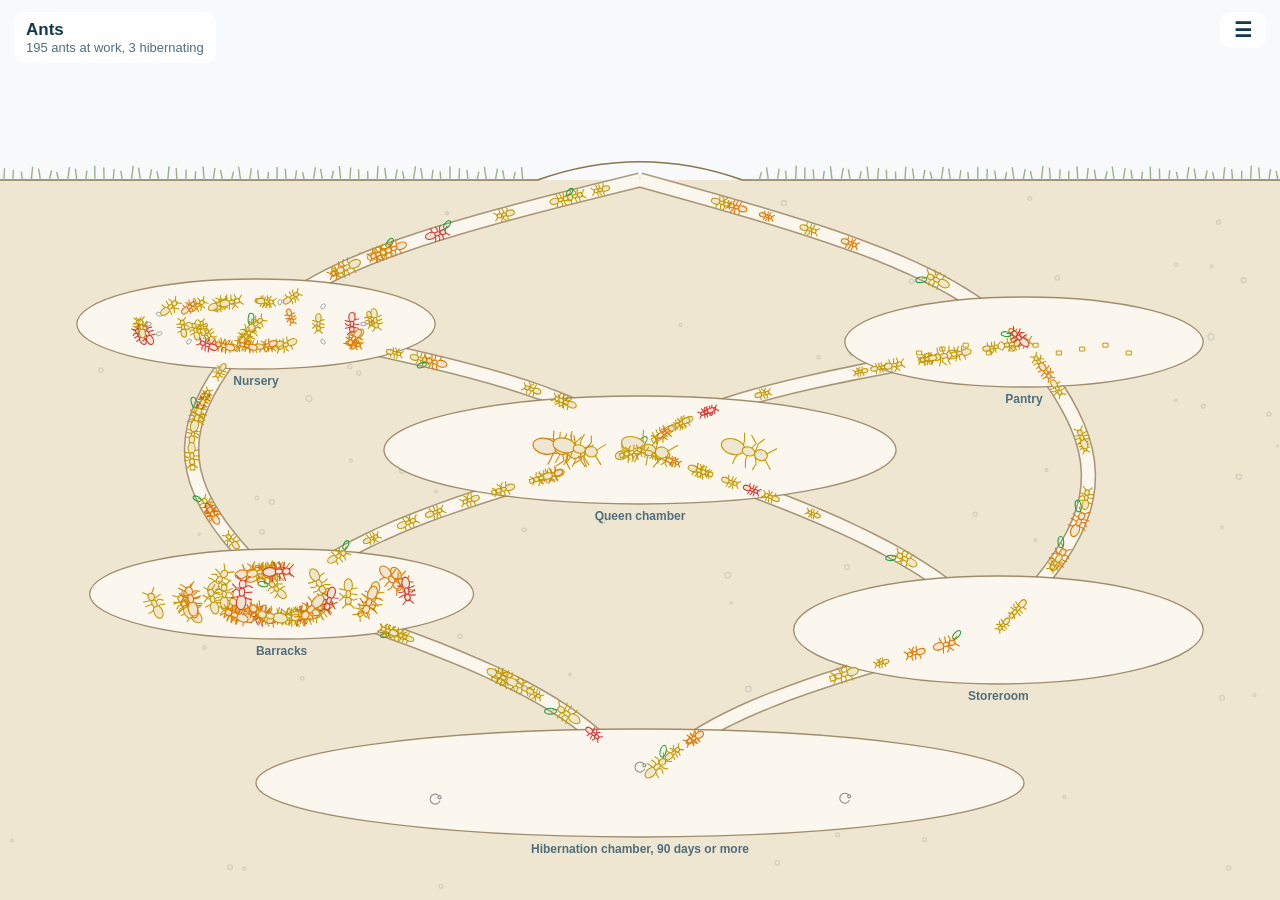
<file: ants.html>
<!doctype html>
<html lang="en">
<head>
<meta charset="utf-8">
<meta name="viewport" content="width=device-width, initial-scale=1, viewport-fit=cover">
<meta name="color-scheme" content="light">
<title>Ants</title>
<style>
:root{--land:#f6f0e2;--ink:#123a4a;--card:#ffffff;--muted:#4f6f7c;--line:#d5e7ec;color-scheme:light}
*{box-sizing:border-box}
html,body{margin:0;height:100%;background:var(--land);overflow:hidden;font-family:"Avenir Next","Segoe UI",Roboto,Helvetica,Arial,sans-serif;color:var(--ink);-webkit-tap-highlight-color:transparent}
canvas{position:fixed;inset:0;width:100%;height:100%;display:block;touch-action:none}
.title{position:fixed;left:14px;top:calc(env(safe-area-inset-top,0px) + 12px);background:rgba(255,255,255,.85);padding:8px 12px;border-radius:10px;font-weight:700;font-size:17px;pointer-events:none}
.title span{display:block;font-weight:500;font-size:13px;color:var(--muted)}
.back{position:fixed;right:14px;top:calc(env(safe-area-inset-top,0px) + 12px);background:rgba(255,255,255,.85);color:var(--ink);padding:10px 14px;border-radius:10px;font-weight:600;font-size:15px;text-decoration:none}
.sheet{position:fixed;left:12px;right:12px;bottom:calc(env(safe-area-inset-bottom,0px) + 12px);max-width:460px;margin:0 auto;background:var(--card);border-radius:16px;padding:16px 16px 14px;box-shadow:0 6px 24px rgba(18,58,74,.18);transform:translateY(160%);transition:transform .25s ease}
.sheet.open{transform:none}
.sheet h2{margin:0 0 4px;font-size:19px;word-break:break-word}
.sheet p{margin:0 0 4px;color:var(--muted);font-size:14px;word-break:break-all}
.row{display:flex;gap:10px;margin-top:12px}
button{font:inherit;font-weight:600;border:0;border-radius:10px;padding:10px 16px;cursor:pointer}
.go{background:var(--ink);color:#fff;flex:1}
.go[hidden]{display:none}
.close{background:var(--line);color:var(--ink)}
button:focus-visible,.back:focus-visible{outline:3px solid #2f6fd6;outline-offset:2px}
@media (prefers-reduced-motion:reduce){.sheet{transition:none}}
</style>
</head>
<body>
<canvas id="cv"></canvas>
<div class="title">Ants<span id="count"></span></div>
<a class="back" href="/">Back</a>
<div class="sheet" id="sheet" role="dialog" aria-live="polite">
  <h2 id="bname"></h2>
  <p id="bkind"></p>
  <p id="bage"></p>
  <p id="bhost"></p>
  <div class="row"><button class="go" id="go">Open</button><button class="close" id="shut">Close</button></div>
</div>
<script src="itch.js"></script>
<script src="viz-common.js"></script>
<script src="ants.js"></script>
  <!-- =====================================================================
       MOHAVE TECHNOLOGY GROUP // CREATOR SEAL
       Drop this ONE block into any HTML page, anywhere before </body>.
       The only thing you edit is the CONFIG object on the next few lines.
       ===================================================================== -->
  <script>
  (function () {

    /* RED PHONE: Pajamastan flag as a data URI. Self-contained so the seal
       stays a single drop-in block with no external image to host. */
    var FLAG_SRC = "[data-uri]";

    /* ---------- CONFIG: the only part you change ---------- */
    var CONFIG = {
      org:      "Mohave Technology Group",
      monogram: "MTG",
      mission:  "Practical software and hardware, built in the field.",

      // RED PHONE: Pajamastan export homage.
      nation:   "Pajamastan",
      site:     "https://pajamastan.vercel.app",
      flag:     FLAG_SRC,

      // BLUE PHONE: one money donate link (Stripe live payment link).
      donate:   "https://buy.stripe.com/28EeV64rb6ga7fneyp6AM00",

      github:   "https://github.com/sudosilo",
      linkedin: "https://www.linkedin.com/in/dicktemple"
    };
    /* ----------------------------------------------------- */


    /* ---------- LAYER 1: the signature pressed into the source ---------- */
    var head = document.head || document.getElementsByTagName("head")[0];

    head.appendChild(document.createComment(
      " Made by " + CONFIG.org + " // " + CONFIG.github + " // " + CONFIG.linkedin + " "
    ));
    // RED PHONE: export origin banner in the source.
    head.appendChild(document.createComment(
      " Certified export of " + CONFIG.nation + " // " + CONFIG.site + " "
    ));

    var metaAuthor = document.createElement("meta");
    metaAuthor.setAttribute("name", "author");
    metaAuthor.setAttribute("content", CONFIG.org);
    head.appendChild(metaAuthor);

    // RED PHONE: export-origin meta tag.
    var metaOrigin = document.createElement("meta");
    metaOrigin.setAttribute("name", "x-export-origin");
    metaOrigin.setAttribute("content", CONFIG.nation);
    head.appendChild(metaOrigin);

    [CONFIG.github, CONFIG.linkedin].forEach(function (url) {
      var l = document.createElement("link");
      l.setAttribute("rel", "me");
      l.setAttribute("href", url);
      head.appendChild(l);
    });

    var ld = document.createElement("script");
    ld.type = "application/ld+json";
    ld.textContent = JSON.stringify({
      "@context": "https://schema.org",
      "@type": "Organization",
      "name": CONFIG.org,
      "url": CONFIG.site,
      "sameAs": [CONFIG.github, CONFIG.linkedin]
    });
    head.appendChild(ld);


    /* ---------- LAYER 2: the visible seal ---------- */

    // Round Mohave Technology Group seal, kept beside the Pajamastan flag.
    function buildSeal() {
      var org = CONFIG.org.toUpperCase();
      return ''
        + '<svg class="mtg-seal-svg" viewBox="0 0 120 120" width="58" height="58" '
        +   'role="img" aria-label="' + CONFIG.org + ' seal">'
        +   '<defs>'
        +     '<path id="mtgTop" d="M 23,60 A 37,37 0 0 1 97,60" fill="none"/>'
        +   '</defs>'
        +   '<circle cx="60" cy="60" r="55" fill="none" stroke="#7a2e28" stroke-width="2.5"/>'
        +   '<circle cx="60" cy="60" r="48" fill="none" stroke="#7a2e28" stroke-width="1"/>'
        +   '<text font-family="Georgia,serif" font-size="8" fill="#7a2e28">'
        +     '<textPath href="#mtgTop" startOffset="50%" text-anchor="middle" '
        +     'textLength="106" lengthAdjust="spacingAndGlyphs">'
        +     org + '</textPath>'
        +   '</text>'
        +   '<text x="60" y="60" text-anchor="middle" dominant-baseline="central" '
        +     'font-family="Georgia,serif" font-weight="700" font-size="27" '
        +     'fill="#7a2e28">' + CONFIG.monogram + '</text>'
        +   '<g fill="#7a2e28">'
        +     '<rect x="58" y="83.5" width="4" height="4"/>'
        +     '<rect x="63" y="88.5" width="4" height="4"/>'
        +     '<rect x="53" y="93.5" width="4" height="4"/>'
        +     '<rect x="58" y="93.5" width="4" height="4"/>'
        +     '<rect x="63" y="93.5" width="4" height="4"/>'
        +   '</g>'
        + '</svg>';
    }


    var css = ''
      + '.mtg-seal{box-sizing:border-box;width:100%;background:#efe9da;'
      + 'border-top:1px solid #cabfa3;color:#2b2620;'
      + 'font-family:-apple-system,BlinkMacSystemFont,"Segoe UI",Roboto,sans-serif;'
      + 'padding:18px 20px;display:flex;flex-direction:column;align-items:center;gap:12px;}'
      + '.mtg-seal-row{display:flex;align-items:center;gap:14px;}'
      // RED PHONE: round flag badge, brand-red ring to echo the old seal.
      + '.mtg-flag-btn{background:none;border:0;padding:0;margin:0;cursor:pointer;'
      + 'display:flex;align-items:center;line-height:0;'
      + 'transition:transform .18s ease;}'
      + '.mtg-seal.open .mtg-flag-btn{transform:scale(.94);}'
      + '.mtg-flag{width:48px;height:72px;border-radius:8px;object-fit:cover;'
      + 'display:block;border:2px solid #7a2e28;box-shadow:0 1px 3px rgba(43,38,32,.25);}'
      + '.mtg-seal-btn{background:none;border:0;padding:0;margin:0;cursor:pointer;'
      + 'display:flex;align-items:center;line-height:0;transition:transform .18s ease;}'
      + '.mtg-seal.open .mtg-seal-btn{transform:rotate(-8deg) scale(.94);}'
      + '.mtg-seal-svg{display:block;}'
      + '.mtg-seal-label{text-align:left;line-height:1.35;}'
      + '.mtg-seal-org{display:block;font-family:Georgia,"Times New Roman",serif;'
      + 'font-size:14px;letter-spacing:.3px;color:#2b2620;}'
      // RED PHONE: export subtitle with an inline linkable nation word.
      + '.mtg-seal-export{display:block;font-family:Georgia,"Times New Roman",serif;'
      + 'font-size:11px;letter-spacing:.5px;text-transform:uppercase;color:#4a443b;margin:2px 0;}'
      + '.mtg-seal-link{color:#7a2e28;text-decoration:underline;}'
      + '.mtg-seal-link:hover{color:#5f231e;}'
      + '.mtg-seal-ask{display:inline-block;background:none;border:0;padding:0;margin:0;'
      + 'font:inherit;font-size:12px;color:#7a2e28;text-decoration:underline;cursor:pointer;}'
      + '.mtg-seal-panel{overflow:hidden;max-height:0;opacity:0;'
      + 'transition:max-height .25s ease,opacity .25s ease;width:100%;max-width:360px;}'
      + '.mtg-seal.open .mtg-seal-panel{max-height:300px;opacity:1;}'
      + '.mtg-seal-mission{font-style:italic;color:#4a443b;font-size:13px;'
      + 'text-align:center;margin:0 0 12px;line-height:1.5;}'
      + '.mtg-seal-links{display:flex;justify-content:center;gap:10px;}'
      + '.mtg-seal-links a{flex:1;text-align:center;text-decoration:none;'
      + 'font-size:13px;color:#2b2620;background:#faf7ef;border:1px solid #cabfa3;'
      + 'border-radius:6px;padding:8px 10px;transition:background .15s ease;}'
      + '.mtg-seal-links a:hover{background:#fff;}'
      + '.mtg-flag-btn:focus-visible,.mtg-seal-btn:focus-visible,.mtg-seal-ask:focus-visible,'
      + '.mtg-seal-link:focus-visible{outline:2px solid #7a2e28;outline-offset:3px;border-radius:4px;}'
      + '.mtg-seal-links a:focus-visible{outline:2px solid #7a2e28;outline-offset:2px;}'
      // BLUE PHONE: support the micronation donate pill with a coin icon.
      + '.mtg-donate{display:inline-flex;align-items:center;gap:10px;text-decoration:none;'
      + 'background:linear-gradient(180deg,#fffaf0,#f3e7cc);color:#2b2620;'
      + 'border:1px solid #b89a5a;border-radius:999px;padding:6px 16px 6px 6px;'
      + 'box-shadow:0 1px 0 #fff inset,0 2px 6px rgba(122,46,40,.18);'
      + 'transition:transform .15s ease,box-shadow .15s ease;}'
      + '.mtg-donate:hover{transform:translateY(-1px);box-shadow:0 1px 0 #fff inset,0 4px 10px rgba(122,46,40,.25);}'
      + '.mtg-donate:active{transform:translateY(0);}'
      + '.mtg-donate-coin{display:block;flex:none;}'
      + '.mtg-donate-text{display:flex;flex-direction:column;line-height:1.2;text-align:left;}'
      + '.mtg-donate-main{font-family:Georgia,"Times New Roman",serif;font-size:13px;color:#7a2e28;letter-spacing:.2px;}'
      + '.mtg-donate-sub{font-size:10px;letter-spacing:.8px;text-transform:uppercase;color:#6b6255;}'
      + '.mtg-donate:focus-visible{outline:2px solid #7a2e28;outline-offset:3px;}'
      + '@media (prefers-reduced-motion: reduce){.mtg-donate{transition:none;}}'
      + '@media (prefers-reduced-motion: reduce){'
      + '.mtg-flag-btn,.mtg-seal-btn,.mtg-seal-panel{transition:none;}}';

    var style = document.createElement("style");
    style.textContent = css;
    head.appendChild(style);

    var seal = document.createElement("footer");
    seal.className = "mtg-seal";
    seal.innerHTML = ''
      + '<div class="mtg-seal-row">'
      +   '<button class="mtg-flag-btn" type="button" aria-label="Toggle maker details">'
      +     '<img class="mtg-flag" src="' + CONFIG.flag + '" alt="' + CONFIG.nation + ' flag">'
      +   '</button>'
      +   '<button class="mtg-seal-btn" type="button" aria-label="Toggle maker details">'
      +     buildSeal()
      +   '</button>'
      +   '<span class="mtg-seal-label">'
      +     '<span class="mtg-seal-org">' + CONFIG.org + '</span>'
      +     '<span class="mtg-seal-export">Certified export of '
      +       '<a class="mtg-seal-link" href="' + CONFIG.site + '" target="_blank" rel="noopener">'
      +       CONFIG.nation + '</a></span>'
      +     '<button class="mtg-seal-ask" type="button" aria-expanded="false">Who made this?</button>'
      +   '</span>'
      + '</div>'
      // BLUE PHONE: donate pill, always visible under the seal row.
      + '<a class="mtg-donate" href="' + CONFIG.donate + '" target="_blank" rel="noopener">'
      +   '<svg class="mtg-donate-coin" viewBox="0 0 40 40" width="34" height="34" aria-hidden="true">'
      +       '<circle cx="20" cy="20" r="19" fill="#d9b25a" stroke="#8a6a24" stroke-width="1.5"/>'
      +       '<circle cx="20" cy="20" r="14.5" fill="#f2d68a" stroke="#b08a3a" stroke-width="1"/>'
      +       '<path d="M11 24c2-1 3-4 3-7M29 24c-2-1-3-4-3-7" fill="none" stroke="#8a6a24" stroke-width="1.2" stroke-linecap="round"/>'
      +       '<text x="20" y="25.5" text-anchor="middle" font-family="Georgia,serif" font-size="15" font-weight="bold" fill="#7a2e28">1</text>'
      +     '</svg>'
      +   '<span class="mtg-donate-text">'
      +     '<span class="mtg-donate-main">Support the Micronation of ' + CONFIG.nation + '</span>'
      +     '<span class="mtg-donate-sub">Give one money</span>'
      +   '</span>'
      + '</a>'
      + '<div class="mtg-seal-panel">'
      +   '<p class="mtg-seal-mission">' + CONFIG.mission + '</p>'
      +   '<div class="mtg-seal-links">'
      +     '<a href="' + CONFIG.site + '" target="_blank" rel="noopener">' + CONFIG.nation + '</a>'
      +     '<a href="' + CONFIG.github + '" target="_blank" rel="noopener me">GitHub</a>'
      +     '<a href="' + CONFIG.linkedin + '" target="_blank" rel="noopener me">LinkedIn</a>'
      +   '</div>'
      + '</div>';

    // RED PHONE: flag badge and "Who made this?" both toggle the panel.
    var ask = seal.querySelector(".mtg-seal-ask");
    var flagBtn = seal.querySelector(".mtg-flag-btn");
    function toggle() {
      var nowOpen = seal.classList.toggle("open");
      ask.setAttribute("aria-expanded", nowOpen ? "true" : "false");
    }
    ask.addEventListener("click", toggle);
    flagBtn.addEventListener("click", toggle);
    seal.querySelector(".mtg-seal-btn").addEventListener("click", toggle);

    // RED PHONE: drop this block into a page with no seal container and it
    // still lands at the bottom of body exactly like before. Give a page a
    // <div id="mtgSealContainer"> anywhere and the seal lands there instead,
    // which is how the landing screen pins it to its own bottom edge rather
    // than the bottom of the whole document.
    var sealContainer = document.getElementById("mtgSealContainer") || document.body;
    sealContainer.appendChild(seal);

  })();
  </script>
  <!-- ===================== END CREATOR SEAL ===================== -->
</body>
</html>
</file>
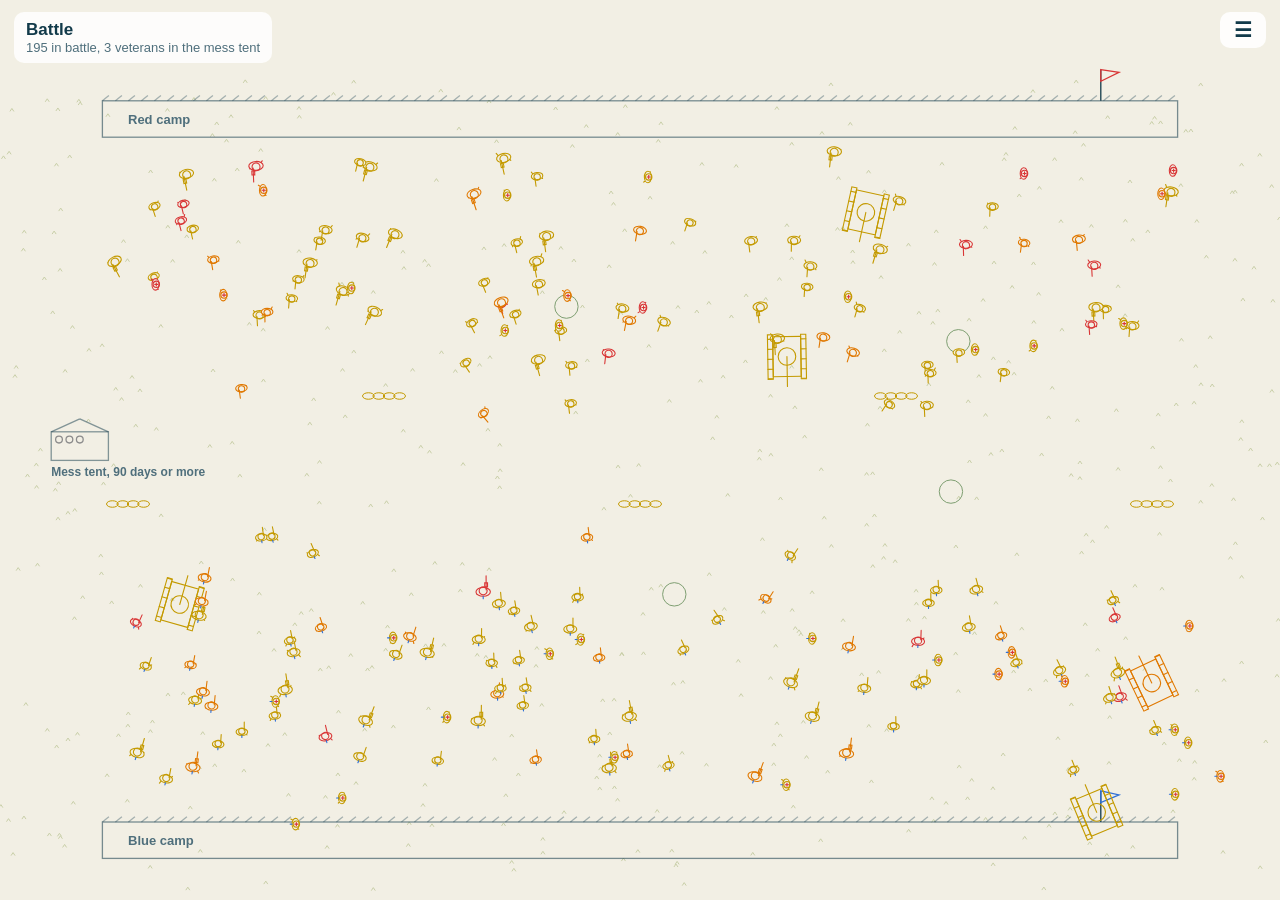
<file: battle.html>
<!doctype html>
<html lang="en">
<head>
<meta charset="utf-8">
<meta name="viewport" content="width=device-width, initial-scale=1, viewport-fit=cover">
<meta name="color-scheme" content="light">
<title>Battle</title>
<style>
:root{--land:#f2efe4;--ink:#123a4a;--card:#ffffff;--muted:#4f6f7c;--line:#d5e7ec;color-scheme:light}
*{box-sizing:border-box}
html,body{margin:0;height:100%;background:var(--land);overflow:hidden;font-family:"Avenir Next","Segoe UI",Roboto,Helvetica,Arial,sans-serif;color:var(--ink);-webkit-tap-highlight-color:transparent}
canvas{position:fixed;inset:0;width:100%;height:100%;display:block;touch-action:none}
.title{position:fixed;left:14px;top:calc(env(safe-area-inset-top,0px) + 12px);background:rgba(255,255,255,.85);padding:8px 12px;border-radius:10px;font-weight:700;font-size:17px;pointer-events:none}
.title span{display:block;font-weight:500;font-size:13px;color:var(--muted)}
.back{position:fixed;right:14px;top:calc(env(safe-area-inset-top,0px) + 12px);background:rgba(255,255,255,.85);color:var(--ink);padding:10px 14px;border-radius:10px;font-weight:600;font-size:15px;text-decoration:none}
.sheet{position:fixed;left:12px;right:12px;bottom:calc(env(safe-area-inset-bottom,0px) + 12px);max-width:460px;margin:0 auto;background:var(--card);border-radius:16px;padding:16px 16px 14px;box-shadow:0 6px 24px rgba(18,58,74,.18);transform:translateY(160%);transition:transform .25s ease}
.sheet.open{transform:none}
.sheet h2{margin:0 0 4px;font-size:19px;word-break:break-word}
.sheet p{margin:0 0 4px;color:var(--muted);font-size:14px;word-break:break-all}
.row{display:flex;gap:10px;margin-top:12px}
button{font:inherit;font-weight:600;border:0;border-radius:10px;padding:10px 16px;cursor:pointer}
.go{background:var(--ink);color:#fff;flex:1}
.go[hidden]{display:none}
.close{background:var(--line);color:var(--ink)}
button:focus-visible,.back:focus-visible{outline:3px solid #2f6fd6;outline-offset:2px}
@media (prefers-reduced-motion:reduce){.sheet{transition:none}}
</style>
</head>
<body>
<canvas id="cv"></canvas>
<div class="title">Battle<span id="count"></span></div>
<a class="back" href="/">Back</a>
<div class="sheet" id="sheet" role="dialog" aria-live="polite">
  <h2 id="bname"></h2>
  <p id="bkind"></p>
  <p id="bage"></p>
  <p id="bhost"></p>
  <div class="row"><button class="go" id="go">Open</button><button class="close" id="shut">Close</button></div>
</div>
<script src="itch.js"></script>
<script src="viz-common.js"></script>
<script src="battle.js"></script>
  <!-- =====================================================================
       MOHAVE TECHNOLOGY GROUP // CREATOR SEAL
       Drop this ONE block into any HTML page, anywhere before </body>.
       The only thing you edit is the CONFIG object on the next few lines.
       ===================================================================== -->
  <script>
  (function () {

    /* RED PHONE: Pajamastan flag as a data URI. Self-contained so the seal
       stays a single drop-in block with no external image to host. */
    var FLAG_SRC = "[data-uri]";

    /* ---------- CONFIG: the only part you change ---------- */
    var CONFIG = {
      org:      "Mohave Technology Group",
      monogram: "MTG",
      mission:  "Practical software and hardware, built in the field.",

      // RED PHONE: Pajamastan export homage.
      nation:   "Pajamastan",
      site:     "https://pajamastan.vercel.app",
      flag:     FLAG_SRC,

      // BLUE PHONE: one money donate link (Stripe live payment link).
      donate:   "https://buy.stripe.com/28EeV64rb6ga7fneyp6AM00",

      github:   "https://github.com/sudosilo",
      linkedin: "https://www.linkedin.com/in/dicktemple"
    };
    /* ----------------------------------------------------- */


    /* ---------- LAYER 1: the signature pressed into the source ---------- */
    var head = document.head || document.getElementsByTagName("head")[0];

    head.appendChild(document.createComment(
      " Made by " + CONFIG.org + " // " + CONFIG.github + " // " + CONFIG.linkedin + " "
    ));
    // RED PHONE: export origin banner in the source.
    head.appendChild(document.createComment(
      " Certified export of " + CONFIG.nation + " // " + CONFIG.site + " "
    ));

    var metaAuthor = document.createElement("meta");
    metaAuthor.setAttribute("name", "author");
    metaAuthor.setAttribute("content", CONFIG.org);
    head.appendChild(metaAuthor);

    // RED PHONE: export-origin meta tag.
    var metaOrigin = document.createElement("meta");
    metaOrigin.setAttribute("name", "x-export-origin");
    metaOrigin.setAttribute("content", CONFIG.nation);
    head.appendChild(metaOrigin);

    [CONFIG.github, CONFIG.linkedin].forEach(function (url) {
      var l = document.createElement("link");
      l.setAttribute("rel", "me");
      l.setAttribute("href", url);
      head.appendChild(l);
    });

    var ld = document.createElement("script");
    ld.type = "application/ld+json";
    ld.textContent = JSON.stringify({
      "@context": "https://schema.org",
      "@type": "Organization",
      "name": CONFIG.org,
      "url": CONFIG.site,
      "sameAs": [CONFIG.github, CONFIG.linkedin]
    });
    head.appendChild(ld);


    /* ---------- LAYER 2: the visible seal ---------- */

    // Round Mohave Technology Group seal, kept beside the Pajamastan flag.
    function buildSeal() {
      var org = CONFIG.org.toUpperCase();
      return ''
        + '<svg class="mtg-seal-svg" viewBox="0 0 120 120" width="58" height="58" '
        +   'role="img" aria-label="' + CONFIG.org + ' seal">'
        +   '<defs>'
        +     '<path id="mtgTop" d="M 23,60 A 37,37 0 0 1 97,60" fill="none"/>'
        +   '</defs>'
        +   '<circle cx="60" cy="60" r="55" fill="none" stroke="#7a2e28" stroke-width="2.5"/>'
        +   '<circle cx="60" cy="60" r="48" fill="none" stroke="#7a2e28" stroke-width="1"/>'
        +   '<text font-family="Georgia,serif" font-size="8" fill="#7a2e28">'
        +     '<textPath href="#mtgTop" startOffset="50%" text-anchor="middle" '
        +     'textLength="106" lengthAdjust="spacingAndGlyphs">'
        +     org + '</textPath>'
        +   '</text>'
        +   '<text x="60" y="60" text-anchor="middle" dominant-baseline="central" '
        +     'font-family="Georgia,serif" font-weight="700" font-size="27" '
        +     'fill="#7a2e28">' + CONFIG.monogram + '</text>'
        +   '<g fill="#7a2e28">'
        +     '<rect x="58" y="83.5" width="4" height="4"/>'
        +     '<rect x="63" y="88.5" width="4" height="4"/>'
        +     '<rect x="53" y="93.5" width="4" height="4"/>'
        +     '<rect x="58" y="93.5" width="4" height="4"/>'
        +     '<rect x="63" y="93.5" width="4" height="4"/>'
        +   '</g>'
        + '</svg>';
    }


    var css = ''
      + '.mtg-seal{box-sizing:border-box;width:100%;background:#efe9da;'
      + 'border-top:1px solid #cabfa3;color:#2b2620;'
      + 'font-family:-apple-system,BlinkMacSystemFont,"Segoe UI",Roboto,sans-serif;'
      + 'padding:18px 20px;display:flex;flex-direction:column;align-items:center;gap:12px;}'
      + '.mtg-seal-row{display:flex;align-items:center;gap:14px;}'
      // RED PHONE: round flag badge, brand-red ring to echo the old seal.
      + '.mtg-flag-btn{background:none;border:0;padding:0;margin:0;cursor:pointer;'
      + 'display:flex;align-items:center;line-height:0;'
      + 'transition:transform .18s ease;}'
      + '.mtg-seal.open .mtg-flag-btn{transform:scale(.94);}'
      + '.mtg-flag{width:48px;height:72px;border-radius:8px;object-fit:cover;'
      + 'display:block;border:2px solid #7a2e28;box-shadow:0 1px 3px rgba(43,38,32,.25);}'
      + '.mtg-seal-btn{background:none;border:0;padding:0;margin:0;cursor:pointer;'
      + 'display:flex;align-items:center;line-height:0;transition:transform .18s ease;}'
      + '.mtg-seal.open .mtg-seal-btn{transform:rotate(-8deg) scale(.94);}'
      + '.mtg-seal-svg{display:block;}'
      + '.mtg-seal-label{text-align:left;line-height:1.35;}'
      + '.mtg-seal-org{display:block;font-family:Georgia,"Times New Roman",serif;'
      + 'font-size:14px;letter-spacing:.3px;color:#2b2620;}'
      // RED PHONE: export subtitle with an inline linkable nation word.
      + '.mtg-seal-export{display:block;font-family:Georgia,"Times New Roman",serif;'
      + 'font-size:11px;letter-spacing:.5px;text-transform:uppercase;color:#4a443b;margin:2px 0;}'
      + '.mtg-seal-link{color:#7a2e28;text-decoration:underline;}'
      + '.mtg-seal-link:hover{color:#5f231e;}'
      + '.mtg-seal-ask{display:inline-block;background:none;border:0;padding:0;margin:0;'
      + 'font:inherit;font-size:12px;color:#7a2e28;text-decoration:underline;cursor:pointer;}'
      + '.mtg-seal-panel{overflow:hidden;max-height:0;opacity:0;'
      + 'transition:max-height .25s ease,opacity .25s ease;width:100%;max-width:360px;}'
      + '.mtg-seal.open .mtg-seal-panel{max-height:300px;opacity:1;}'
      + '.mtg-seal-mission{font-style:italic;color:#4a443b;font-size:13px;'
      + 'text-align:center;margin:0 0 12px;line-height:1.5;}'
      + '.mtg-seal-links{display:flex;justify-content:center;gap:10px;}'
      + '.mtg-seal-links a{flex:1;text-align:center;text-decoration:none;'
      + 'font-size:13px;color:#2b2620;background:#faf7ef;border:1px solid #cabfa3;'
      + 'border-radius:6px;padding:8px 10px;transition:background .15s ease;}'
      + '.mtg-seal-links a:hover{background:#fff;}'
      + '.mtg-flag-btn:focus-visible,.mtg-seal-btn:focus-visible,.mtg-seal-ask:focus-visible,'
      + '.mtg-seal-link:focus-visible{outline:2px solid #7a2e28;outline-offset:3px;border-radius:4px;}'
      + '.mtg-seal-links a:focus-visible{outline:2px solid #7a2e28;outline-offset:2px;}'
      // BLUE PHONE: support the micronation donate pill with a coin icon.
      + '.mtg-donate{display:inline-flex;align-items:center;gap:10px;text-decoration:none;'
      + 'background:linear-gradient(180deg,#fffaf0,#f3e7cc);color:#2b2620;'
      + 'border:1px solid #b89a5a;border-radius:999px;padding:6px 16px 6px 6px;'
      + 'box-shadow:0 1px 0 #fff inset,0 2px 6px rgba(122,46,40,.18);'
      + 'transition:transform .15s ease,box-shadow .15s ease;}'
      + '.mtg-donate:hover{transform:translateY(-1px);box-shadow:0 1px 0 #fff inset,0 4px 10px rgba(122,46,40,.25);}'
      + '.mtg-donate:active{transform:translateY(0);}'
      + '.mtg-donate-coin{display:block;flex:none;}'
      + '.mtg-donate-text{display:flex;flex-direction:column;line-height:1.2;text-align:left;}'
      + '.mtg-donate-main{font-family:Georgia,"Times New Roman",serif;font-size:13px;color:#7a2e28;letter-spacing:.2px;}'
      + '.mtg-donate-sub{font-size:10px;letter-spacing:.8px;text-transform:uppercase;color:#6b6255;}'
      + '.mtg-donate:focus-visible{outline:2px solid #7a2e28;outline-offset:3px;}'
      + '@media (prefers-reduced-motion: reduce){.mtg-donate{transition:none;}}'
      + '@media (prefers-reduced-motion: reduce){'
      + '.mtg-flag-btn,.mtg-seal-btn,.mtg-seal-panel{transition:none;}}';

    var style = document.createElement("style");
    style.textContent = css;
    head.appendChild(style);

    var seal = document.createElement("footer");
    seal.className = "mtg-seal";
    seal.innerHTML = ''
      + '<div class="mtg-seal-row">'
      +   '<button class="mtg-flag-btn" type="button" aria-label="Toggle maker details">'
      +     '<img class="mtg-flag" src="' + CONFIG.flag + '" alt="' + CONFIG.nation + ' flag">'
      +   '</button>'
      +   '<button class="mtg-seal-btn" type="button" aria-label="Toggle maker details">'
      +     buildSeal()
      +   '</button>'
      +   '<span class="mtg-seal-label">'
      +     '<span class="mtg-seal-org">' + CONFIG.org + '</span>'
      +     '<span class="mtg-seal-export">Certified export of '
      +       '<a class="mtg-seal-link" href="' + CONFIG.site + '" target="_blank" rel="noopener">'
      +       CONFIG.nation + '</a></span>'
      +     '<button class="mtg-seal-ask" type="button" aria-expanded="false">Who made this?</button>'
      +   '</span>'
      + '</div>'
      // BLUE PHONE: donate pill, always visible under the seal row.
      + '<a class="mtg-donate" href="' + CONFIG.donate + '" target="_blank" rel="noopener">'
      +   '<svg class="mtg-donate-coin" viewBox="0 0 40 40" width="34" height="34" aria-hidden="true">'
      +       '<circle cx="20" cy="20" r="19" fill="#d9b25a" stroke="#8a6a24" stroke-width="1.5"/>'
      +       '<circle cx="20" cy="20" r="14.5" fill="#f2d68a" stroke="#b08a3a" stroke-width="1"/>'
      +       '<path d="M11 24c2-1 3-4 3-7M29 24c-2-1-3-4-3-7" fill="none" stroke="#8a6a24" stroke-width="1.2" stroke-linecap="round"/>'
      +       '<text x="20" y="25.5" text-anchor="middle" font-family="Georgia,serif" font-size="15" font-weight="bold" fill="#7a2e28">1</text>'
      +     '</svg>'
      +   '<span class="mtg-donate-text">'
      +     '<span class="mtg-donate-main">Support the Micronation of ' + CONFIG.nation + '</span>'
      +     '<span class="mtg-donate-sub">Give one money</span>'
      +   '</span>'
      + '</a>'
      + '<div class="mtg-seal-panel">'
      +   '<p class="mtg-seal-mission">' + CONFIG.mission + '</p>'
      +   '<div class="mtg-seal-links">'
      +     '<a href="' + CONFIG.site + '" target="_blank" rel="noopener">' + CONFIG.nation + '</a>'
      +     '<a href="' + CONFIG.github + '" target="_blank" rel="noopener me">GitHub</a>'
      +     '<a href="' + CONFIG.linkedin + '" target="_blank" rel="noopener me">LinkedIn</a>'
      +   '</div>'
      + '</div>';

    // RED PHONE: flag badge and "Who made this?" both toggle the panel.
    var ask = seal.querySelector(".mtg-seal-ask");
    var flagBtn = seal.querySelector(".mtg-flag-btn");
    function toggle() {
      var nowOpen = seal.classList.toggle("open");
      ask.setAttribute("aria-expanded", nowOpen ? "true" : "false");
    }
    ask.addEventListener("click", toggle);
    flagBtn.addEventListener("click", toggle);
    seal.querySelector(".mtg-seal-btn").addEventListener("click", toggle);

    // RED PHONE: drop this block into a page with no seal container and it
    // still lands at the bottom of body exactly like before. Give a page a
    // <div id="mtgSealContainer"> anywhere and the seal lands there instead,
    // which is how the landing screen pins it to its own bottom edge rather
    // than the bottom of the whole document.
    var sealContainer = document.getElementById("mtgSealContainer") || document.body;
    sealContainer.appendChild(seal);

  })();
  </script>
  <!-- ===================== END CREATOR SEAL ===================== -->
</body>
</html>
</file>
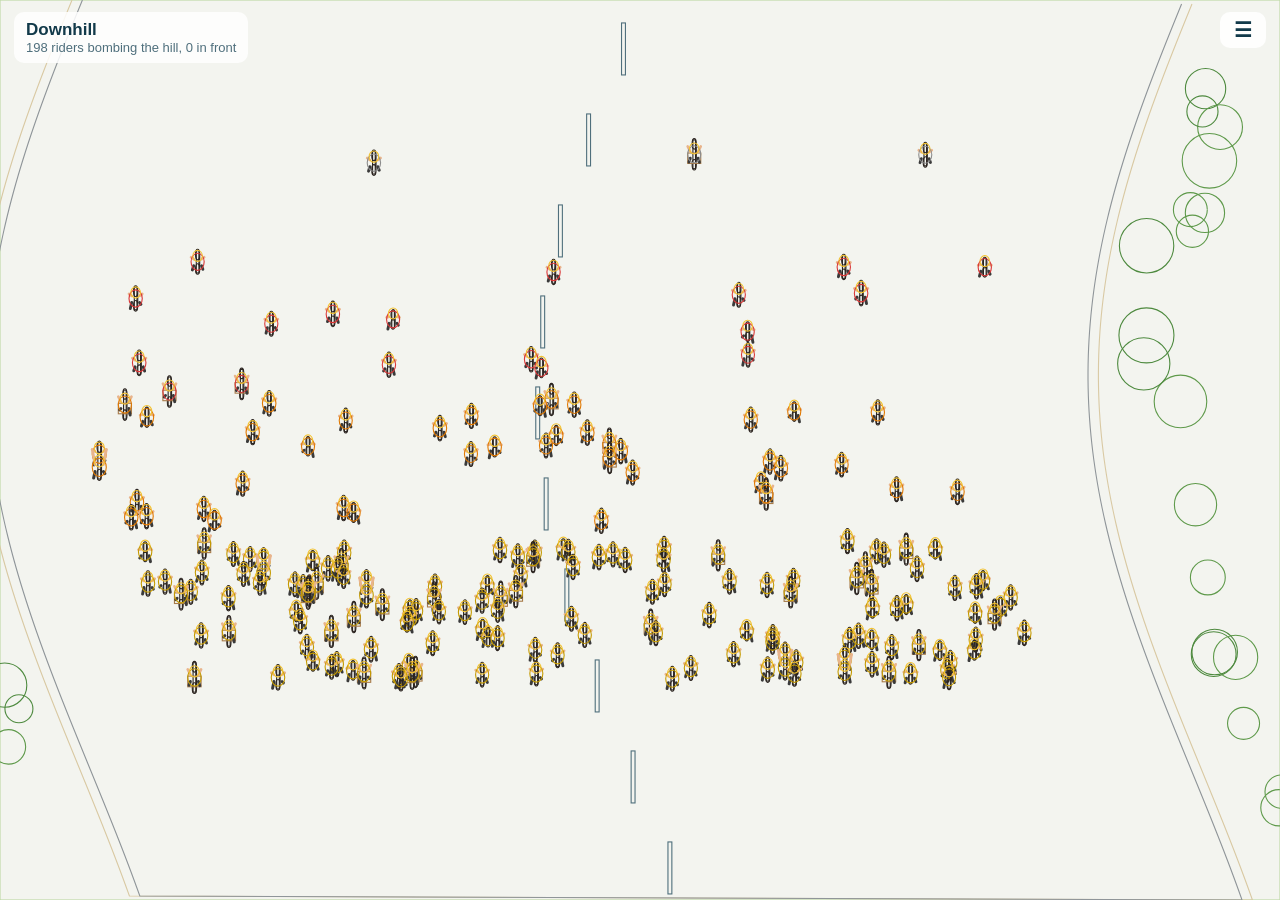
<file: bikes.html>
<!doctype html>
<html lang="en">
<head>
<meta charset="utf-8">
<meta name="viewport" content="width=device-width, initial-scale=1, viewport-fit=cover">
<meta name="color-scheme" content="light">
<title>Downhill</title>
<style>
:root{--land:#eef3f5;--ink:#123a4a;--card:#ffffff;--muted:#4f6f7c;--line:#d5e7ec;color-scheme:light}
*{box-sizing:border-box}
html,body{margin:0;height:100%;background:var(--land);overflow:hidden;font-family:"Avenir Next","Segoe UI",Roboto,Helvetica,Arial,sans-serif;color:var(--ink);-webkit-tap-highlight-color:transparent}
canvas{position:fixed;inset:0;width:100%;height:100%;display:block;touch-action:none}
.title{position:fixed;left:14px;top:calc(env(safe-area-inset-top,0px) + 12px);background:rgba(255,255,255,.85);padding:8px 12px;border-radius:10px;font-weight:700;font-size:17px;pointer-events:none}
.title span{display:block;font-weight:500;font-size:13px;color:var(--muted)}
.back{position:fixed;right:14px;top:calc(env(safe-area-inset-top,0px) + 12px);background:rgba(255,255,255,.85);color:var(--ink);padding:10px 14px;border-radius:10px;font-weight:600;font-size:15px;text-decoration:none}
.sheet{position:fixed;left:12px;right:12px;bottom:calc(env(safe-area-inset-bottom,0px) + 12px);max-width:460px;margin:0 auto;background:var(--card);border-radius:16px;padding:16px 16px 14px;box-shadow:0 6px 24px rgba(18,58,74,.18);transform:translateY(160%);transition:transform .25s ease}
.sheet.open{transform:none}
.sheet h2{margin:0 0 4px;font-size:19px;word-break:break-word}
.sheet p{margin:0 0 4px;color:var(--muted);font-size:14px;word-break:break-all}
.row{display:flex;gap:10px;margin-top:12px}
button{font:inherit;font-weight:600;border:0;border-radius:10px;padding:10px 16px;cursor:pointer}
.go{background:var(--ink);color:#fff;flex:1}
.go[hidden]{display:none}
.close{background:var(--line);color:var(--ink)}
button:focus-visible,.back:focus-visible{outline:3px solid #2f6fd6;outline-offset:2px}
@media (prefers-reduced-motion:reduce){.sheet{transition:none}}
</style>
</head>
<body data-scene="bike">
<canvas id="cv"></canvas>
<div class="title">Downhill<span id="count"></span></div>
<a class="back" href="/">Back</a>
<div class="sheet" id="sheet" role="dialog" aria-live="polite">
  <h2 id="bname"></h2>
  <p id="bkind"></p>
  <p id="bage"></p>
  <p id="bhost"></p>
  <div class="row"><button class="go" id="go">Open</button><button class="close" id="shut">Close</button></div>
</div>
<script src="itch.js"></script>
<script src="viz-common.js"></script>
<script src="downhill.js"></script>
  <!-- =====================================================================
       MOHAVE TECHNOLOGY GROUP // CREATOR SEAL
       Drop this ONE block into any HTML page, anywhere before </body>.
       The only thing you edit is the CONFIG object on the next few lines.
       ===================================================================== -->
  <script>
  (function () {

    /* RED PHONE: Pajamastan flag as a data URI. Self-contained so the seal
       stays a single drop-in block with no external image to host. */
    var FLAG_SRC = "[data-uri]";

    /* ---------- CONFIG: the only part you change ---------- */
    var CONFIG = {
      org:      "Mohave Technology Group",
      monogram: "MTG",
      mission:  "Practical software and hardware, built in the field.",

      // RED PHONE: Pajamastan export homage.
      nation:   "Pajamastan",
      site:     "https://pajamastan.vercel.app",
      flag:     FLAG_SRC,

      // BLUE PHONE: one money donate link (Stripe live payment link).
      donate:   "https://buy.stripe.com/28EeV64rb6ga7fneyp6AM00",

      github:   "https://github.com/sudosilo",
      linkedin: "https://www.linkedin.com/in/dicktemple"
    };
    /* ----------------------------------------------------- */


    /* ---------- LAYER 1: the signature pressed into the source ---------- */
    var head = document.head || document.getElementsByTagName("head")[0];

    head.appendChild(document.createComment(
      " Made by " + CONFIG.org + " // " + CONFIG.github + " // " + CONFIG.linkedin + " "
    ));
    // RED PHONE: export origin banner in the source.
    head.appendChild(document.createComment(
      " Certified export of " + CONFIG.nation + " // " + CONFIG.site + " "
    ));

    var metaAuthor = document.createElement("meta");
    metaAuthor.setAttribute("name", "author");
    metaAuthor.setAttribute("content", CONFIG.org);
    head.appendChild(metaAuthor);

    // RED PHONE: export-origin meta tag.
    var metaOrigin = document.createElement("meta");
    metaOrigin.setAttribute("name", "x-export-origin");
    metaOrigin.setAttribute("content", CONFIG.nation);
    head.appendChild(metaOrigin);

    [CONFIG.github, CONFIG.linkedin].forEach(function (url) {
      var l = document.createElement("link");
      l.setAttribute("rel", "me");
      l.setAttribute("href", url);
      head.appendChild(l);
    });

    var ld = document.createElement("script");
    ld.type = "application/ld+json";
    ld.textContent = JSON.stringify({
      "@context": "https://schema.org",
      "@type": "Organization",
      "name": CONFIG.org,
      "url": CONFIG.site,
      "sameAs": [CONFIG.github, CONFIG.linkedin]
    });
    head.appendChild(ld);


    /* ---------- LAYER 2: the visible seal ---------- */

    // Round Mohave Technology Group seal, kept beside the Pajamastan flag.
    function buildSeal() {
      var org = CONFIG.org.toUpperCase();
      return ''
        + '<svg class="mtg-seal-svg" viewBox="0 0 120 120" width="58" height="58" '
        +   'role="img" aria-label="' + CONFIG.org + ' seal">'
        +   '<defs>'
        +     '<path id="mtgTop" d="M 23,60 A 37,37 0 0 1 97,60" fill="none"/>'
        +   '</defs>'
        +   '<circle cx="60" cy="60" r="55" fill="none" stroke="#7a2e28" stroke-width="2.5"/>'
        +   '<circle cx="60" cy="60" r="48" fill="none" stroke="#7a2e28" stroke-width="1"/>'
        +   '<text font-family="Georgia,serif" font-size="8" fill="#7a2e28">'
        +     '<textPath href="#mtgTop" startOffset="50%" text-anchor="middle" '
        +     'textLength="106" lengthAdjust="spacingAndGlyphs">'
        +     org + '</textPath>'
        +   '</text>'
        +   '<text x="60" y="60" text-anchor="middle" dominant-baseline="central" '
        +     'font-family="Georgia,serif" font-weight="700" font-size="27" '
        +     'fill="#7a2e28">' + CONFIG.monogram + '</text>'
        +   '<g fill="#7a2e28">'
        +     '<rect x="58" y="83.5" width="4" height="4"/>'
        +     '<rect x="63" y="88.5" width="4" height="4"/>'
        +     '<rect x="53" y="93.5" width="4" height="4"/>'
        +     '<rect x="58" y="93.5" width="4" height="4"/>'
        +     '<rect x="63" y="93.5" width="4" height="4"/>'
        +   '</g>'
        + '</svg>';
    }


    var css = ''
      + '.mtg-seal{box-sizing:border-box;width:100%;background:#efe9da;'
      + 'border-top:1px solid #cabfa3;color:#2b2620;'
      + 'font-family:-apple-system,BlinkMacSystemFont,"Segoe UI",Roboto,sans-serif;'
      + 'padding:18px 20px;display:flex;flex-direction:column;align-items:center;gap:12px;}'
      + '.mtg-seal-row{display:flex;align-items:center;gap:14px;}'
      // RED PHONE: round flag badge, brand-red ring to echo the old seal.
      + '.mtg-flag-btn{background:none;border:0;padding:0;margin:0;cursor:pointer;'
      + 'display:flex;align-items:center;line-height:0;'
      + 'transition:transform .18s ease;}'
      + '.mtg-seal.open .mtg-flag-btn{transform:scale(.94);}'
      + '.mtg-flag{width:48px;height:72px;border-radius:8px;object-fit:cover;'
      + 'display:block;border:2px solid #7a2e28;box-shadow:0 1px 3px rgba(43,38,32,.25);}'
      + '.mtg-seal-btn{background:none;border:0;padding:0;margin:0;cursor:pointer;'
      + 'display:flex;align-items:center;line-height:0;transition:transform .18s ease;}'
      + '.mtg-seal.open .mtg-seal-btn{transform:rotate(-8deg) scale(.94);}'
      + '.mtg-seal-svg{display:block;}'
      + '.mtg-seal-label{text-align:left;line-height:1.35;}'
      + '.mtg-seal-org{display:block;font-family:Georgia,"Times New Roman",serif;'
      + 'font-size:14px;letter-spacing:.3px;color:#2b2620;}'
      // RED PHONE: export subtitle with an inline linkable nation word.
      + '.mtg-seal-export{display:block;font-family:Georgia,"Times New Roman",serif;'
      + 'font-size:11px;letter-spacing:.5px;text-transform:uppercase;color:#4a443b;margin:2px 0;}'
      + '.mtg-seal-link{color:#7a2e28;text-decoration:underline;}'
      + '.mtg-seal-link:hover{color:#5f231e;}'
      + '.mtg-seal-ask{display:inline-block;background:none;border:0;padding:0;margin:0;'
      + 'font:inherit;font-size:12px;color:#7a2e28;text-decoration:underline;cursor:pointer;}'
      + '.mtg-seal-panel{overflow:hidden;max-height:0;opacity:0;'
      + 'transition:max-height .25s ease,opacity .25s ease;width:100%;max-width:360px;}'
      + '.mtg-seal.open .mtg-seal-panel{max-height:300px;opacity:1;}'
      + '.mtg-seal-mission{font-style:italic;color:#4a443b;font-size:13px;'
      + 'text-align:center;margin:0 0 12px;line-height:1.5;}'
      + '.mtg-seal-links{display:flex;justify-content:center;gap:10px;}'
      + '.mtg-seal-links a{flex:1;text-align:center;text-decoration:none;'
      + 'font-size:13px;color:#2b2620;background:#faf7ef;border:1px solid #cabfa3;'
      + 'border-radius:6px;padding:8px 10px;transition:background .15s ease;}'
      + '.mtg-seal-links a:hover{background:#fff;}'
      + '.mtg-flag-btn:focus-visible,.mtg-seal-btn:focus-visible,.mtg-seal-ask:focus-visible,'
      + '.mtg-seal-link:focus-visible{outline:2px solid #7a2e28;outline-offset:3px;border-radius:4px;}'
      + '.mtg-seal-links a:focus-visible{outline:2px solid #7a2e28;outline-offset:2px;}'
      // BLUE PHONE: support the micronation donate pill with a coin icon.
      + '.mtg-donate{display:inline-flex;align-items:center;gap:10px;text-decoration:none;'
      + 'background:linear-gradient(180deg,#fffaf0,#f3e7cc);color:#2b2620;'
      + 'border:1px solid #b89a5a;border-radius:999px;padding:6px 16px 6px 6px;'
      + 'box-shadow:0 1px 0 #fff inset,0 2px 6px rgba(122,46,40,.18);'
      + 'transition:transform .15s ease,box-shadow .15s ease;}'
      + '.mtg-donate:hover{transform:translateY(-1px);box-shadow:0 1px 0 #fff inset,0 4px 10px rgba(122,46,40,.25);}'
      + '.mtg-donate:active{transform:translateY(0);}'
      + '.mtg-donate-coin{display:block;flex:none;}'
      + '.mtg-donate-text{display:flex;flex-direction:column;line-height:1.2;text-align:left;}'
      + '.mtg-donate-main{font-family:Georgia,"Times New Roman",serif;font-size:13px;color:#7a2e28;letter-spacing:.2px;}'
      + '.mtg-donate-sub{font-size:10px;letter-spacing:.8px;text-transform:uppercase;color:#6b6255;}'
      + '.mtg-donate:focus-visible{outline:2px solid #7a2e28;outline-offset:3px;}'
      + '@media (prefers-reduced-motion: reduce){.mtg-donate{transition:none;}}'
      + '@media (prefers-reduced-motion: reduce){'
      + '.mtg-flag-btn,.mtg-seal-btn,.mtg-seal-panel{transition:none;}}';

    var style = document.createElement("style");
    style.textContent = css;
    head.appendChild(style);

    var seal = document.createElement("footer");
    seal.className = "mtg-seal";
    seal.innerHTML = ''
      + '<div class="mtg-seal-row">'
      +   '<button class="mtg-flag-btn" type="button" aria-label="Toggle maker details">'
      +     '<img class="mtg-flag" src="' + CONFIG.flag + '" alt="' + CONFIG.nation + ' flag">'
      +   '</button>'
      +   '<button class="mtg-seal-btn" type="button" aria-label="Toggle maker details">'
      +     buildSeal()
      +   '</button>'
      +   '<span class="mtg-seal-label">'
      +     '<span class="mtg-seal-org">' + CONFIG.org + '</span>'
      +     '<span class="mtg-seal-export">Certified export of '
      +       '<a class="mtg-seal-link" href="' + CONFIG.site + '" target="_blank" rel="noopener">'
      +       CONFIG.nation + '</a></span>'
      +     '<button class="mtg-seal-ask" type="button" aria-expanded="false">Who made this?</button>'
      +   '</span>'
      + '</div>'
      // BLUE PHONE: donate pill, always visible under the seal row.
      + '<a class="mtg-donate" href="' + CONFIG.donate + '" target="_blank" rel="noopener">'
      +   '<svg class="mtg-donate-coin" viewBox="0 0 40 40" width="34" height="34" aria-hidden="true">'
      +       '<circle cx="20" cy="20" r="19" fill="#d9b25a" stroke="#8a6a24" stroke-width="1.5"/>'
      +       '<circle cx="20" cy="20" r="14.5" fill="#f2d68a" stroke="#b08a3a" stroke-width="1"/>'
      +       '<path d="M11 24c2-1 3-4 3-7M29 24c-2-1-3-4-3-7" fill="none" stroke="#8a6a24" stroke-width="1.2" stroke-linecap="round"/>'
      +       '<text x="20" y="25.5" text-anchor="middle" font-family="Georgia,serif" font-size="15" font-weight="bold" fill="#7a2e28">1</text>'
      +     '</svg>'
      +   '<span class="mtg-donate-text">'
      +     '<span class="mtg-donate-main">Support the Micronation of ' + CONFIG.nation + '</span>'
      +     '<span class="mtg-donate-sub">Give one money</span>'
      +   '</span>'
      + '</a>'
      + '<div class="mtg-seal-panel">'
      +   '<p class="mtg-seal-mission">' + CONFIG.mission + '</p>'
      +   '<div class="mtg-seal-links">'
      +     '<a href="' + CONFIG.site + '" target="_blank" rel="noopener">' + CONFIG.nation + '</a>'
      +     '<a href="' + CONFIG.github + '" target="_blank" rel="noopener me">GitHub</a>'
      +     '<a href="' + CONFIG.linkedin + '" target="_blank" rel="noopener me">LinkedIn</a>'
      +   '</div>'
      + '</div>';

    // RED PHONE: flag badge and "Who made this?" both toggle the panel.
    var ask = seal.querySelector(".mtg-seal-ask");
    var flagBtn = seal.querySelector(".mtg-flag-btn");
    function toggle() {
      var nowOpen = seal.classList.toggle("open");
      ask.setAttribute("aria-expanded", nowOpen ? "true" : "false");
    }
    ask.addEventListener("click", toggle);
    flagBtn.addEventListener("click", toggle);
    seal.querySelector(".mtg-seal-btn").addEventListener("click", toggle);

    // RED PHONE: drop this block into a page with no seal container and it
    // still lands at the bottom of body exactly like before. Give a page a
    // <div id="mtgSealContainer"> anywhere and the seal lands there instead,
    // which is how the landing screen pins it to its own bottom edge rather
    // than the bottom of the whole document.
    var sealContainer = document.getElementById("mtgSealContainer") || document.body;
    sealContainer.appendChild(seal);

  })();
  </script>
  <!-- ===================== END CREATOR SEAL ===================== -->
</body>
</html>
</file>
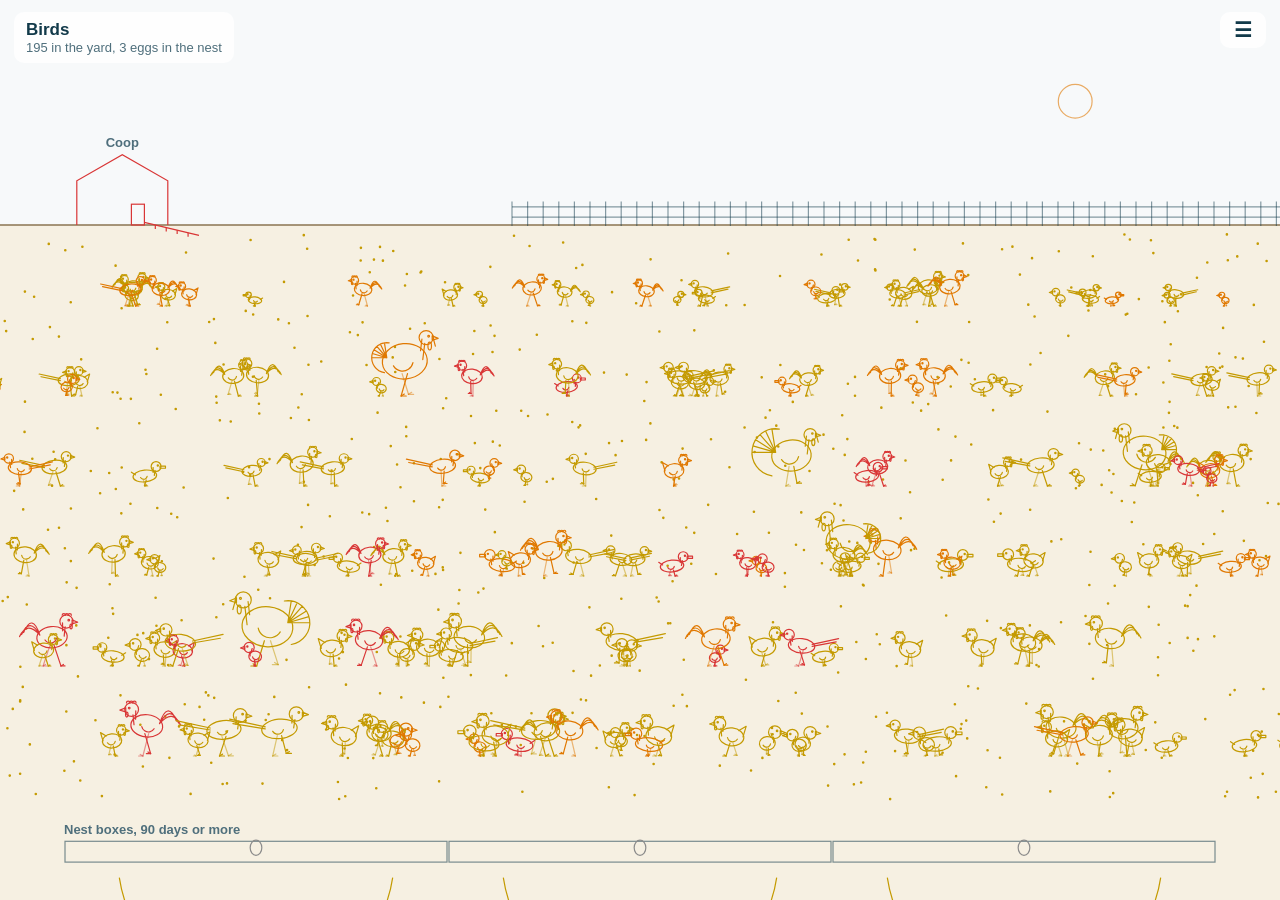
<file: birds.html>
<!doctype html>
<html lang="en">
<head>
<meta charset="utf-8">
<meta name="viewport" content="width=device-width, initial-scale=1, viewport-fit=cover">
<meta name="color-scheme" content="light">
<title>Birds</title>
<style>
:root{--land:#f6f0e2;--ink:#123a4a;--card:#ffffff;--muted:#4f6f7c;--line:#d5e7ec;color-scheme:light}
*{box-sizing:border-box}
html,body{margin:0;height:100%;background:var(--land);overflow:hidden;font-family:"Avenir Next","Segoe UI",Roboto,Helvetica,Arial,sans-serif;color:var(--ink);-webkit-tap-highlight-color:transparent}
canvas{position:fixed;inset:0;width:100%;height:100%;display:block;touch-action:none}
.title{position:fixed;left:14px;top:calc(env(safe-area-inset-top,0px) + 12px);background:rgba(255,255,255,.85);padding:8px 12px;border-radius:10px;font-weight:700;font-size:17px;pointer-events:none}
.title span{display:block;font-weight:500;font-size:13px;color:var(--muted)}
.back{position:fixed;right:14px;top:calc(env(safe-area-inset-top,0px) + 12px);background:rgba(255,255,255,.85);color:var(--ink);padding:10px 14px;border-radius:10px;font-weight:600;font-size:15px;text-decoration:none}
.sheet{position:fixed;left:12px;right:12px;bottom:calc(env(safe-area-inset-bottom,0px) + 12px);max-width:460px;margin:0 auto;background:var(--card);border-radius:16px;padding:16px 16px 14px;box-shadow:0 6px 24px rgba(18,58,74,.18);transform:translateY(160%);transition:transform .25s ease}
.sheet.open{transform:none}
.sheet h2{margin:0 0 4px;font-size:19px;word-break:break-word}
.sheet p{margin:0 0 4px;color:var(--muted);font-size:14px;word-break:break-all}
.row{display:flex;gap:10px;margin-top:12px}
button{font:inherit;font-weight:600;border:0;border-radius:10px;padding:10px 16px;cursor:pointer}
.go{background:var(--ink);color:#fff;flex:1}
.go[hidden]{display:none}
.close{background:var(--line);color:var(--ink)}
button:focus-visible,.back:focus-visible{outline:3px solid #2f6fd6;outline-offset:2px}
@media (prefers-reduced-motion:reduce){.sheet{transition:none}}
</style>
</head>
<body>
<canvas id="cv"></canvas>
<div class="title">Birds<span id="count"></span></div>
<a class="back" href="/">Back</a>
<div class="sheet" id="sheet" role="dialog" aria-live="polite">
  <h2 id="bname"></h2>
  <p id="bkind"></p>
  <p id="bage"></p>
  <p id="bhost"></p>
  <div class="row"><button class="go" id="go">Open</button><button class="close" id="shut">Close</button></div>
</div>
<script src="itch.js"></script>
<script src="viz-common.js"></script>
<script src="birds.js"></script>
  <!-- =====================================================================
       MOHAVE TECHNOLOGY GROUP // CREATOR SEAL
       Drop this ONE block into any HTML page, anywhere before </body>.
       The only thing you edit is the CONFIG object on the next few lines.
       ===================================================================== -->
  <script>
  (function () {

    /* RED PHONE: Pajamastan flag as a data URI. Self-contained so the seal
       stays a single drop-in block with no external image to host. */
    var FLAG_SRC = "[data-uri]";

    /* ---------- CONFIG: the only part you change ---------- */
    var CONFIG = {
      org:      "Mohave Technology Group",
      monogram: "MTG",
      mission:  "Practical software and hardware, built in the field.",

      // RED PHONE: Pajamastan export homage.
      nation:   "Pajamastan",
      site:     "https://pajamastan.vercel.app",
      flag:     FLAG_SRC,

      // BLUE PHONE: one money donate link (Stripe live payment link).
      donate:   "https://buy.stripe.com/28EeV64rb6ga7fneyp6AM00",

      github:   "https://github.com/sudosilo",
      linkedin: "https://www.linkedin.com/in/dicktemple"
    };
    /* ----------------------------------------------------- */


    /* ---------- LAYER 1: the signature pressed into the source ---------- */
    var head = document.head || document.getElementsByTagName("head")[0];

    head.appendChild(document.createComment(
      " Made by " + CONFIG.org + " // " + CONFIG.github + " // " + CONFIG.linkedin + " "
    ));
    // RED PHONE: export origin banner in the source.
    head.appendChild(document.createComment(
      " Certified export of " + CONFIG.nation + " // " + CONFIG.site + " "
    ));

    var metaAuthor = document.createElement("meta");
    metaAuthor.setAttribute("name", "author");
    metaAuthor.setAttribute("content", CONFIG.org);
    head.appendChild(metaAuthor);

    // RED PHONE: export-origin meta tag.
    var metaOrigin = document.createElement("meta");
    metaOrigin.setAttribute("name", "x-export-origin");
    metaOrigin.setAttribute("content", CONFIG.nation);
    head.appendChild(metaOrigin);

    [CONFIG.github, CONFIG.linkedin].forEach(function (url) {
      var l = document.createElement("link");
      l.setAttribute("rel", "me");
      l.setAttribute("href", url);
      head.appendChild(l);
    });

    var ld = document.createElement("script");
    ld.type = "application/ld+json";
    ld.textContent = JSON.stringify({
      "@context": "https://schema.org",
      "@type": "Organization",
      "name": CONFIG.org,
      "url": CONFIG.site,
      "sameAs": [CONFIG.github, CONFIG.linkedin]
    });
    head.appendChild(ld);


    /* ---------- LAYER 2: the visible seal ---------- */

    // Round Mohave Technology Group seal, kept beside the Pajamastan flag.
    function buildSeal() {
      var org = CONFIG.org.toUpperCase();
      return ''
        + '<svg class="mtg-seal-svg" viewBox="0 0 120 120" width="58" height="58" '
        +   'role="img" aria-label="' + CONFIG.org + ' seal">'
        +   '<defs>'
        +     '<path id="mtgTop" d="M 23,60 A 37,37 0 0 1 97,60" fill="none"/>'
        +   '</defs>'
        +   '<circle cx="60" cy="60" r="55" fill="none" stroke="#7a2e28" stroke-width="2.5"/>'
        +   '<circle cx="60" cy="60" r="48" fill="none" stroke="#7a2e28" stroke-width="1"/>'
        +   '<text font-family="Georgia,serif" font-size="8" fill="#7a2e28">'
        +     '<textPath href="#mtgTop" startOffset="50%" text-anchor="middle" '
        +     'textLength="106" lengthAdjust="spacingAndGlyphs">'
        +     org + '</textPath>'
        +   '</text>'
        +   '<text x="60" y="60" text-anchor="middle" dominant-baseline="central" '
        +     'font-family="Georgia,serif" font-weight="700" font-size="27" '
        +     'fill="#7a2e28">' + CONFIG.monogram + '</text>'
        +   '<g fill="#7a2e28">'
        +     '<rect x="58" y="83.5" width="4" height="4"/>'
        +     '<rect x="63" y="88.5" width="4" height="4"/>'
        +     '<rect x="53" y="93.5" width="4" height="4"/>'
        +     '<rect x="58" y="93.5" width="4" height="4"/>'
        +     '<rect x="63" y="93.5" width="4" height="4"/>'
        +   '</g>'
        + '</svg>';
    }


    var css = ''
      + '.mtg-seal{box-sizing:border-box;width:100%;background:#efe9da;'
      + 'border-top:1px solid #cabfa3;color:#2b2620;'
      + 'font-family:-apple-system,BlinkMacSystemFont,"Segoe UI",Roboto,sans-serif;'
      + 'padding:18px 20px;display:flex;flex-direction:column;align-items:center;gap:12px;}'
      + '.mtg-seal-row{display:flex;align-items:center;gap:14px;}'
      // RED PHONE: round flag badge, brand-red ring to echo the old seal.
      + '.mtg-flag-btn{background:none;border:0;padding:0;margin:0;cursor:pointer;'
      + 'display:flex;align-items:center;line-height:0;'
      + 'transition:transform .18s ease;}'
      + '.mtg-seal.open .mtg-flag-btn{transform:scale(.94);}'
      + '.mtg-flag{width:48px;height:72px;border-radius:8px;object-fit:cover;'
      + 'display:block;border:2px solid #7a2e28;box-shadow:0 1px 3px rgba(43,38,32,.25);}'
      + '.mtg-seal-btn{background:none;border:0;padding:0;margin:0;cursor:pointer;'
      + 'display:flex;align-items:center;line-height:0;transition:transform .18s ease;}'
      + '.mtg-seal.open .mtg-seal-btn{transform:rotate(-8deg) scale(.94);}'
      + '.mtg-seal-svg{display:block;}'
      + '.mtg-seal-label{text-align:left;line-height:1.35;}'
      + '.mtg-seal-org{display:block;font-family:Georgia,"Times New Roman",serif;'
      + 'font-size:14px;letter-spacing:.3px;color:#2b2620;}'
      // RED PHONE: export subtitle with an inline linkable nation word.
      + '.mtg-seal-export{display:block;font-family:Georgia,"Times New Roman",serif;'
      + 'font-size:11px;letter-spacing:.5px;text-transform:uppercase;color:#4a443b;margin:2px 0;}'
      + '.mtg-seal-link{color:#7a2e28;text-decoration:underline;}'
      + '.mtg-seal-link:hover{color:#5f231e;}'
      + '.mtg-seal-ask{display:inline-block;background:none;border:0;padding:0;margin:0;'
      + 'font:inherit;font-size:12px;color:#7a2e28;text-decoration:underline;cursor:pointer;}'
      + '.mtg-seal-panel{overflow:hidden;max-height:0;opacity:0;'
      + 'transition:max-height .25s ease,opacity .25s ease;width:100%;max-width:360px;}'
      + '.mtg-seal.open .mtg-seal-panel{max-height:300px;opacity:1;}'
      + '.mtg-seal-mission{font-style:italic;color:#4a443b;font-size:13px;'
      + 'text-align:center;margin:0 0 12px;line-height:1.5;}'
      + '.mtg-seal-links{display:flex;justify-content:center;gap:10px;}'
      + '.mtg-seal-links a{flex:1;text-align:center;text-decoration:none;'
      + 'font-size:13px;color:#2b2620;background:#faf7ef;border:1px solid #cabfa3;'
      + 'border-radius:6px;padding:8px 10px;transition:background .15s ease;}'
      + '.mtg-seal-links a:hover{background:#fff;}'
      + '.mtg-flag-btn:focus-visible,.mtg-seal-btn:focus-visible,.mtg-seal-ask:focus-visible,'
      + '.mtg-seal-link:focus-visible{outline:2px solid #7a2e28;outline-offset:3px;border-radius:4px;}'
      + '.mtg-seal-links a:focus-visible{outline:2px solid #7a2e28;outline-offset:2px;}'
      // BLUE PHONE: support the micronation donate pill with a coin icon.
      + '.mtg-donate{display:inline-flex;align-items:center;gap:10px;text-decoration:none;'
      + 'background:linear-gradient(180deg,#fffaf0,#f3e7cc);color:#2b2620;'
      + 'border:1px solid #b89a5a;border-radius:999px;padding:6px 16px 6px 6px;'
      + 'box-shadow:0 1px 0 #fff inset,0 2px 6px rgba(122,46,40,.18);'
      + 'transition:transform .15s ease,box-shadow .15s ease;}'
      + '.mtg-donate:hover{transform:translateY(-1px);box-shadow:0 1px 0 #fff inset,0 4px 10px rgba(122,46,40,.25);}'
      + '.mtg-donate:active{transform:translateY(0);}'
      + '.mtg-donate-coin{display:block;flex:none;}'
      + '.mtg-donate-text{display:flex;flex-direction:column;line-height:1.2;text-align:left;}'
      + '.mtg-donate-main{font-family:Georgia,"Times New Roman",serif;font-size:13px;color:#7a2e28;letter-spacing:.2px;}'
      + '.mtg-donate-sub{font-size:10px;letter-spacing:.8px;text-transform:uppercase;color:#6b6255;}'
      + '.mtg-donate:focus-visible{outline:2px solid #7a2e28;outline-offset:3px;}'
      + '@media (prefers-reduced-motion: reduce){.mtg-donate{transition:none;}}'
      + '@media (prefers-reduced-motion: reduce){'
      + '.mtg-flag-btn,.mtg-seal-btn,.mtg-seal-panel{transition:none;}}';

    var style = document.createElement("style");
    style.textContent = css;
    head.appendChild(style);

    var seal = document.createElement("footer");
    seal.className = "mtg-seal";
    seal.innerHTML = ''
      + '<div class="mtg-seal-row">'
      +   '<button class="mtg-flag-btn" type="button" aria-label="Toggle maker details">'
      +     '<img class="mtg-flag" src="' + CONFIG.flag + '" alt="' + CONFIG.nation + ' flag">'
      +   '</button>'
      +   '<button class="mtg-seal-btn" type="button" aria-label="Toggle maker details">'
      +     buildSeal()
      +   '</button>'
      +   '<span class="mtg-seal-label">'
      +     '<span class="mtg-seal-org">' + CONFIG.org + '</span>'
      +     '<span class="mtg-seal-export">Certified export of '
      +       '<a class="mtg-seal-link" href="' + CONFIG.site + '" target="_blank" rel="noopener">'
      +       CONFIG.nation + '</a></span>'
      +     '<button class="mtg-seal-ask" type="button" aria-expanded="false">Who made this?</button>'
      +   '</span>'
      + '</div>'
      // BLUE PHONE: donate pill, always visible under the seal row.
      + '<a class="mtg-donate" href="' + CONFIG.donate + '" target="_blank" rel="noopener">'
      +   '<svg class="mtg-donate-coin" viewBox="0 0 40 40" width="34" height="34" aria-hidden="true">'
      +       '<circle cx="20" cy="20" r="19" fill="#d9b25a" stroke="#8a6a24" stroke-width="1.5"/>'
      +       '<circle cx="20" cy="20" r="14.5" fill="#f2d68a" stroke="#b08a3a" stroke-width="1"/>'
      +       '<path d="M11 24c2-1 3-4 3-7M29 24c-2-1-3-4-3-7" fill="none" stroke="#8a6a24" stroke-width="1.2" stroke-linecap="round"/>'
      +       '<text x="20" y="25.5" text-anchor="middle" font-family="Georgia,serif" font-size="15" font-weight="bold" fill="#7a2e28">1</text>'
      +     '</svg>'
      +   '<span class="mtg-donate-text">'
      +     '<span class="mtg-donate-main">Support the Micronation of ' + CONFIG.nation + '</span>'
      +     '<span class="mtg-donate-sub">Give one money</span>'
      +   '</span>'
      + '</a>'
      + '<div class="mtg-seal-panel">'
      +   '<p class="mtg-seal-mission">' + CONFIG.mission + '</p>'
      +   '<div class="mtg-seal-links">'
      +     '<a href="' + CONFIG.site + '" target="_blank" rel="noopener">' + CONFIG.nation + '</a>'
      +     '<a href="' + CONFIG.github + '" target="_blank" rel="noopener me">GitHub</a>'
      +     '<a href="' + CONFIG.linkedin + '" target="_blank" rel="noopener me">LinkedIn</a>'
      +   '</div>'
      + '</div>';

    // RED PHONE: flag badge and "Who made this?" both toggle the panel.
    var ask = seal.querySelector(".mtg-seal-ask");
    var flagBtn = seal.querySelector(".mtg-flag-btn");
    function toggle() {
      var nowOpen = seal.classList.toggle("open");
      ask.setAttribute("aria-expanded", nowOpen ? "true" : "false");
    }
    ask.addEventListener("click", toggle);
    flagBtn.addEventListener("click", toggle);
    seal.querySelector(".mtg-seal-btn").addEventListener("click", toggle);

    // RED PHONE: drop this block into a page with no seal container and it
    // still lands at the bottom of body exactly like before. Give a page a
    // <div id="mtgSealContainer"> anywhere and the seal lands there instead,
    // which is how the landing screen pins it to its own bottom edge rather
    // than the bottom of the whole document.
    var sealContainer = document.getElementById("mtgSealContainer") || document.body;
    sealContainer.appendChild(seal);

  })();
  </script>
  <!-- ===================== END CREATOR SEAL ===================== -->
</body>
</html>
</file>
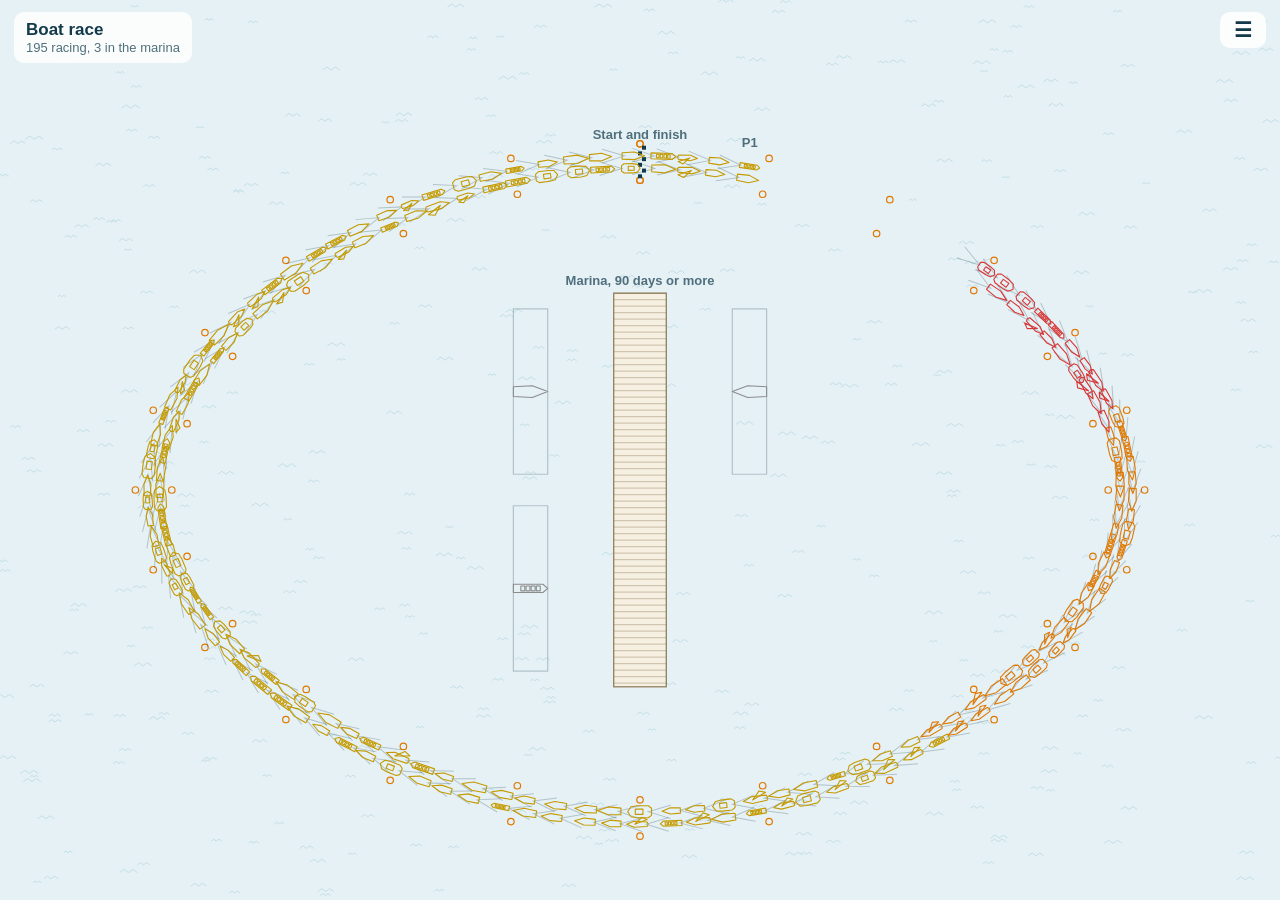
<file: boatrace.html>
<!doctype html>
<html lang="en">
<head>
<meta charset="utf-8">
<meta name="viewport" content="width=device-width, initial-scale=1, viewport-fit=cover">
<meta name="color-scheme" content="light">
<title>Boat race</title>
<style>
:root{--land:#eef5f7;--ink:#123a4a;--card:#ffffff;--muted:#4f6f7c;--line:#d5e7ec;color-scheme:light}
*{box-sizing:border-box}
html,body{margin:0;height:100%;background:var(--land);overflow:hidden;font-family:"Avenir Next","Segoe UI",Roboto,Helvetica,Arial,sans-serif;color:var(--ink);-webkit-tap-highlight-color:transparent}
canvas{position:fixed;inset:0;width:100%;height:100%;display:block;touch-action:none}
.title{position:fixed;left:14px;top:calc(env(safe-area-inset-top,0px) + 12px);background:rgba(255,255,255,.85);padding:8px 12px;border-radius:10px;font-weight:700;font-size:17px;pointer-events:none}
.title span{display:block;font-weight:500;font-size:13px;color:var(--muted)}
.back{position:fixed;right:14px;top:calc(env(safe-area-inset-top,0px) + 12px);background:rgba(255,255,255,.85);color:var(--ink);padding:10px 14px;border-radius:10px;font-weight:600;font-size:15px;text-decoration:none}
.sheet{position:fixed;left:12px;right:12px;bottom:calc(env(safe-area-inset-bottom,0px) + 12px);max-width:460px;margin:0 auto;background:var(--card);border-radius:16px;padding:16px 16px 14px;box-shadow:0 6px 24px rgba(18,58,74,.18);transform:translateY(160%);transition:transform .25s ease}
.sheet.open{transform:none}
.sheet h2{margin:0 0 4px;font-size:19px;word-break:break-word}
.sheet p{margin:0 0 4px;color:var(--muted);font-size:14px;word-break:break-all}
.row{display:flex;gap:10px;margin-top:12px}
button{font:inherit;font-weight:600;border:0;border-radius:10px;padding:10px 16px;cursor:pointer}
.go{background:var(--ink);color:#fff;flex:1}
.go[hidden]{display:none}
.close{background:var(--line);color:var(--ink)}
button:focus-visible,.back:focus-visible{outline:3px solid #2f6fd6;outline-offset:2px}
@media (prefers-reduced-motion:reduce){.sheet{transition:none}}
</style>
</head>
<body data-scene="boats">
<canvas id="cv"></canvas>
<div class="title">Boat race<span id="count"></span></div>
<a class="back" href="/">Back</a>
<div class="sheet" id="sheet" role="dialog" aria-live="polite">
  <h2 id="bname"></h2>
  <p id="bkind"></p>
  <p id="bage"></p>
  <p id="bhost"></p>
  <div class="row"><button class="go" id="go">Open</button><button class="close" id="shut">Close</button></div>
</div>
<script src="itch.js"></script>
<script src="viz-common.js"></script>
<script src="race.js"></script>
  <!-- =====================================================================
       MOHAVE TECHNOLOGY GROUP // CREATOR SEAL
       Drop this ONE block into any HTML page, anywhere before </body>.
       The only thing you edit is the CONFIG object on the next few lines.
       ===================================================================== -->
  <script>
  (function () {

    /* RED PHONE: Pajamastan flag as a data URI. Self-contained so the seal
       stays a single drop-in block with no external image to host. */
    var FLAG_SRC = "[data-uri]";

    /* ---------- CONFIG: the only part you change ---------- */
    var CONFIG = {
      org:      "Mohave Technology Group",
      monogram: "MTG",
      mission:  "Practical software and hardware, built in the field.",

      // RED PHONE: Pajamastan export homage.
      nation:   "Pajamastan",
      site:     "https://pajamastan.vercel.app",
      flag:     FLAG_SRC,

      // BLUE PHONE: one money donate link (Stripe live payment link).
      donate:   "https://buy.stripe.com/28EeV64rb6ga7fneyp6AM00",

      github:   "https://github.com/sudosilo",
      linkedin: "https://www.linkedin.com/in/dicktemple"
    };
    /* ----------------------------------------------------- */


    /* ---------- LAYER 1: the signature pressed into the source ---------- */
    var head = document.head || document.getElementsByTagName("head")[0];

    head.appendChild(document.createComment(
      " Made by " + CONFIG.org + " // " + CONFIG.github + " // " + CONFIG.linkedin + " "
    ));
    // RED PHONE: export origin banner in the source.
    head.appendChild(document.createComment(
      " Certified export of " + CONFIG.nation + " // " + CONFIG.site + " "
    ));

    var metaAuthor = document.createElement("meta");
    metaAuthor.setAttribute("name", "author");
    metaAuthor.setAttribute("content", CONFIG.org);
    head.appendChild(metaAuthor);

    // RED PHONE: export-origin meta tag.
    var metaOrigin = document.createElement("meta");
    metaOrigin.setAttribute("name", "x-export-origin");
    metaOrigin.setAttribute("content", CONFIG.nation);
    head.appendChild(metaOrigin);

    [CONFIG.github, CONFIG.linkedin].forEach(function (url) {
      var l = document.createElement("link");
      l.setAttribute("rel", "me");
      l.setAttribute("href", url);
      head.appendChild(l);
    });

    var ld = document.createElement("script");
    ld.type = "application/ld+json";
    ld.textContent = JSON.stringify({
      "@context": "https://schema.org",
      "@type": "Organization",
      "name": CONFIG.org,
      "url": CONFIG.site,
      "sameAs": [CONFIG.github, CONFIG.linkedin]
    });
    head.appendChild(ld);


    /* ---------- LAYER 2: the visible seal ---------- */

    // Round Mohave Technology Group seal, kept beside the Pajamastan flag.
    function buildSeal() {
      var org = CONFIG.org.toUpperCase();
      return ''
        + '<svg class="mtg-seal-svg" viewBox="0 0 120 120" width="58" height="58" '
        +   'role="img" aria-label="' + CONFIG.org + ' seal">'
        +   '<defs>'
        +     '<path id="mtgTop" d="M 23,60 A 37,37 0 0 1 97,60" fill="none"/>'
        +   '</defs>'
        +   '<circle cx="60" cy="60" r="55" fill="none" stroke="#7a2e28" stroke-width="2.5"/>'
        +   '<circle cx="60" cy="60" r="48" fill="none" stroke="#7a2e28" stroke-width="1"/>'
        +   '<text font-family="Georgia,serif" font-size="8" fill="#7a2e28">'
        +     '<textPath href="#mtgTop" startOffset="50%" text-anchor="middle" '
        +     'textLength="106" lengthAdjust="spacingAndGlyphs">'
        +     org + '</textPath>'
        +   '</text>'
        +   '<text x="60" y="60" text-anchor="middle" dominant-baseline="central" '
        +     'font-family="Georgia,serif" font-weight="700" font-size="27" '
        +     'fill="#7a2e28">' + CONFIG.monogram + '</text>'
        +   '<g fill="#7a2e28">'
        +     '<rect x="58" y="83.5" width="4" height="4"/>'
        +     '<rect x="63" y="88.5" width="4" height="4"/>'
        +     '<rect x="53" y="93.5" width="4" height="4"/>'
        +     '<rect x="58" y="93.5" width="4" height="4"/>'
        +     '<rect x="63" y="93.5" width="4" height="4"/>'
        +   '</g>'
        + '</svg>';
    }


    var css = ''
      + '.mtg-seal{box-sizing:border-box;width:100%;background:#efe9da;'
      + 'border-top:1px solid #cabfa3;color:#2b2620;'
      + 'font-family:-apple-system,BlinkMacSystemFont,"Segoe UI",Roboto,sans-serif;'
      + 'padding:18px 20px;display:flex;flex-direction:column;align-items:center;gap:12px;}'
      + '.mtg-seal-row{display:flex;align-items:center;gap:14px;}'
      // RED PHONE: round flag badge, brand-red ring to echo the old seal.
      + '.mtg-flag-btn{background:none;border:0;padding:0;margin:0;cursor:pointer;'
      + 'display:flex;align-items:center;line-height:0;'
      + 'transition:transform .18s ease;}'
      + '.mtg-seal.open .mtg-flag-btn{transform:scale(.94);}'
      + '.mtg-flag{width:48px;height:72px;border-radius:8px;object-fit:cover;'
      + 'display:block;border:2px solid #7a2e28;box-shadow:0 1px 3px rgba(43,38,32,.25);}'
      + '.mtg-seal-btn{background:none;border:0;padding:0;margin:0;cursor:pointer;'
      + 'display:flex;align-items:center;line-height:0;transition:transform .18s ease;}'
      + '.mtg-seal.open .mtg-seal-btn{transform:rotate(-8deg) scale(.94);}'
      + '.mtg-seal-svg{display:block;}'
      + '.mtg-seal-label{text-align:left;line-height:1.35;}'
      + '.mtg-seal-org{display:block;font-family:Georgia,"Times New Roman",serif;'
      + 'font-size:14px;letter-spacing:.3px;color:#2b2620;}'
      // RED PHONE: export subtitle with an inline linkable nation word.
      + '.mtg-seal-export{display:block;font-family:Georgia,"Times New Roman",serif;'
      + 'font-size:11px;letter-spacing:.5px;text-transform:uppercase;color:#4a443b;margin:2px 0;}'
      + '.mtg-seal-link{color:#7a2e28;text-decoration:underline;}'
      + '.mtg-seal-link:hover{color:#5f231e;}'
      + '.mtg-seal-ask{display:inline-block;background:none;border:0;padding:0;margin:0;'
      + 'font:inherit;font-size:12px;color:#7a2e28;text-decoration:underline;cursor:pointer;}'
      + '.mtg-seal-panel{overflow:hidden;max-height:0;opacity:0;'
      + 'transition:max-height .25s ease,opacity .25s ease;width:100%;max-width:360px;}'
      + '.mtg-seal.open .mtg-seal-panel{max-height:300px;opacity:1;}'
      + '.mtg-seal-mission{font-style:italic;color:#4a443b;font-size:13px;'
      + 'text-align:center;margin:0 0 12px;line-height:1.5;}'
      + '.mtg-seal-links{display:flex;justify-content:center;gap:10px;}'
      + '.mtg-seal-links a{flex:1;text-align:center;text-decoration:none;'
      + 'font-size:13px;color:#2b2620;background:#faf7ef;border:1px solid #cabfa3;'
      + 'border-radius:6px;padding:8px 10px;transition:background .15s ease;}'
      + '.mtg-seal-links a:hover{background:#fff;}'
      + '.mtg-flag-btn:focus-visible,.mtg-seal-btn:focus-visible,.mtg-seal-ask:focus-visible,'
      + '.mtg-seal-link:focus-visible{outline:2px solid #7a2e28;outline-offset:3px;border-radius:4px;}'
      + '.mtg-seal-links a:focus-visible{outline:2px solid #7a2e28;outline-offset:2px;}'
      // BLUE PHONE: support the micronation donate pill with a coin icon.
      + '.mtg-donate{display:inline-flex;align-items:center;gap:10px;text-decoration:none;'
      + 'background:linear-gradient(180deg,#fffaf0,#f3e7cc);color:#2b2620;'
      + 'border:1px solid #b89a5a;border-radius:999px;padding:6px 16px 6px 6px;'
      + 'box-shadow:0 1px 0 #fff inset,0 2px 6px rgba(122,46,40,.18);'
      + 'transition:transform .15s ease,box-shadow .15s ease;}'
      + '.mtg-donate:hover{transform:translateY(-1px);box-shadow:0 1px 0 #fff inset,0 4px 10px rgba(122,46,40,.25);}'
      + '.mtg-donate:active{transform:translateY(0);}'
      + '.mtg-donate-coin{display:block;flex:none;}'
      + '.mtg-donate-text{display:flex;flex-direction:column;line-height:1.2;text-align:left;}'
      + '.mtg-donate-main{font-family:Georgia,"Times New Roman",serif;font-size:13px;color:#7a2e28;letter-spacing:.2px;}'
      + '.mtg-donate-sub{font-size:10px;letter-spacing:.8px;text-transform:uppercase;color:#6b6255;}'
      + '.mtg-donate:focus-visible{outline:2px solid #7a2e28;outline-offset:3px;}'
      + '@media (prefers-reduced-motion: reduce){.mtg-donate{transition:none;}}'
      + '@media (prefers-reduced-motion: reduce){'
      + '.mtg-flag-btn,.mtg-seal-btn,.mtg-seal-panel{transition:none;}}';

    var style = document.createElement("style");
    style.textContent = css;
    head.appendChild(style);

    var seal = document.createElement("footer");
    seal.className = "mtg-seal";
    seal.innerHTML = ''
      + '<div class="mtg-seal-row">'
      +   '<button class="mtg-flag-btn" type="button" aria-label="Toggle maker details">'
      +     '<img class="mtg-flag" src="' + CONFIG.flag + '" alt="' + CONFIG.nation + ' flag">'
      +   '</button>'
      +   '<button class="mtg-seal-btn" type="button" aria-label="Toggle maker details">'
      +     buildSeal()
      +   '</button>'
      +   '<span class="mtg-seal-label">'
      +     '<span class="mtg-seal-org">' + CONFIG.org + '</span>'
      +     '<span class="mtg-seal-export">Certified export of '
      +       '<a class="mtg-seal-link" href="' + CONFIG.site + '" target="_blank" rel="noopener">'
      +       CONFIG.nation + '</a></span>'
      +     '<button class="mtg-seal-ask" type="button" aria-expanded="false">Who made this?</button>'
      +   '</span>'
      + '</div>'
      // BLUE PHONE: donate pill, always visible under the seal row.
      + '<a class="mtg-donate" href="' + CONFIG.donate + '" target="_blank" rel="noopener">'
      +   '<svg class="mtg-donate-coin" viewBox="0 0 40 40" width="34" height="34" aria-hidden="true">'
      +       '<circle cx="20" cy="20" r="19" fill="#d9b25a" stroke="#8a6a24" stroke-width="1.5"/>'
      +       '<circle cx="20" cy="20" r="14.5" fill="#f2d68a" stroke="#b08a3a" stroke-width="1"/>'
      +       '<path d="M11 24c2-1 3-4 3-7M29 24c-2-1-3-4-3-7" fill="none" stroke="#8a6a24" stroke-width="1.2" stroke-linecap="round"/>'
      +       '<text x="20" y="25.5" text-anchor="middle" font-family="Georgia,serif" font-size="15" font-weight="bold" fill="#7a2e28">1</text>'
      +     '</svg>'
      +   '<span class="mtg-donate-text">'
      +     '<span class="mtg-donate-main">Support the Micronation of ' + CONFIG.nation + '</span>'
      +     '<span class="mtg-donate-sub">Give one money</span>'
      +   '</span>'
      + '</a>'
      + '<div class="mtg-seal-panel">'
      +   '<p class="mtg-seal-mission">' + CONFIG.mission + '</p>'
      +   '<div class="mtg-seal-links">'
      +     '<a href="' + CONFIG.site + '" target="_blank" rel="noopener">' + CONFIG.nation + '</a>'
      +     '<a href="' + CONFIG.github + '" target="_blank" rel="noopener me">GitHub</a>'
      +     '<a href="' + CONFIG.linkedin + '" target="_blank" rel="noopener me">LinkedIn</a>'
      +   '</div>'
      + '</div>';

    // RED PHONE: flag badge and "Who made this?" both toggle the panel.
    var ask = seal.querySelector(".mtg-seal-ask");
    var flagBtn = seal.querySelector(".mtg-flag-btn");
    function toggle() {
      var nowOpen = seal.classList.toggle("open");
      ask.setAttribute("aria-expanded", nowOpen ? "true" : "false");
    }
    ask.addEventListener("click", toggle);
    flagBtn.addEventListener("click", toggle);
    seal.querySelector(".mtg-seal-btn").addEventListener("click", toggle);

    // RED PHONE: drop this block into a page with no seal container and it
    // still lands at the bottom of body exactly like before. Give a page a
    // <div id="mtgSealContainer"> anywhere and the seal lands there instead,
    // which is how the landing screen pins it to its own bottom edge rather
    // than the bottom of the whole document.
    var sealContainer = document.getElementById("mtgSealContainer") || document.body;
    sealContainer.appendChild(seal);

  })();
  </script>
  <!-- ===================== END CREATOR SEAL ===================== -->
</body>
</html>
</file>
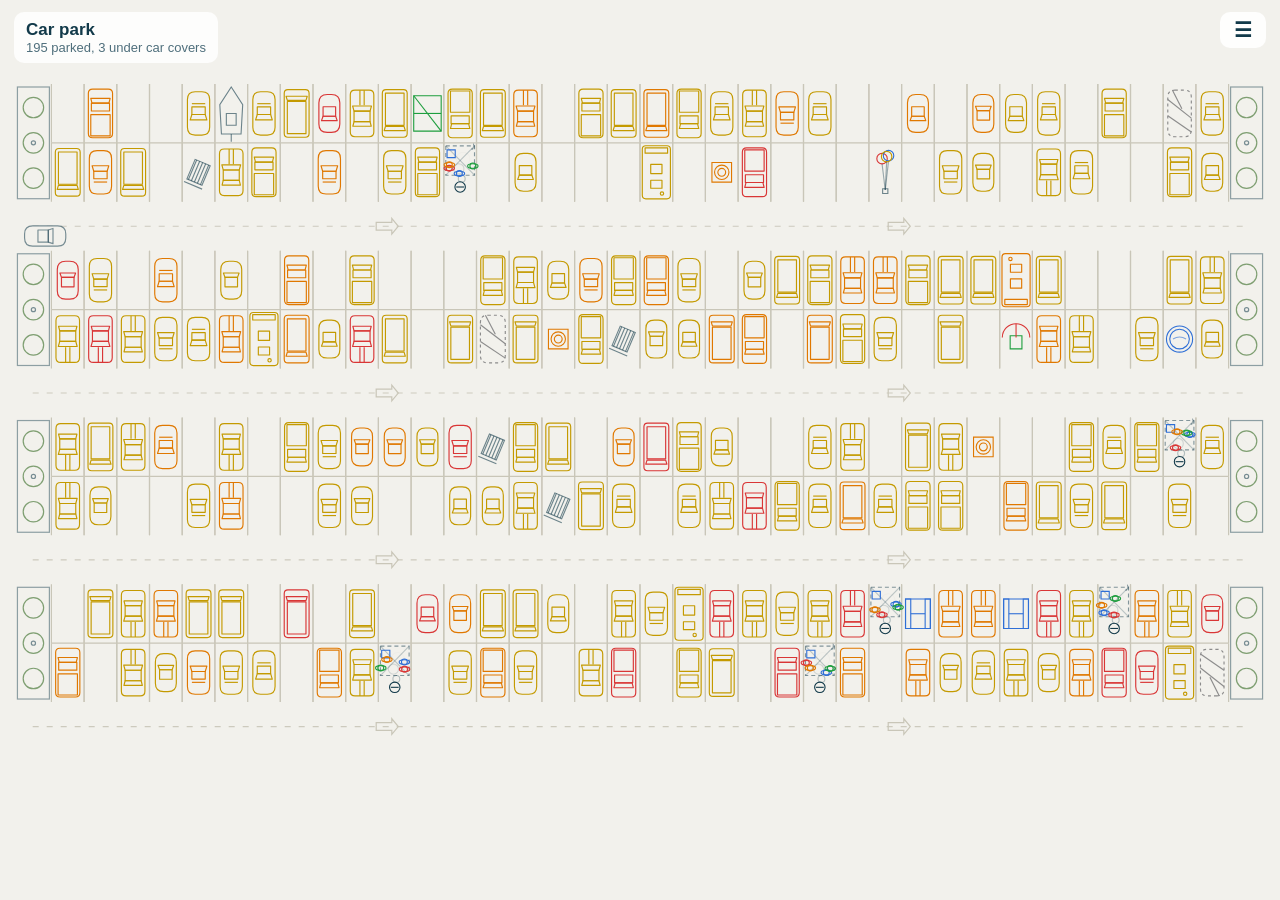
<file: carpark.html>
<!doctype html>
<html lang="en">
<head>
<meta charset="utf-8">
<meta name="viewport" content="width=device-width, initial-scale=1, viewport-fit=cover">
<meta name="color-scheme" content="light">
<title>Car park</title>
<style>
:root{--land:#f2f1ec;--ink:#123a4a;--card:#ffffff;--muted:#4f6f7c;--line:#d5e7ec;color-scheme:light}
*{box-sizing:border-box}
html,body{margin:0;height:100%;background:var(--land);overflow:hidden;font-family:"Avenir Next","Segoe UI",Roboto,Helvetica,Arial,sans-serif;color:var(--ink);-webkit-tap-highlight-color:transparent}
canvas{position:fixed;inset:0;width:100%;height:100%;display:block;touch-action:none}
.title{position:fixed;left:14px;top:calc(env(safe-area-inset-top,0px) + 12px);background:rgba(255,255,255,.85);padding:8px 12px;border-radius:10px;font-weight:700;font-size:17px;pointer-events:none}
.title span{display:block;font-weight:500;font-size:13px;color:var(--muted)}
.back{position:fixed;right:14px;top:calc(env(safe-area-inset-top,0px) + 12px);background:rgba(255,255,255,.85);color:var(--ink);padding:10px 14px;border-radius:10px;font-weight:600;font-size:15px;text-decoration:none}
.sheet{position:fixed;left:12px;right:12px;bottom:calc(env(safe-area-inset-bottom,0px) + 12px);max-width:460px;margin:0 auto;background:var(--card);border-radius:16px;padding:16px 16px 14px;box-shadow:0 6px 24px rgba(18,58,74,.18);transform:translateY(160%);transition:transform .25s ease}
.sheet.open{transform:none}
.sheet h2{margin:0 0 4px;font-size:19px;word-break:break-word}
.sheet p{margin:0 0 4px;color:var(--muted);font-size:14px;word-break:break-all}
.row{display:flex;gap:10px;margin-top:12px}
button{font:inherit;font-weight:600;border:0;border-radius:10px;padding:10px 16px;cursor:pointer}
.go{background:var(--ink);color:#fff;flex:1}
.go[hidden]{display:none}
.close{background:var(--line);color:var(--ink)}
button:focus-visible,.back:focus-visible{outline:3px solid #2f6fd6;outline-offset:2px}
@media (prefers-reduced-motion:reduce){.sheet{transition:none}}
</style>
</head>
<body>
<canvas id="cv"></canvas>
<div class="title">Car park<span id="count"></span></div>
<a class="back" href="/">Back</a>
<div class="sheet" id="sheet" role="dialog" aria-live="polite">
  <h2 id="bname"></h2>
  <p id="bkind"></p>
  <p id="bage"></p>
  <p id="bhost"></p>
  <div class="row"><button class="go" id="go">Open</button><button class="close" id="shut">Close</button></div>
</div>
<script src="itch.js"></script>
<script src="viz-common.js"></script>
<script src="carpark.js"></script>
  <!-- =====================================================================
       MOHAVE TECHNOLOGY GROUP // CREATOR SEAL
       Drop this ONE block into any HTML page, anywhere before </body>.
       The only thing you edit is the CONFIG object on the next few lines.
       ===================================================================== -->
  <script>
  (function () {

    /* RED PHONE: Pajamastan flag as a data URI. Self-contained so the seal
       stays a single drop-in block with no external image to host. */
    var FLAG_SRC = "[data-uri]";

    /* ---------- CONFIG: the only part you change ---------- */
    var CONFIG = {
      org:      "Mohave Technology Group",
      monogram: "MTG",
      mission:  "Practical software and hardware, built in the field.",

      // RED PHONE: Pajamastan export homage.
      nation:   "Pajamastan",
      site:     "https://pajamastan.vercel.app",
      flag:     FLAG_SRC,

      // BLUE PHONE: one money donate link (Stripe live payment link).
      donate:   "https://buy.stripe.com/28EeV64rb6ga7fneyp6AM00",

      github:   "https://github.com/sudosilo",
      linkedin: "https://www.linkedin.com/in/dicktemple"
    };
    /* ----------------------------------------------------- */


    /* ---------- LAYER 1: the signature pressed into the source ---------- */
    var head = document.head || document.getElementsByTagName("head")[0];

    head.appendChild(document.createComment(
      " Made by " + CONFIG.org + " // " + CONFIG.github + " // " + CONFIG.linkedin + " "
    ));
    // RED PHONE: export origin banner in the source.
    head.appendChild(document.createComment(
      " Certified export of " + CONFIG.nation + " // " + CONFIG.site + " "
    ));

    var metaAuthor = document.createElement("meta");
    metaAuthor.setAttribute("name", "author");
    metaAuthor.setAttribute("content", CONFIG.org);
    head.appendChild(metaAuthor);

    // RED PHONE: export-origin meta tag.
    var metaOrigin = document.createElement("meta");
    metaOrigin.setAttribute("name", "x-export-origin");
    metaOrigin.setAttribute("content", CONFIG.nation);
    head.appendChild(metaOrigin);

    [CONFIG.github, CONFIG.linkedin].forEach(function (url) {
      var l = document.createElement("link");
      l.setAttribute("rel", "me");
      l.setAttribute("href", url);
      head.appendChild(l);
    });

    var ld = document.createElement("script");
    ld.type = "application/ld+json";
    ld.textContent = JSON.stringify({
      "@context": "https://schema.org",
      "@type": "Organization",
      "name": CONFIG.org,
      "url": CONFIG.site,
      "sameAs": [CONFIG.github, CONFIG.linkedin]
    });
    head.appendChild(ld);


    /* ---------- LAYER 2: the visible seal ---------- */

    // Round Mohave Technology Group seal, kept beside the Pajamastan flag.
    function buildSeal() {
      var org = CONFIG.org.toUpperCase();
      return ''
        + '<svg class="mtg-seal-svg" viewBox="0 0 120 120" width="58" height="58" '
        +   'role="img" aria-label="' + CONFIG.org + ' seal">'
        +   '<defs>'
        +     '<path id="mtgTop" d="M 23,60 A 37,37 0 0 1 97,60" fill="none"/>'
        +   '</defs>'
        +   '<circle cx="60" cy="60" r="55" fill="none" stroke="#7a2e28" stroke-width="2.5"/>'
        +   '<circle cx="60" cy="60" r="48" fill="none" stroke="#7a2e28" stroke-width="1"/>'
        +   '<text font-family="Georgia,serif" font-size="8" fill="#7a2e28">'
        +     '<textPath href="#mtgTop" startOffset="50%" text-anchor="middle" '
        +     'textLength="106" lengthAdjust="spacingAndGlyphs">'
        +     org + '</textPath>'
        +   '</text>'
        +   '<text x="60" y="60" text-anchor="middle" dominant-baseline="central" '
        +     'font-family="Georgia,serif" font-weight="700" font-size="27" '
        +     'fill="#7a2e28">' + CONFIG.monogram + '</text>'
        +   '<g fill="#7a2e28">'
        +     '<rect x="58" y="83.5" width="4" height="4"/>'
        +     '<rect x="63" y="88.5" width="4" height="4"/>'
        +     '<rect x="53" y="93.5" width="4" height="4"/>'
        +     '<rect x="58" y="93.5" width="4" height="4"/>'
        +     '<rect x="63" y="93.5" width="4" height="4"/>'
        +   '</g>'
        + '</svg>';
    }


    var css = ''
      + '.mtg-seal{box-sizing:border-box;width:100%;background:#efe9da;'
      + 'border-top:1px solid #cabfa3;color:#2b2620;'
      + 'font-family:-apple-system,BlinkMacSystemFont,"Segoe UI",Roboto,sans-serif;'
      + 'padding:18px 20px;display:flex;flex-direction:column;align-items:center;gap:12px;}'
      + '.mtg-seal-row{display:flex;align-items:center;gap:14px;}'
      // RED PHONE: round flag badge, brand-red ring to echo the old seal.
      + '.mtg-flag-btn{background:none;border:0;padding:0;margin:0;cursor:pointer;'
      + 'display:flex;align-items:center;line-height:0;'
      + 'transition:transform .18s ease;}'
      + '.mtg-seal.open .mtg-flag-btn{transform:scale(.94);}'
      + '.mtg-flag{width:48px;height:72px;border-radius:8px;object-fit:cover;'
      + 'display:block;border:2px solid #7a2e28;box-shadow:0 1px 3px rgba(43,38,32,.25);}'
      + '.mtg-seal-btn{background:none;border:0;padding:0;margin:0;cursor:pointer;'
      + 'display:flex;align-items:center;line-height:0;transition:transform .18s ease;}'
      + '.mtg-seal.open .mtg-seal-btn{transform:rotate(-8deg) scale(.94);}'
      + '.mtg-seal-svg{display:block;}'
      + '.mtg-seal-label{text-align:left;line-height:1.35;}'
      + '.mtg-seal-org{display:block;font-family:Georgia,"Times New Roman",serif;'
      + 'font-size:14px;letter-spacing:.3px;color:#2b2620;}'
      // RED PHONE: export subtitle with an inline linkable nation word.
      + '.mtg-seal-export{display:block;font-family:Georgia,"Times New Roman",serif;'
      + 'font-size:11px;letter-spacing:.5px;text-transform:uppercase;color:#4a443b;margin:2px 0;}'
      + '.mtg-seal-link{color:#7a2e28;text-decoration:underline;}'
      + '.mtg-seal-link:hover{color:#5f231e;}'
      + '.mtg-seal-ask{display:inline-block;background:none;border:0;padding:0;margin:0;'
      + 'font:inherit;font-size:12px;color:#7a2e28;text-decoration:underline;cursor:pointer;}'
      + '.mtg-seal-panel{overflow:hidden;max-height:0;opacity:0;'
      + 'transition:max-height .25s ease,opacity .25s ease;width:100%;max-width:360px;}'
      + '.mtg-seal.open .mtg-seal-panel{max-height:300px;opacity:1;}'
      + '.mtg-seal-mission{font-style:italic;color:#4a443b;font-size:13px;'
      + 'text-align:center;margin:0 0 12px;line-height:1.5;}'
      + '.mtg-seal-links{display:flex;justify-content:center;gap:10px;}'
      + '.mtg-seal-links a{flex:1;text-align:center;text-decoration:none;'
      + 'font-size:13px;color:#2b2620;background:#faf7ef;border:1px solid #cabfa3;'
      + 'border-radius:6px;padding:8px 10px;transition:background .15s ease;}'
      + '.mtg-seal-links a:hover{background:#fff;}'
      + '.mtg-flag-btn:focus-visible,.mtg-seal-btn:focus-visible,.mtg-seal-ask:focus-visible,'
      + '.mtg-seal-link:focus-visible{outline:2px solid #7a2e28;outline-offset:3px;border-radius:4px;}'
      + '.mtg-seal-links a:focus-visible{outline:2px solid #7a2e28;outline-offset:2px;}'
      // BLUE PHONE: support the micronation donate pill with a coin icon.
      + '.mtg-donate{display:inline-flex;align-items:center;gap:10px;text-decoration:none;'
      + 'background:linear-gradient(180deg,#fffaf0,#f3e7cc);color:#2b2620;'
      + 'border:1px solid #b89a5a;border-radius:999px;padding:6px 16px 6px 6px;'
      + 'box-shadow:0 1px 0 #fff inset,0 2px 6px rgba(122,46,40,.18);'
      + 'transition:transform .15s ease,box-shadow .15s ease;}'
      + '.mtg-donate:hover{transform:translateY(-1px);box-shadow:0 1px 0 #fff inset,0 4px 10px rgba(122,46,40,.25);}'
      + '.mtg-donate:active{transform:translateY(0);}'
      + '.mtg-donate-coin{display:block;flex:none;}'
      + '.mtg-donate-text{display:flex;flex-direction:column;line-height:1.2;text-align:left;}'
      + '.mtg-donate-main{font-family:Georgia,"Times New Roman",serif;font-size:13px;color:#7a2e28;letter-spacing:.2px;}'
      + '.mtg-donate-sub{font-size:10px;letter-spacing:.8px;text-transform:uppercase;color:#6b6255;}'
      + '.mtg-donate:focus-visible{outline:2px solid #7a2e28;outline-offset:3px;}'
      + '@media (prefers-reduced-motion: reduce){.mtg-donate{transition:none;}}'
      + '@media (prefers-reduced-motion: reduce){'
      + '.mtg-flag-btn,.mtg-seal-btn,.mtg-seal-panel{transition:none;}}';

    var style = document.createElement("style");
    style.textContent = css;
    head.appendChild(style);

    var seal = document.createElement("footer");
    seal.className = "mtg-seal";
    seal.innerHTML = ''
      + '<div class="mtg-seal-row">'
      +   '<button class="mtg-flag-btn" type="button" aria-label="Toggle maker details">'
      +     '<img class="mtg-flag" src="' + CONFIG.flag + '" alt="' + CONFIG.nation + ' flag">'
      +   '</button>'
      +   '<button class="mtg-seal-btn" type="button" aria-label="Toggle maker details">'
      +     buildSeal()
      +   '</button>'
      +   '<span class="mtg-seal-label">'
      +     '<span class="mtg-seal-org">' + CONFIG.org + '</span>'
      +     '<span class="mtg-seal-export">Certified export of '
      +       '<a class="mtg-seal-link" href="' + CONFIG.site + '" target="_blank" rel="noopener">'
      +       CONFIG.nation + '</a></span>'
      +     '<button class="mtg-seal-ask" type="button" aria-expanded="false">Who made this?</button>'
      +   '</span>'
      + '</div>'
      // BLUE PHONE: donate pill, always visible under the seal row.
      + '<a class="mtg-donate" href="' + CONFIG.donate + '" target="_blank" rel="noopener">'
      +   '<svg class="mtg-donate-coin" viewBox="0 0 40 40" width="34" height="34" aria-hidden="true">'
      +       '<circle cx="20" cy="20" r="19" fill="#d9b25a" stroke="#8a6a24" stroke-width="1.5"/>'
      +       '<circle cx="20" cy="20" r="14.5" fill="#f2d68a" stroke="#b08a3a" stroke-width="1"/>'
      +       '<path d="M11 24c2-1 3-4 3-7M29 24c-2-1-3-4-3-7" fill="none" stroke="#8a6a24" stroke-width="1.2" stroke-linecap="round"/>'
      +       '<text x="20" y="25.5" text-anchor="middle" font-family="Georgia,serif" font-size="15" font-weight="bold" fill="#7a2e28">1</text>'
      +     '</svg>'
      +   '<span class="mtg-donate-text">'
      +     '<span class="mtg-donate-main">Support the Micronation of ' + CONFIG.nation + '</span>'
      +     '<span class="mtg-donate-sub">Give one money</span>'
      +   '</span>'
      + '</a>'
      + '<div class="mtg-seal-panel">'
      +   '<p class="mtg-seal-mission">' + CONFIG.mission + '</p>'
      +   '<div class="mtg-seal-links">'
      +     '<a href="' + CONFIG.site + '" target="_blank" rel="noopener">' + CONFIG.nation + '</a>'
      +     '<a href="' + CONFIG.github + '" target="_blank" rel="noopener me">GitHub</a>'
      +     '<a href="' + CONFIG.linkedin + '" target="_blank" rel="noopener me">LinkedIn</a>'
      +   '</div>'
      + '</div>';

    // RED PHONE: flag badge and "Who made this?" both toggle the panel.
    var ask = seal.querySelector(".mtg-seal-ask");
    var flagBtn = seal.querySelector(".mtg-flag-btn");
    function toggle() {
      var nowOpen = seal.classList.toggle("open");
      ask.setAttribute("aria-expanded", nowOpen ? "true" : "false");
    }
    ask.addEventListener("click", toggle);
    flagBtn.addEventListener("click", toggle);
    seal.querySelector(".mtg-seal-btn").addEventListener("click", toggle);

    // RED PHONE: drop this block into a page with no seal container and it
    // still lands at the bottom of body exactly like before. Give a page a
    // <div id="mtgSealContainer"> anywhere and the seal lands there instead,
    // which is how the landing screen pins it to its own bottom edge rather
    // than the bottom of the whole document.
    var sealContainer = document.getElementById("mtgSealContainer") || document.body;
    sealContainer.appendChild(seal);

  })();
  </script>
  <!-- ===================== END CREATOR SEAL ===================== -->
</body>
</html>
</file>
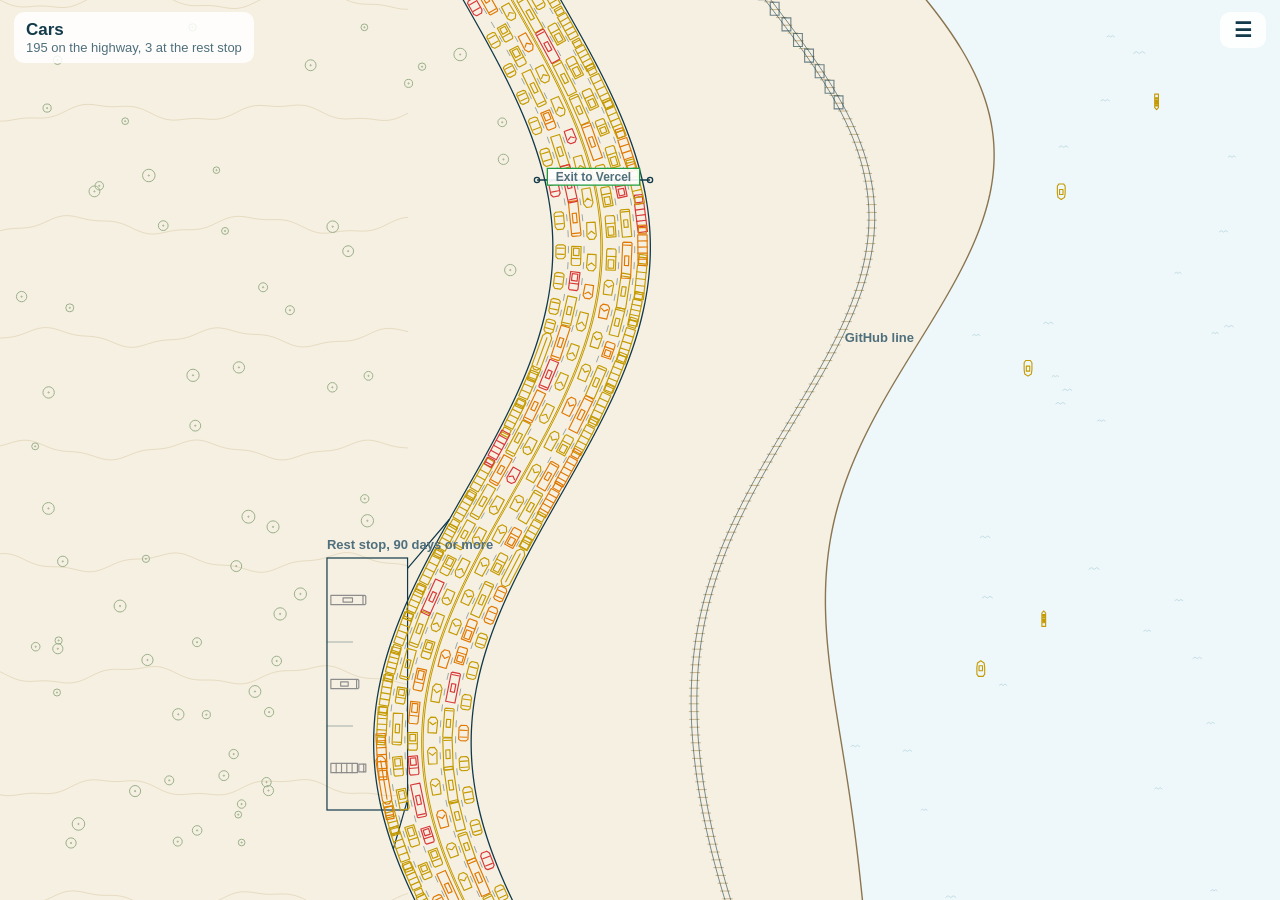
<file: cars.html>
<!doctype html>
<html lang="en">
<head>
<meta charset="utf-8">
<meta name="viewport" content="width=device-width, initial-scale=1, viewport-fit=cover">
<meta name="color-scheme" content="light">
<title>Cars</title>
<style>
:root{--land:#f6f0e2;--ink:#123a4a;--card:#ffffff;--muted:#4f6f7c;--line:#d5e7ec;color-scheme:light}
*{box-sizing:border-box}
html,body{margin:0;height:100%;background:var(--land);overflow:hidden;font-family:"Avenir Next","Segoe UI",Roboto,Helvetica,Arial,sans-serif;color:var(--ink);-webkit-tap-highlight-color:transparent}
canvas{position:fixed;inset:0;width:100%;height:100%;display:block;touch-action:none}
.title{position:fixed;left:14px;top:calc(env(safe-area-inset-top,0px) + 12px);background:rgba(255,255,255,.85);padding:8px 12px;border-radius:10px;font-weight:700;font-size:17px;pointer-events:none}
.title span{display:block;font-weight:500;font-size:13px;color:var(--muted)}
.back{position:fixed;right:14px;top:calc(env(safe-area-inset-top,0px) + 12px);background:rgba(255,255,255,.85);color:var(--ink);padding:10px 14px;border-radius:10px;font-weight:600;font-size:15px;text-decoration:none}
.sheet{position:fixed;left:12px;right:12px;bottom:calc(env(safe-area-inset-bottom,0px) + 12px);max-width:460px;margin:0 auto;background:var(--card);border-radius:16px;padding:16px 16px 14px;box-shadow:0 6px 24px rgba(18,58,74,.18);transform:translateY(160%);transition:transform .25s ease}
.sheet.open{transform:none}
.sheet h2{margin:0 0 4px;font-size:19px;word-break:break-word}
.sheet p{margin:0 0 4px;color:var(--muted);font-size:14px;word-break:break-all}
.row{display:flex;gap:10px;margin-top:12px}
button{font:inherit;font-weight:600;border:0;border-radius:10px;padding:10px 16px;cursor:pointer}
.go{background:var(--ink);color:#fff;flex:1}
.go[hidden]{display:none}
.close{background:var(--line);color:var(--ink)}
button:focus-visible,.back:focus-visible{outline:3px solid #2f6fd6;outline-offset:2px}
@media (prefers-reduced-motion:reduce){.sheet{transition:none}}
</style>
</head>
<body>
<canvas id="cv"></canvas>
<div class="title">Cars<span id="count"></span></div>
<a class="back" href="/">Back</a>
<div class="sheet" id="sheet" role="dialog" aria-live="polite">
  <h2 id="bname"></h2>
  <p id="bkind"></p>
  <p id="bage"></p>
  <p id="bhost"></p>
  <div class="row"><button class="go" id="go">Open</button><button class="close" id="shut">Close</button></div>
</div>
<script src="itch.js"></script>
<script src="viz-common.js"></script>
<script src="cars.js"></script>
  <!-- =====================================================================
       MOHAVE TECHNOLOGY GROUP // CREATOR SEAL
       Drop this ONE block into any HTML page, anywhere before </body>.
       The only thing you edit is the CONFIG object on the next few lines.
       ===================================================================== -->
  <script>
  (function () {

    /* RED PHONE: Pajamastan flag as a data URI. Self-contained so the seal
       stays a single drop-in block with no external image to host. */
    var FLAG_SRC = "[data-uri]";

    /* ---------- CONFIG: the only part you change ---------- */
    var CONFIG = {
      org:      "Mohave Technology Group",
      monogram: "MTG",
      mission:  "Practical software and hardware, built in the field.",

      // RED PHONE: Pajamastan export homage.
      nation:   "Pajamastan",
      site:     "https://pajamastan.vercel.app",
      flag:     FLAG_SRC,

      // BLUE PHONE: one money donate link (Stripe live payment link).
      donate:   "https://buy.stripe.com/28EeV64rb6ga7fneyp6AM00",

      github:   "https://github.com/sudosilo",
      linkedin: "https://www.linkedin.com/in/dicktemple"
    };
    /* ----------------------------------------------------- */


    /* ---------- LAYER 1: the signature pressed into the source ---------- */
    var head = document.head || document.getElementsByTagName("head")[0];

    head.appendChild(document.createComment(
      " Made by " + CONFIG.org + " // " + CONFIG.github + " // " + CONFIG.linkedin + " "
    ));
    // RED PHONE: export origin banner in the source.
    head.appendChild(document.createComment(
      " Certified export of " + CONFIG.nation + " // " + CONFIG.site + " "
    ));

    var metaAuthor = document.createElement("meta");
    metaAuthor.setAttribute("name", "author");
    metaAuthor.setAttribute("content", CONFIG.org);
    head.appendChild(metaAuthor);

    // RED PHONE: export-origin meta tag.
    var metaOrigin = document.createElement("meta");
    metaOrigin.setAttribute("name", "x-export-origin");
    metaOrigin.setAttribute("content", CONFIG.nation);
    head.appendChild(metaOrigin);

    [CONFIG.github, CONFIG.linkedin].forEach(function (url) {
      var l = document.createElement("link");
      l.setAttribute("rel", "me");
      l.setAttribute("href", url);
      head.appendChild(l);
    });

    var ld = document.createElement("script");
    ld.type = "application/ld+json";
    ld.textContent = JSON.stringify({
      "@context": "https://schema.org",
      "@type": "Organization",
      "name": CONFIG.org,
      "url": CONFIG.site,
      "sameAs": [CONFIG.github, CONFIG.linkedin]
    });
    head.appendChild(ld);


    /* ---------- LAYER 2: the visible seal ---------- */

    // Round Mohave Technology Group seal, kept beside the Pajamastan flag.
    function buildSeal() {
      var org = CONFIG.org.toUpperCase();
      return ''
        + '<svg class="mtg-seal-svg" viewBox="0 0 120 120" width="58" height="58" '
        +   'role="img" aria-label="' + CONFIG.org + ' seal">'
        +   '<defs>'
        +     '<path id="mtgTop" d="M 23,60 A 37,37 0 0 1 97,60" fill="none"/>'
        +   '</defs>'
        +   '<circle cx="60" cy="60" r="55" fill="none" stroke="#7a2e28" stroke-width="2.5"/>'
        +   '<circle cx="60" cy="60" r="48" fill="none" stroke="#7a2e28" stroke-width="1"/>'
        +   '<text font-family="Georgia,serif" font-size="8" fill="#7a2e28">'
        +     '<textPath href="#mtgTop" startOffset="50%" text-anchor="middle" '
        +     'textLength="106" lengthAdjust="spacingAndGlyphs">'
        +     org + '</textPath>'
        +   '</text>'
        +   '<text x="60" y="60" text-anchor="middle" dominant-baseline="central" '
        +     'font-family="Georgia,serif" font-weight="700" font-size="27" '
        +     'fill="#7a2e28">' + CONFIG.monogram + '</text>'
        +   '<g fill="#7a2e28">'
        +     '<rect x="58" y="83.5" width="4" height="4"/>'
        +     '<rect x="63" y="88.5" width="4" height="4"/>'
        +     '<rect x="53" y="93.5" width="4" height="4"/>'
        +     '<rect x="58" y="93.5" width="4" height="4"/>'
        +     '<rect x="63" y="93.5" width="4" height="4"/>'
        +   '</g>'
        + '</svg>';
    }


    var css = ''
      + '.mtg-seal{box-sizing:border-box;width:100%;background:#efe9da;'
      + 'border-top:1px solid #cabfa3;color:#2b2620;'
      + 'font-family:-apple-system,BlinkMacSystemFont,"Segoe UI",Roboto,sans-serif;'
      + 'padding:18px 20px;display:flex;flex-direction:column;align-items:center;gap:12px;}'
      + '.mtg-seal-row{display:flex;align-items:center;gap:14px;}'
      // RED PHONE: round flag badge, brand-red ring to echo the old seal.
      + '.mtg-flag-btn{background:none;border:0;padding:0;margin:0;cursor:pointer;'
      + 'display:flex;align-items:center;line-height:0;'
      + 'transition:transform .18s ease;}'
      + '.mtg-seal.open .mtg-flag-btn{transform:scale(.94);}'
      + '.mtg-flag{width:48px;height:72px;border-radius:8px;object-fit:cover;'
      + 'display:block;border:2px solid #7a2e28;box-shadow:0 1px 3px rgba(43,38,32,.25);}'
      + '.mtg-seal-btn{background:none;border:0;padding:0;margin:0;cursor:pointer;'
      + 'display:flex;align-items:center;line-height:0;transition:transform .18s ease;}'
      + '.mtg-seal.open .mtg-seal-btn{transform:rotate(-8deg) scale(.94);}'
      + '.mtg-seal-svg{display:block;}'
      + '.mtg-seal-label{text-align:left;line-height:1.35;}'
      + '.mtg-seal-org{display:block;font-family:Georgia,"Times New Roman",serif;'
      + 'font-size:14px;letter-spacing:.3px;color:#2b2620;}'
      // RED PHONE: export subtitle with an inline linkable nation word.
      + '.mtg-seal-export{display:block;font-family:Georgia,"Times New Roman",serif;'
      + 'font-size:11px;letter-spacing:.5px;text-transform:uppercase;color:#4a443b;margin:2px 0;}'
      + '.mtg-seal-link{color:#7a2e28;text-decoration:underline;}'
      + '.mtg-seal-link:hover{color:#5f231e;}'
      + '.mtg-seal-ask{display:inline-block;background:none;border:0;padding:0;margin:0;'
      + 'font:inherit;font-size:12px;color:#7a2e28;text-decoration:underline;cursor:pointer;}'
      + '.mtg-seal-panel{overflow:hidden;max-height:0;opacity:0;'
      + 'transition:max-height .25s ease,opacity .25s ease;width:100%;max-width:360px;}'
      + '.mtg-seal.open .mtg-seal-panel{max-height:300px;opacity:1;}'
      + '.mtg-seal-mission{font-style:italic;color:#4a443b;font-size:13px;'
      + 'text-align:center;margin:0 0 12px;line-height:1.5;}'
      + '.mtg-seal-links{display:flex;justify-content:center;gap:10px;}'
      + '.mtg-seal-links a{flex:1;text-align:center;text-decoration:none;'
      + 'font-size:13px;color:#2b2620;background:#faf7ef;border:1px solid #cabfa3;'
      + 'border-radius:6px;padding:8px 10px;transition:background .15s ease;}'
      + '.mtg-seal-links a:hover{background:#fff;}'
      + '.mtg-flag-btn:focus-visible,.mtg-seal-btn:focus-visible,.mtg-seal-ask:focus-visible,'
      + '.mtg-seal-link:focus-visible{outline:2px solid #7a2e28;outline-offset:3px;border-radius:4px;}'
      + '.mtg-seal-links a:focus-visible{outline:2px solid #7a2e28;outline-offset:2px;}'
      // BLUE PHONE: support the micronation donate pill with a coin icon.
      + '.mtg-donate{display:inline-flex;align-items:center;gap:10px;text-decoration:none;'
      + 'background:linear-gradient(180deg,#fffaf0,#f3e7cc);color:#2b2620;'
      + 'border:1px solid #b89a5a;border-radius:999px;padding:6px 16px 6px 6px;'
      + 'box-shadow:0 1px 0 #fff inset,0 2px 6px rgba(122,46,40,.18);'
      + 'transition:transform .15s ease,box-shadow .15s ease;}'
      + '.mtg-donate:hover{transform:translateY(-1px);box-shadow:0 1px 0 #fff inset,0 4px 10px rgba(122,46,40,.25);}'
      + '.mtg-donate:active{transform:translateY(0);}'
      + '.mtg-donate-coin{display:block;flex:none;}'
      + '.mtg-donate-text{display:flex;flex-direction:column;line-height:1.2;text-align:left;}'
      + '.mtg-donate-main{font-family:Georgia,"Times New Roman",serif;font-size:13px;color:#7a2e28;letter-spacing:.2px;}'
      + '.mtg-donate-sub{font-size:10px;letter-spacing:.8px;text-transform:uppercase;color:#6b6255;}'
      + '.mtg-donate:focus-visible{outline:2px solid #7a2e28;outline-offset:3px;}'
      + '@media (prefers-reduced-motion: reduce){.mtg-donate{transition:none;}}'
      + '@media (prefers-reduced-motion: reduce){'
      + '.mtg-flag-btn,.mtg-seal-btn,.mtg-seal-panel{transition:none;}}';

    var style = document.createElement("style");
    style.textContent = css;
    head.appendChild(style);

    var seal = document.createElement("footer");
    seal.className = "mtg-seal";
    seal.innerHTML = ''
      + '<div class="mtg-seal-row">'
      +   '<button class="mtg-flag-btn" type="button" aria-label="Toggle maker details">'
      +     '<img class="mtg-flag" src="' + CONFIG.flag + '" alt="' + CONFIG.nation + ' flag">'
      +   '</button>'
      +   '<button class="mtg-seal-btn" type="button" aria-label="Toggle maker details">'
      +     buildSeal()
      +   '</button>'
      +   '<span class="mtg-seal-label">'
      +     '<span class="mtg-seal-org">' + CONFIG.org + '</span>'
      +     '<span class="mtg-seal-export">Certified export of '
      +       '<a class="mtg-seal-link" href="' + CONFIG.site + '" target="_blank" rel="noopener">'
      +       CONFIG.nation + '</a></span>'
      +     '<button class="mtg-seal-ask" type="button" aria-expanded="false">Who made this?</button>'
      +   '</span>'
      + '</div>'
      // BLUE PHONE: donate pill, always visible under the seal row.
      + '<a class="mtg-donate" href="' + CONFIG.donate + '" target="_blank" rel="noopener">'
      +   '<svg class="mtg-donate-coin" viewBox="0 0 40 40" width="34" height="34" aria-hidden="true">'
      +       '<circle cx="20" cy="20" r="19" fill="#d9b25a" stroke="#8a6a24" stroke-width="1.5"/>'
      +       '<circle cx="20" cy="20" r="14.5" fill="#f2d68a" stroke="#b08a3a" stroke-width="1"/>'
      +       '<path d="M11 24c2-1 3-4 3-7M29 24c-2-1-3-4-3-7" fill="none" stroke="#8a6a24" stroke-width="1.2" stroke-linecap="round"/>'
      +       '<text x="20" y="25.5" text-anchor="middle" font-family="Georgia,serif" font-size="15" font-weight="bold" fill="#7a2e28">1</text>'
      +     '</svg>'
      +   '<span class="mtg-donate-text">'
      +     '<span class="mtg-donate-main">Support the Micronation of ' + CONFIG.nation + '</span>'
      +     '<span class="mtg-donate-sub">Give one money</span>'
      +   '</span>'
      + '</a>'
      + '<div class="mtg-seal-panel">'
      +   '<p class="mtg-seal-mission">' + CONFIG.mission + '</p>'
      +   '<div class="mtg-seal-links">'
      +     '<a href="' + CONFIG.site + '" target="_blank" rel="noopener">' + CONFIG.nation + '</a>'
      +     '<a href="' + CONFIG.github + '" target="_blank" rel="noopener me">GitHub</a>'
      +     '<a href="' + CONFIG.linkedin + '" target="_blank" rel="noopener me">LinkedIn</a>'
      +   '</div>'
      + '</div>';

    // RED PHONE: flag badge and "Who made this?" both toggle the panel.
    var ask = seal.querySelector(".mtg-seal-ask");
    var flagBtn = seal.querySelector(".mtg-flag-btn");
    function toggle() {
      var nowOpen = seal.classList.toggle("open");
      ask.setAttribute("aria-expanded", nowOpen ? "true" : "false");
    }
    ask.addEventListener("click", toggle);
    flagBtn.addEventListener("click", toggle);
    seal.querySelector(".mtg-seal-btn").addEventListener("click", toggle);

    // RED PHONE: drop this block into a page with no seal container and it
    // still lands at the bottom of body exactly like before. Give a page a
    // <div id="mtgSealContainer"> anywhere and the seal lands there instead,
    // which is how the landing screen pins it to its own bottom edge rather
    // than the bottom of the whole document.
    var sealContainer = document.getElementById("mtgSealContainer") || document.body;
    sealContainer.appendChild(seal);

  })();
  </script>
  <!-- ===================== END CREATOR SEAL ===================== -->
</body>
</html>
</file>
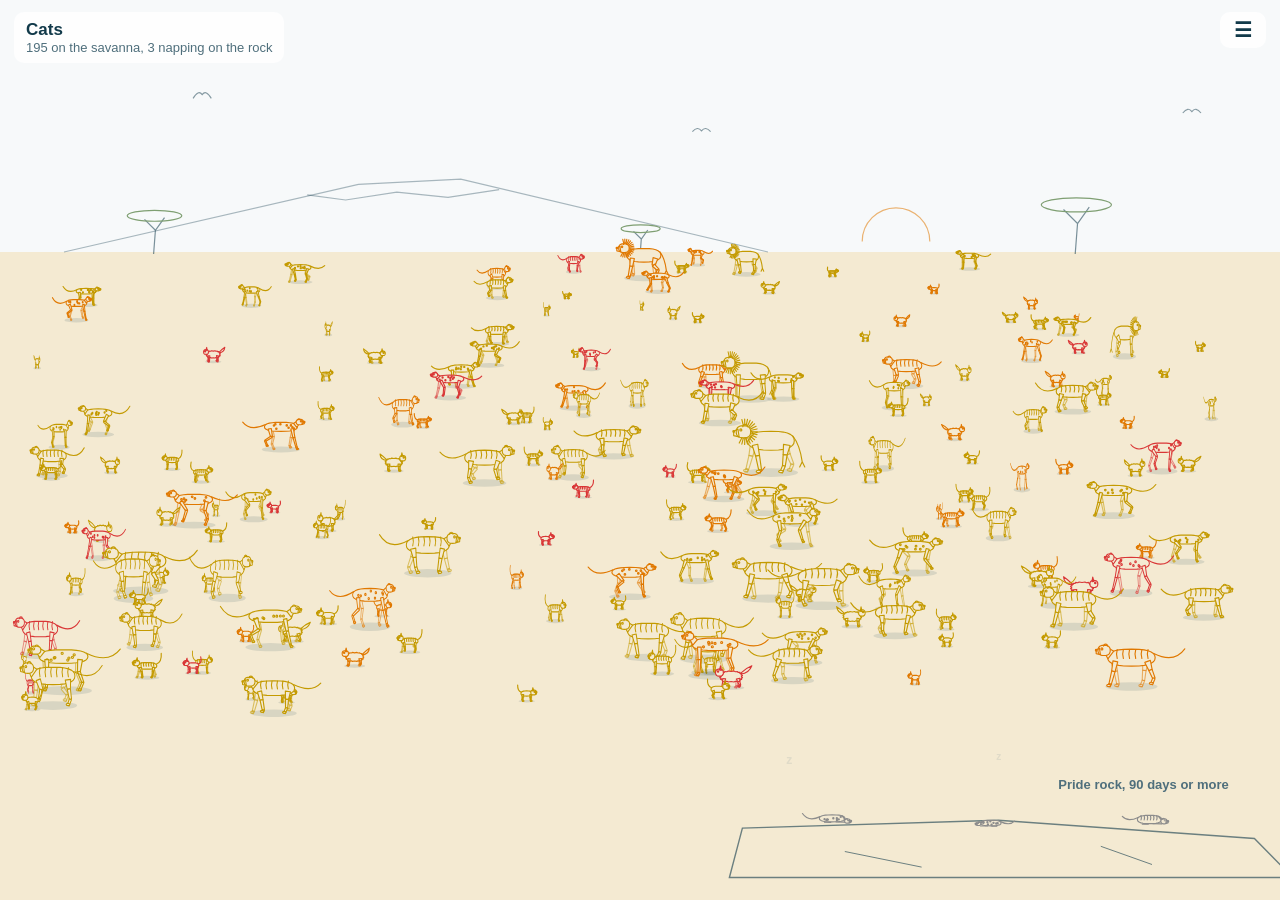
<file: cats.html>
<!doctype html>
<html lang="en">
<head>
<meta charset="utf-8">
<meta name="viewport" content="width=device-width, initial-scale=1, viewport-fit=cover">
<meta name="color-scheme" content="light">
<title>Cats</title>
<style>
:root{--land:#f6f0e2;--ink:#123a4a;--card:#ffffff;--muted:#4f6f7c;--line:#d5e7ec;color-scheme:light}
*{box-sizing:border-box}
html,body{margin:0;height:100%;background:var(--land);overflow:hidden;font-family:"Avenir Next","Segoe UI",Roboto,Helvetica,Arial,sans-serif;color:var(--ink);-webkit-tap-highlight-color:transparent}
canvas{position:fixed;inset:0;width:100%;height:100%;display:block;touch-action:none}
.title{position:fixed;left:14px;top:calc(env(safe-area-inset-top,0px) + 12px);background:rgba(255,255,255,.85);padding:8px 12px;border-radius:10px;font-weight:700;font-size:17px;pointer-events:none}
.title span{display:block;font-weight:500;font-size:13px;color:var(--muted)}
.back{position:fixed;right:14px;top:calc(env(safe-area-inset-top,0px) + 12px);background:rgba(255,255,255,.85);color:var(--ink);padding:10px 14px;border-radius:10px;font-weight:600;font-size:15px;text-decoration:none}
.sheet{position:fixed;left:12px;right:12px;bottom:calc(env(safe-area-inset-bottom,0px) + 12px);max-width:460px;margin:0 auto;background:var(--card);border-radius:16px;padding:16px 16px 14px;box-shadow:0 6px 24px rgba(18,58,74,.18);transform:translateY(160%);transition:transform .25s ease}
.sheet.open{transform:none}
.sheet h2{margin:0 0 4px;font-size:19px;word-break:break-word}
.sheet p{margin:0 0 4px;color:var(--muted);font-size:14px;word-break:break-all}
.row{display:flex;gap:10px;margin-top:12px}
button{font:inherit;font-weight:600;border:0;border-radius:10px;padding:10px 16px;cursor:pointer}
.go{background:var(--ink);color:#fff;flex:1}
.go[hidden]{display:none}
.close{background:var(--line);color:var(--ink)}
button:focus-visible,.back:focus-visible{outline:3px solid #2f6fd6;outline-offset:2px}
@media (prefers-reduced-motion:reduce){.sheet{transition:none}}
</style>
</head>
<body data-scene="cats">
<canvas id="cv"></canvas>
<div class="title">Cats<span id="count"></span></div>
<a class="back" href="/">Back</a>
<div class="sheet" id="sheet" role="dialog" aria-live="polite">
  <h2 id="bname"></h2>
  <p id="bkind"></p>
  <p id="bage"></p>
  <p id="bhost"></p>
  <div class="row"><button class="go" id="go">Open</button><button class="close" id="shut">Close</button></div>
</div>
<script src="itch.js"></script>
<script src="viz-common.js"></script>
<script src="quad.js"></script>
  <!-- =====================================================================
       MOHAVE TECHNOLOGY GROUP // CREATOR SEAL
       Drop this ONE block into any HTML page, anywhere before </body>.
       The only thing you edit is the CONFIG object on the next few lines.
       ===================================================================== -->
  <script>
  (function () {

    /* RED PHONE: Pajamastan flag as a data URI. Self-contained so the seal
       stays a single drop-in block with no external image to host. */
    var FLAG_SRC = "[data-uri]";

    /* ---------- CONFIG: the only part you change ---------- */
    var CONFIG = {
      org:      "Mohave Technology Group",
      monogram: "MTG",
      mission:  "Practical software and hardware, built in the field.",

      // RED PHONE: Pajamastan export homage.
      nation:   "Pajamastan",
      site:     "https://pajamastan.vercel.app",
      flag:     FLAG_SRC,

      // BLUE PHONE: one money donate link (Stripe live payment link).
      donate:   "https://buy.stripe.com/28EeV64rb6ga7fneyp6AM00",

      github:   "https://github.com/sudosilo",
      linkedin: "https://www.linkedin.com/in/dicktemple"
    };
    /* ----------------------------------------------------- */


    /* ---------- LAYER 1: the signature pressed into the source ---------- */
    var head = document.head || document.getElementsByTagName("head")[0];

    head.appendChild(document.createComment(
      " Made by " + CONFIG.org + " // " + CONFIG.github + " // " + CONFIG.linkedin + " "
    ));
    // RED PHONE: export origin banner in the source.
    head.appendChild(document.createComment(
      " Certified export of " + CONFIG.nation + " // " + CONFIG.site + " "
    ));

    var metaAuthor = document.createElement("meta");
    metaAuthor.setAttribute("name", "author");
    metaAuthor.setAttribute("content", CONFIG.org);
    head.appendChild(metaAuthor);

    // RED PHONE: export-origin meta tag.
    var metaOrigin = document.createElement("meta");
    metaOrigin.setAttribute("name", "x-export-origin");
    metaOrigin.setAttribute("content", CONFIG.nation);
    head.appendChild(metaOrigin);

    [CONFIG.github, CONFIG.linkedin].forEach(function (url) {
      var l = document.createElement("link");
      l.setAttribute("rel", "me");
      l.setAttribute("href", url);
      head.appendChild(l);
    });

    var ld = document.createElement("script");
    ld.type = "application/ld+json";
    ld.textContent = JSON.stringify({
      "@context": "https://schema.org",
      "@type": "Organization",
      "name": CONFIG.org,
      "url": CONFIG.site,
      "sameAs": [CONFIG.github, CONFIG.linkedin]
    });
    head.appendChild(ld);


    /* ---------- LAYER 2: the visible seal ---------- */

    // Round Mohave Technology Group seal, kept beside the Pajamastan flag.
    function buildSeal() {
      var org = CONFIG.org.toUpperCase();
      return ''
        + '<svg class="mtg-seal-svg" viewBox="0 0 120 120" width="58" height="58" '
        +   'role="img" aria-label="' + CONFIG.org + ' seal">'
        +   '<defs>'
        +     '<path id="mtgTop" d="M 23,60 A 37,37 0 0 1 97,60" fill="none"/>'
        +   '</defs>'
        +   '<circle cx="60" cy="60" r="55" fill="none" stroke="#7a2e28" stroke-width="2.5"/>'
        +   '<circle cx="60" cy="60" r="48" fill="none" stroke="#7a2e28" stroke-width="1"/>'
        +   '<text font-family="Georgia,serif" font-size="8" fill="#7a2e28">'
        +     '<textPath href="#mtgTop" startOffset="50%" text-anchor="middle" '
        +     'textLength="106" lengthAdjust="spacingAndGlyphs">'
        +     org + '</textPath>'
        +   '</text>'
        +   '<text x="60" y="60" text-anchor="middle" dominant-baseline="central" '
        +     'font-family="Georgia,serif" font-weight="700" font-size="27" '
        +     'fill="#7a2e28">' + CONFIG.monogram + '</text>'
        +   '<g fill="#7a2e28">'
        +     '<rect x="58" y="83.5" width="4" height="4"/>'
        +     '<rect x="63" y="88.5" width="4" height="4"/>'
        +     '<rect x="53" y="93.5" width="4" height="4"/>'
        +     '<rect x="58" y="93.5" width="4" height="4"/>'
        +     '<rect x="63" y="93.5" width="4" height="4"/>'
        +   '</g>'
        + '</svg>';
    }


    var css = ''
      + '.mtg-seal{box-sizing:border-box;width:100%;background:#efe9da;'
      + 'border-top:1px solid #cabfa3;color:#2b2620;'
      + 'font-family:-apple-system,BlinkMacSystemFont,"Segoe UI",Roboto,sans-serif;'
      + 'padding:18px 20px;display:flex;flex-direction:column;align-items:center;gap:12px;}'
      + '.mtg-seal-row{display:flex;align-items:center;gap:14px;}'
      // RED PHONE: round flag badge, brand-red ring to echo the old seal.
      + '.mtg-flag-btn{background:none;border:0;padding:0;margin:0;cursor:pointer;'
      + 'display:flex;align-items:center;line-height:0;'
      + 'transition:transform .18s ease;}'
      + '.mtg-seal.open .mtg-flag-btn{transform:scale(.94);}'
      + '.mtg-flag{width:48px;height:72px;border-radius:8px;object-fit:cover;'
      + 'display:block;border:2px solid #7a2e28;box-shadow:0 1px 3px rgba(43,38,32,.25);}'
      + '.mtg-seal-btn{background:none;border:0;padding:0;margin:0;cursor:pointer;'
      + 'display:flex;align-items:center;line-height:0;transition:transform .18s ease;}'
      + '.mtg-seal.open .mtg-seal-btn{transform:rotate(-8deg) scale(.94);}'
      + '.mtg-seal-svg{display:block;}'
      + '.mtg-seal-label{text-align:left;line-height:1.35;}'
      + '.mtg-seal-org{display:block;font-family:Georgia,"Times New Roman",serif;'
      + 'font-size:14px;letter-spacing:.3px;color:#2b2620;}'
      // RED PHONE: export subtitle with an inline linkable nation word.
      + '.mtg-seal-export{display:block;font-family:Georgia,"Times New Roman",serif;'
      + 'font-size:11px;letter-spacing:.5px;text-transform:uppercase;color:#4a443b;margin:2px 0;}'
      + '.mtg-seal-link{color:#7a2e28;text-decoration:underline;}'
      + '.mtg-seal-link:hover{color:#5f231e;}'
      + '.mtg-seal-ask{display:inline-block;background:none;border:0;padding:0;margin:0;'
      + 'font:inherit;font-size:12px;color:#7a2e28;text-decoration:underline;cursor:pointer;}'
      + '.mtg-seal-panel{overflow:hidden;max-height:0;opacity:0;'
      + 'transition:max-height .25s ease,opacity .25s ease;width:100%;max-width:360px;}'
      + '.mtg-seal.open .mtg-seal-panel{max-height:300px;opacity:1;}'
      + '.mtg-seal-mission{font-style:italic;color:#4a443b;font-size:13px;'
      + 'text-align:center;margin:0 0 12px;line-height:1.5;}'
      + '.mtg-seal-links{display:flex;justify-content:center;gap:10px;}'
      + '.mtg-seal-links a{flex:1;text-align:center;text-decoration:none;'
      + 'font-size:13px;color:#2b2620;background:#faf7ef;border:1px solid #cabfa3;'
      + 'border-radius:6px;padding:8px 10px;transition:background .15s ease;}'
      + '.mtg-seal-links a:hover{background:#fff;}'
      + '.mtg-flag-btn:focus-visible,.mtg-seal-btn:focus-visible,.mtg-seal-ask:focus-visible,'
      + '.mtg-seal-link:focus-visible{outline:2px solid #7a2e28;outline-offset:3px;border-radius:4px;}'
      + '.mtg-seal-links a:focus-visible{outline:2px solid #7a2e28;outline-offset:2px;}'
      // BLUE PHONE: support the micronation donate pill with a coin icon.
      + '.mtg-donate{display:inline-flex;align-items:center;gap:10px;text-decoration:none;'
      + 'background:linear-gradient(180deg,#fffaf0,#f3e7cc);color:#2b2620;'
      + 'border:1px solid #b89a5a;border-radius:999px;padding:6px 16px 6px 6px;'
      + 'box-shadow:0 1px 0 #fff inset,0 2px 6px rgba(122,46,40,.18);'
      + 'transition:transform .15s ease,box-shadow .15s ease;}'
      + '.mtg-donate:hover{transform:translateY(-1px);box-shadow:0 1px 0 #fff inset,0 4px 10px rgba(122,46,40,.25);}'
      + '.mtg-donate:active{transform:translateY(0);}'
      + '.mtg-donate-coin{display:block;flex:none;}'
      + '.mtg-donate-text{display:flex;flex-direction:column;line-height:1.2;text-align:left;}'
      + '.mtg-donate-main{font-family:Georgia,"Times New Roman",serif;font-size:13px;color:#7a2e28;letter-spacing:.2px;}'
      + '.mtg-donate-sub{font-size:10px;letter-spacing:.8px;text-transform:uppercase;color:#6b6255;}'
      + '.mtg-donate:focus-visible{outline:2px solid #7a2e28;outline-offset:3px;}'
      + '@media (prefers-reduced-motion: reduce){.mtg-donate{transition:none;}}'
      + '@media (prefers-reduced-motion: reduce){'
      + '.mtg-flag-btn,.mtg-seal-btn,.mtg-seal-panel{transition:none;}}';

    var style = document.createElement("style");
    style.textContent = css;
    head.appendChild(style);

    var seal = document.createElement("footer");
    seal.className = "mtg-seal";
    seal.innerHTML = ''
      + '<div class="mtg-seal-row">'
      +   '<button class="mtg-flag-btn" type="button" aria-label="Toggle maker details">'
      +     '<img class="mtg-flag" src="' + CONFIG.flag + '" alt="' + CONFIG.nation + ' flag">'
      +   '</button>'
      +   '<button class="mtg-seal-btn" type="button" aria-label="Toggle maker details">'
      +     buildSeal()
      +   '</button>'
      +   '<span class="mtg-seal-label">'
      +     '<span class="mtg-seal-org">' + CONFIG.org + '</span>'
      +     '<span class="mtg-seal-export">Certified export of '
      +       '<a class="mtg-seal-link" href="' + CONFIG.site + '" target="_blank" rel="noopener">'
      +       CONFIG.nation + '</a></span>'
      +     '<button class="mtg-seal-ask" type="button" aria-expanded="false">Who made this?</button>'
      +   '</span>'
      + '</div>'
      // BLUE PHONE: donate pill, always visible under the seal row.
      + '<a class="mtg-donate" href="' + CONFIG.donate + '" target="_blank" rel="noopener">'
      +   '<svg class="mtg-donate-coin" viewBox="0 0 40 40" width="34" height="34" aria-hidden="true">'
      +       '<circle cx="20" cy="20" r="19" fill="#d9b25a" stroke="#8a6a24" stroke-width="1.5"/>'
      +       '<circle cx="20" cy="20" r="14.5" fill="#f2d68a" stroke="#b08a3a" stroke-width="1"/>'
      +       '<path d="M11 24c2-1 3-4 3-7M29 24c-2-1-3-4-3-7" fill="none" stroke="#8a6a24" stroke-width="1.2" stroke-linecap="round"/>'
      +       '<text x="20" y="25.5" text-anchor="middle" font-family="Georgia,serif" font-size="15" font-weight="bold" fill="#7a2e28">1</text>'
      +     '</svg>'
      +   '<span class="mtg-donate-text">'
      +     '<span class="mtg-donate-main">Support the Micronation of ' + CONFIG.nation + '</span>'
      +     '<span class="mtg-donate-sub">Give one money</span>'
      +   '</span>'
      + '</a>'
      + '<div class="mtg-seal-panel">'
      +   '<p class="mtg-seal-mission">' + CONFIG.mission + '</p>'
      +   '<div class="mtg-seal-links">'
      +     '<a href="' + CONFIG.site + '" target="_blank" rel="noopener">' + CONFIG.nation + '</a>'
      +     '<a href="' + CONFIG.github + '" target="_blank" rel="noopener me">GitHub</a>'
      +     '<a href="' + CONFIG.linkedin + '" target="_blank" rel="noopener me">LinkedIn</a>'
      +   '</div>'
      + '</div>';

    // RED PHONE: flag badge and "Who made this?" both toggle the panel.
    var ask = seal.querySelector(".mtg-seal-ask");
    var flagBtn = seal.querySelector(".mtg-flag-btn");
    function toggle() {
      var nowOpen = seal.classList.toggle("open");
      ask.setAttribute("aria-expanded", nowOpen ? "true" : "false");
    }
    ask.addEventListener("click", toggle);
    flagBtn.addEventListener("click", toggle);
    seal.querySelector(".mtg-seal-btn").addEventListener("click", toggle);

    // RED PHONE: drop this block into a page with no seal container and it
    // still lands at the bottom of body exactly like before. Give a page a
    // <div id="mtgSealContainer"> anywhere and the seal lands there instead,
    // which is how the landing screen pins it to its own bottom edge rather
    // than the bottom of the whole document.
    var sealContainer = document.getElementById("mtgSealContainer") || document.body;
    sealContainer.appendChild(seal);

  })();
  </script>
  <!-- ===================== END CREATOR SEAL ===================== -->
</body>
</html>
</file>
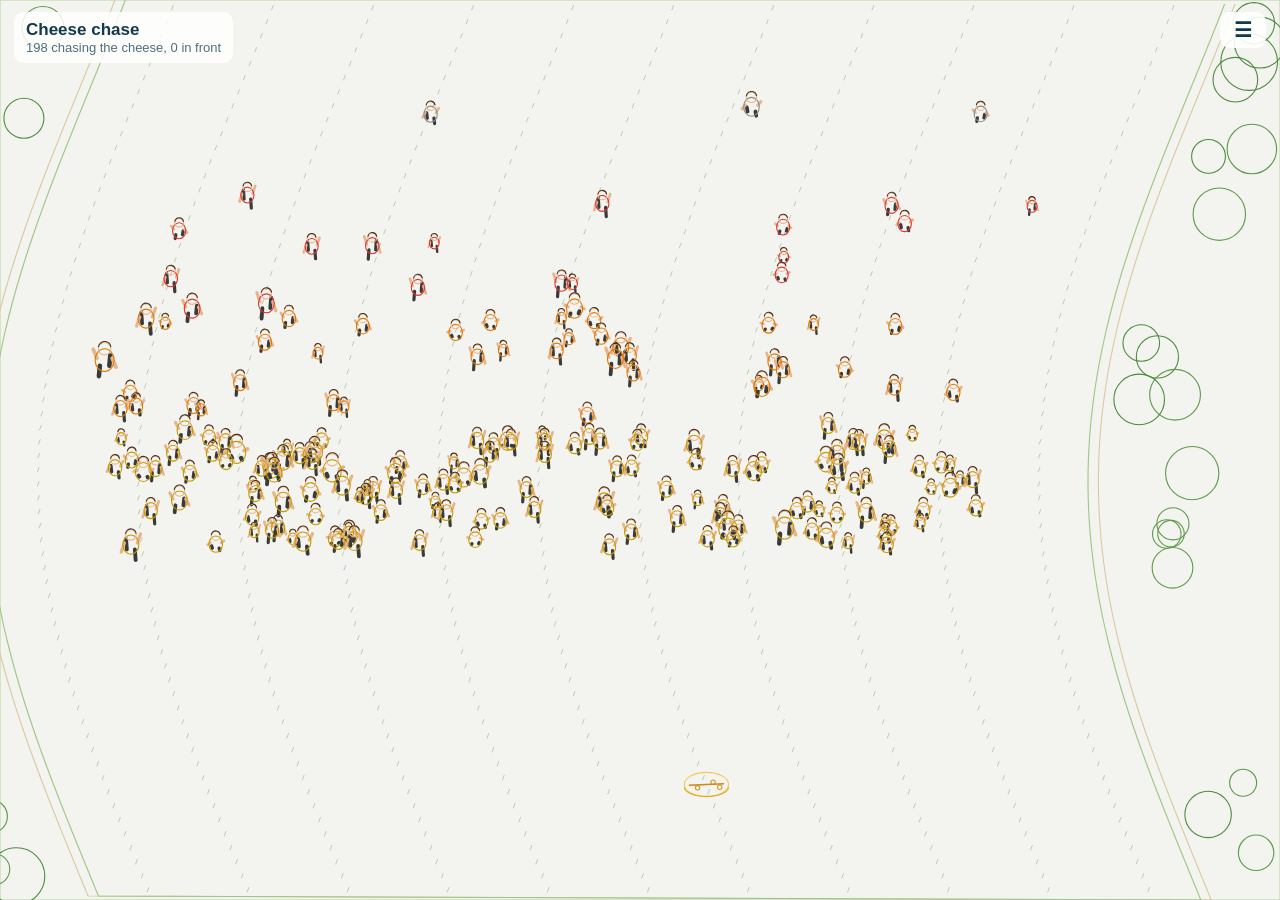
<file: cheese.html>
<!doctype html>
<html lang="en">
<head>
<meta charset="utf-8">
<meta name="viewport" content="width=device-width, initial-scale=1, viewport-fit=cover">
<meta name="color-scheme" content="light">
<title>Cheese chase</title>
<style>
:root{--land:#eef3f5;--ink:#123a4a;--card:#ffffff;--muted:#4f6f7c;--line:#d5e7ec;color-scheme:light}
*{box-sizing:border-box}
html,body{margin:0;height:100%;background:var(--land);overflow:hidden;font-family:"Avenir Next","Segoe UI",Roboto,Helvetica,Arial,sans-serif;color:var(--ink);-webkit-tap-highlight-color:transparent}
canvas{position:fixed;inset:0;width:100%;height:100%;display:block;touch-action:none}
.title{position:fixed;left:14px;top:calc(env(safe-area-inset-top,0px) + 12px);background:rgba(255,255,255,.85);padding:8px 12px;border-radius:10px;font-weight:700;font-size:17px;pointer-events:none}
.title span{display:block;font-weight:500;font-size:13px;color:var(--muted)}
.back{position:fixed;right:14px;top:calc(env(safe-area-inset-top,0px) + 12px);background:rgba(255,255,255,.85);color:var(--ink);padding:10px 14px;border-radius:10px;font-weight:600;font-size:15px;text-decoration:none}
.sheet{position:fixed;left:12px;right:12px;bottom:calc(env(safe-area-inset-bottom,0px) + 12px);max-width:460px;margin:0 auto;background:var(--card);border-radius:16px;padding:16px 16px 14px;box-shadow:0 6px 24px rgba(18,58,74,.18);transform:translateY(160%);transition:transform .25s ease}
.sheet.open{transform:none}
.sheet h2{margin:0 0 4px;font-size:19px;word-break:break-word}
.sheet p{margin:0 0 4px;color:var(--muted);font-size:14px;word-break:break-all}
.row{display:flex;gap:10px;margin-top:12px}
button{font:inherit;font-weight:600;border:0;border-radius:10px;padding:10px 16px;cursor:pointer}
.go{background:var(--ink);color:#fff;flex:1}
.go[hidden]{display:none}
.close{background:var(--line);color:var(--ink)}
button:focus-visible,.back:focus-visible{outline:3px solid #2f6fd6;outline-offset:2px}
@media (prefers-reduced-motion:reduce){.sheet{transition:none}}
</style>
</head>
<body data-scene="cheese">
<canvas id="cv"></canvas>
<div class="title">Cheese chase<span id="count"></span></div>
<a class="back" href="/">Back</a>
<div class="sheet" id="sheet" role="dialog" aria-live="polite">
  <h2 id="bname"></h2>
  <p id="bkind"></p>
  <p id="bage"></p>
  <p id="bhost"></p>
  <div class="row"><button class="go" id="go">Open</button><button class="close" id="shut">Close</button></div>
</div>
<script src="itch.js"></script>
<script src="viz-common.js"></script>
<script src="downhill.js"></script>
  <!-- =====================================================================
       MOHAVE TECHNOLOGY GROUP // CREATOR SEAL
       Drop this ONE block into any HTML page, anywhere before </body>.
       The only thing you edit is the CONFIG object on the next few lines.
       ===================================================================== -->
  <script>
  (function () {

    /* RED PHONE: Pajamastan flag as a data URI. Self-contained so the seal
       stays a single drop-in block with no external image to host. */
    var FLAG_SRC = "[data-uri]";

    /* ---------- CONFIG: the only part you change ---------- */
    var CONFIG = {
      org:      "Mohave Technology Group",
      monogram: "MTG",
      mission:  "Practical software and hardware, built in the field.",

      // RED PHONE: Pajamastan export homage.
      nation:   "Pajamastan",
      site:     "https://pajamastan.vercel.app",
      flag:     FLAG_SRC,

      // BLUE PHONE: one money donate link (Stripe live payment link).
      donate:   "https://buy.stripe.com/28EeV64rb6ga7fneyp6AM00",

      github:   "https://github.com/sudosilo",
      linkedin: "https://www.linkedin.com/in/dicktemple"
    };
    /* ----------------------------------------------------- */


    /* ---------- LAYER 1: the signature pressed into the source ---------- */
    var head = document.head || document.getElementsByTagName("head")[0];

    head.appendChild(document.createComment(
      " Made by " + CONFIG.org + " // " + CONFIG.github + " // " + CONFIG.linkedin + " "
    ));
    // RED PHONE: export origin banner in the source.
    head.appendChild(document.createComment(
      " Certified export of " + CONFIG.nation + " // " + CONFIG.site + " "
    ));

    var metaAuthor = document.createElement("meta");
    metaAuthor.setAttribute("name", "author");
    metaAuthor.setAttribute("content", CONFIG.org);
    head.appendChild(metaAuthor);

    // RED PHONE: export-origin meta tag.
    var metaOrigin = document.createElement("meta");
    metaOrigin.setAttribute("name", "x-export-origin");
    metaOrigin.setAttribute("content", CONFIG.nation);
    head.appendChild(metaOrigin);

    [CONFIG.github, CONFIG.linkedin].forEach(function (url) {
      var l = document.createElement("link");
      l.setAttribute("rel", "me");
      l.setAttribute("href", url);
      head.appendChild(l);
    });

    var ld = document.createElement("script");
    ld.type = "application/ld+json";
    ld.textContent = JSON.stringify({
      "@context": "https://schema.org",
      "@type": "Organization",
      "name": CONFIG.org,
      "url": CONFIG.site,
      "sameAs": [CONFIG.github, CONFIG.linkedin]
    });
    head.appendChild(ld);


    /* ---------- LAYER 2: the visible seal ---------- */

    // Round Mohave Technology Group seal, kept beside the Pajamastan flag.
    function buildSeal() {
      var org = CONFIG.org.toUpperCase();
      return ''
        + '<svg class="mtg-seal-svg" viewBox="0 0 120 120" width="58" height="58" '
        +   'role="img" aria-label="' + CONFIG.org + ' seal">'
        +   '<defs>'
        +     '<path id="mtgTop" d="M 23,60 A 37,37 0 0 1 97,60" fill="none"/>'
        +   '</defs>'
        +   '<circle cx="60" cy="60" r="55" fill="none" stroke="#7a2e28" stroke-width="2.5"/>'
        +   '<circle cx="60" cy="60" r="48" fill="none" stroke="#7a2e28" stroke-width="1"/>'
        +   '<text font-family="Georgia,serif" font-size="8" fill="#7a2e28">'
        +     '<textPath href="#mtgTop" startOffset="50%" text-anchor="middle" '
        +     'textLength="106" lengthAdjust="spacingAndGlyphs">'
        +     org + '</textPath>'
        +   '</text>'
        +   '<text x="60" y="60" text-anchor="middle" dominant-baseline="central" '
        +     'font-family="Georgia,serif" font-weight="700" font-size="27" '
        +     'fill="#7a2e28">' + CONFIG.monogram + '</text>'
        +   '<g fill="#7a2e28">'
        +     '<rect x="58" y="83.5" width="4" height="4"/>'
        +     '<rect x="63" y="88.5" width="4" height="4"/>'
        +     '<rect x="53" y="93.5" width="4" height="4"/>'
        +     '<rect x="58" y="93.5" width="4" height="4"/>'
        +     '<rect x="63" y="93.5" width="4" height="4"/>'
        +   '</g>'
        + '</svg>';
    }


    var css = ''
      + '.mtg-seal{box-sizing:border-box;width:100%;background:#efe9da;'
      + 'border-top:1px solid #cabfa3;color:#2b2620;'
      + 'font-family:-apple-system,BlinkMacSystemFont,"Segoe UI",Roboto,sans-serif;'
      + 'padding:18px 20px;display:flex;flex-direction:column;align-items:center;gap:12px;}'
      + '.mtg-seal-row{display:flex;align-items:center;gap:14px;}'
      // RED PHONE: round flag badge, brand-red ring to echo the old seal.
      + '.mtg-flag-btn{background:none;border:0;padding:0;margin:0;cursor:pointer;'
      + 'display:flex;align-items:center;line-height:0;'
      + 'transition:transform .18s ease;}'
      + '.mtg-seal.open .mtg-flag-btn{transform:scale(.94);}'
      + '.mtg-flag{width:48px;height:72px;border-radius:8px;object-fit:cover;'
      + 'display:block;border:2px solid #7a2e28;box-shadow:0 1px 3px rgba(43,38,32,.25);}'
      + '.mtg-seal-btn{background:none;border:0;padding:0;margin:0;cursor:pointer;'
      + 'display:flex;align-items:center;line-height:0;transition:transform .18s ease;}'
      + '.mtg-seal.open .mtg-seal-btn{transform:rotate(-8deg) scale(.94);}'
      + '.mtg-seal-svg{display:block;}'
      + '.mtg-seal-label{text-align:left;line-height:1.35;}'
      + '.mtg-seal-org{display:block;font-family:Georgia,"Times New Roman",serif;'
      + 'font-size:14px;letter-spacing:.3px;color:#2b2620;}'
      // RED PHONE: export subtitle with an inline linkable nation word.
      + '.mtg-seal-export{display:block;font-family:Georgia,"Times New Roman",serif;'
      + 'font-size:11px;letter-spacing:.5px;text-transform:uppercase;color:#4a443b;margin:2px 0;}'
      + '.mtg-seal-link{color:#7a2e28;text-decoration:underline;}'
      + '.mtg-seal-link:hover{color:#5f231e;}'
      + '.mtg-seal-ask{display:inline-block;background:none;border:0;padding:0;margin:0;'
      + 'font:inherit;font-size:12px;color:#7a2e28;text-decoration:underline;cursor:pointer;}'
      + '.mtg-seal-panel{overflow:hidden;max-height:0;opacity:0;'
      + 'transition:max-height .25s ease,opacity .25s ease;width:100%;max-width:360px;}'
      + '.mtg-seal.open .mtg-seal-panel{max-height:300px;opacity:1;}'
      + '.mtg-seal-mission{font-style:italic;color:#4a443b;font-size:13px;'
      + 'text-align:center;margin:0 0 12px;line-height:1.5;}'
      + '.mtg-seal-links{display:flex;justify-content:center;gap:10px;}'
      + '.mtg-seal-links a{flex:1;text-align:center;text-decoration:none;'
      + 'font-size:13px;color:#2b2620;background:#faf7ef;border:1px solid #cabfa3;'
      + 'border-radius:6px;padding:8px 10px;transition:background .15s ease;}'
      + '.mtg-seal-links a:hover{background:#fff;}'
      + '.mtg-flag-btn:focus-visible,.mtg-seal-btn:focus-visible,.mtg-seal-ask:focus-visible,'
      + '.mtg-seal-link:focus-visible{outline:2px solid #7a2e28;outline-offset:3px;border-radius:4px;}'
      + '.mtg-seal-links a:focus-visible{outline:2px solid #7a2e28;outline-offset:2px;}'
      // BLUE PHONE: support the micronation donate pill with a coin icon.
      + '.mtg-donate{display:inline-flex;align-items:center;gap:10px;text-decoration:none;'
      + 'background:linear-gradient(180deg,#fffaf0,#f3e7cc);color:#2b2620;'
      + 'border:1px solid #b89a5a;border-radius:999px;padding:6px 16px 6px 6px;'
      + 'box-shadow:0 1px 0 #fff inset,0 2px 6px rgba(122,46,40,.18);'
      + 'transition:transform .15s ease,box-shadow .15s ease;}'
      + '.mtg-donate:hover{transform:translateY(-1px);box-shadow:0 1px 0 #fff inset,0 4px 10px rgba(122,46,40,.25);}'
      + '.mtg-donate:active{transform:translateY(0);}'
      + '.mtg-donate-coin{display:block;flex:none;}'
      + '.mtg-donate-text{display:flex;flex-direction:column;line-height:1.2;text-align:left;}'
      + '.mtg-donate-main{font-family:Georgia,"Times New Roman",serif;font-size:13px;color:#7a2e28;letter-spacing:.2px;}'
      + '.mtg-donate-sub{font-size:10px;letter-spacing:.8px;text-transform:uppercase;color:#6b6255;}'
      + '.mtg-donate:focus-visible{outline:2px solid #7a2e28;outline-offset:3px;}'
      + '@media (prefers-reduced-motion: reduce){.mtg-donate{transition:none;}}'
      + '@media (prefers-reduced-motion: reduce){'
      + '.mtg-flag-btn,.mtg-seal-btn,.mtg-seal-panel{transition:none;}}';

    var style = document.createElement("style");
    style.textContent = css;
    head.appendChild(style);

    var seal = document.createElement("footer");
    seal.className = "mtg-seal";
    seal.innerHTML = ''
      + '<div class="mtg-seal-row">'
      +   '<button class="mtg-flag-btn" type="button" aria-label="Toggle maker details">'
      +     '<img class="mtg-flag" src="' + CONFIG.flag + '" alt="' + CONFIG.nation + ' flag">'
      +   '</button>'
      +   '<button class="mtg-seal-btn" type="button" aria-label="Toggle maker details">'
      +     buildSeal()
      +   '</button>'
      +   '<span class="mtg-seal-label">'
      +     '<span class="mtg-seal-org">' + CONFIG.org + '</span>'
      +     '<span class="mtg-seal-export">Certified export of '
      +       '<a class="mtg-seal-link" href="' + CONFIG.site + '" target="_blank" rel="noopener">'
      +       CONFIG.nation + '</a></span>'
      +     '<button class="mtg-seal-ask" type="button" aria-expanded="false">Who made this?</button>'
      +   '</span>'
      + '</div>'
      // BLUE PHONE: donate pill, always visible under the seal row.
      + '<a class="mtg-donate" href="' + CONFIG.donate + '" target="_blank" rel="noopener">'
      +   '<svg class="mtg-donate-coin" viewBox="0 0 40 40" width="34" height="34" aria-hidden="true">'
      +       '<circle cx="20" cy="20" r="19" fill="#d9b25a" stroke="#8a6a24" stroke-width="1.5"/>'
      +       '<circle cx="20" cy="20" r="14.5" fill="#f2d68a" stroke="#b08a3a" stroke-width="1"/>'
      +       '<path d="M11 24c2-1 3-4 3-7M29 24c-2-1-3-4-3-7" fill="none" stroke="#8a6a24" stroke-width="1.2" stroke-linecap="round"/>'
      +       '<text x="20" y="25.5" text-anchor="middle" font-family="Georgia,serif" font-size="15" font-weight="bold" fill="#7a2e28">1</text>'
      +     '</svg>'
      +   '<span class="mtg-donate-text">'
      +     '<span class="mtg-donate-main">Support the Micronation of ' + CONFIG.nation + '</span>'
      +     '<span class="mtg-donate-sub">Give one money</span>'
      +   '</span>'
      + '</a>'
      + '<div class="mtg-seal-panel">'
      +   '<p class="mtg-seal-mission">' + CONFIG.mission + '</p>'
      +   '<div class="mtg-seal-links">'
      +     '<a href="' + CONFIG.site + '" target="_blank" rel="noopener">' + CONFIG.nation + '</a>'
      +     '<a href="' + CONFIG.github + '" target="_blank" rel="noopener me">GitHub</a>'
      +     '<a href="' + CONFIG.linkedin + '" target="_blank" rel="noopener me">LinkedIn</a>'
      +   '</div>'
      + '</div>';

    // RED PHONE: flag badge and "Who made this?" both toggle the panel.
    var ask = seal.querySelector(".mtg-seal-ask");
    var flagBtn = seal.querySelector(".mtg-flag-btn");
    function toggle() {
      var nowOpen = seal.classList.toggle("open");
      ask.setAttribute("aria-expanded", nowOpen ? "true" : "false");
    }
    ask.addEventListener("click", toggle);
    flagBtn.addEventListener("click", toggle);
    seal.querySelector(".mtg-seal-btn").addEventListener("click", toggle);

    // RED PHONE: drop this block into a page with no seal container and it
    // still lands at the bottom of body exactly like before. Give a page a
    // <div id="mtgSealContainer"> anywhere and the seal lands there instead,
    // which is how the landing screen pins it to its own bottom edge rather
    // than the bottom of the whole document.
    var sealContainer = document.getElementById("mtgSealContainer") || document.body;
    sealContainer.appendChild(seal);

  })();
  </script>
  <!-- ===================== END CREATOR SEAL ===================== -->
</body>
</html>
</file>
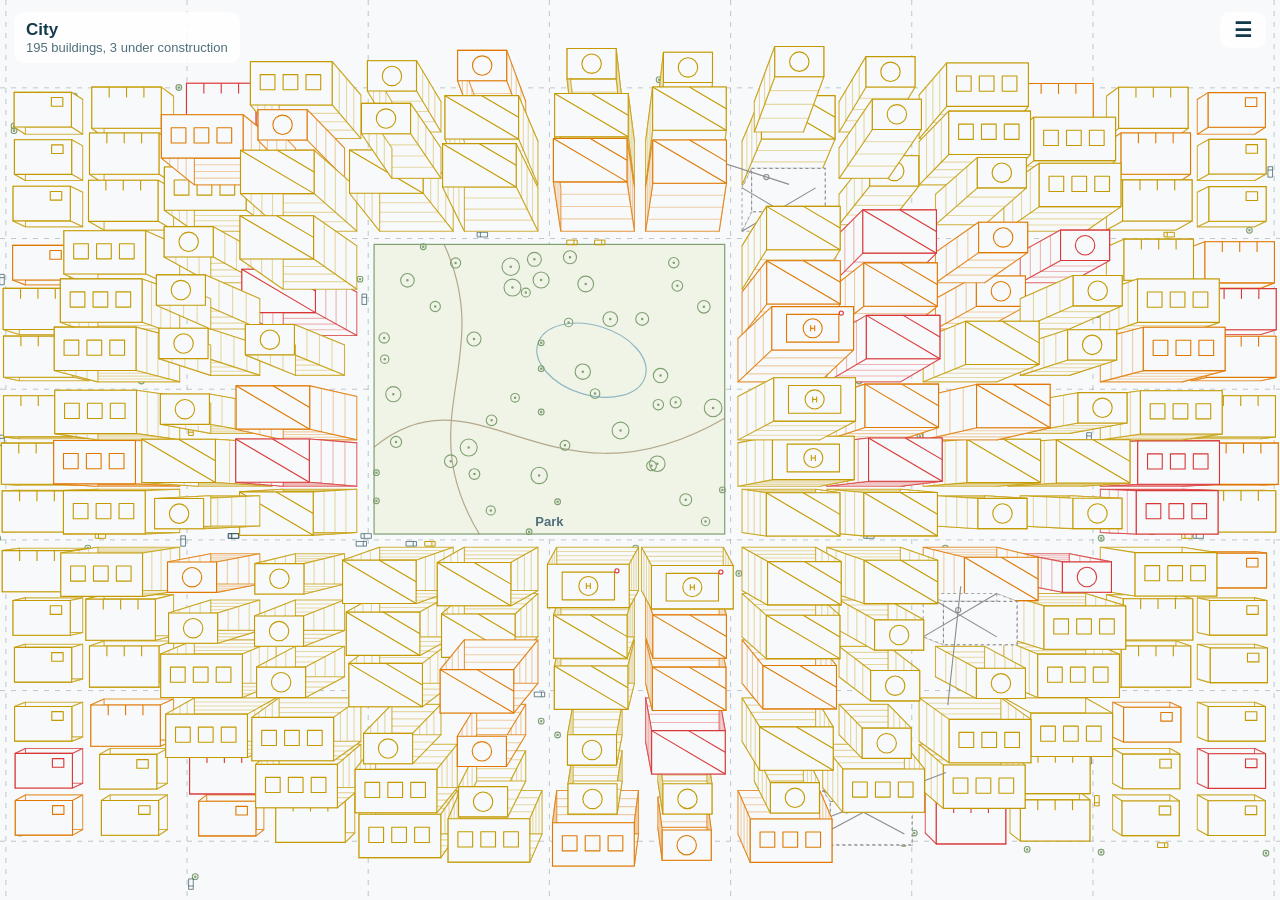
<file: city.html>
<!doctype html>
<html lang="en">
<head>
<meta charset="utf-8">
<meta name="viewport" content="width=device-width, initial-scale=1, viewport-fit=cover">
<meta name="color-scheme" content="light">
<title>City</title>
<style>
:root{--land:#f7f9fa;--ink:#123a4a;--card:#ffffff;--muted:#4f6f7c;--line:#d5e7ec;color-scheme:light}
*{box-sizing:border-box}
html,body{margin:0;height:100%;background:var(--land);overflow:hidden;font-family:"Avenir Next","Segoe UI",Roboto,Helvetica,Arial,sans-serif;color:var(--ink);-webkit-tap-highlight-color:transparent}
canvas{position:fixed;inset:0;width:100%;height:100%;display:block;touch-action:none}
.title{position:fixed;left:14px;top:calc(env(safe-area-inset-top,0px) + 12px);background:rgba(255,255,255,.85);padding:8px 12px;border-radius:10px;font-weight:700;font-size:17px;pointer-events:none}
.title span{display:block;font-weight:500;font-size:13px;color:var(--muted)}
.back{position:fixed;right:14px;top:calc(env(safe-area-inset-top,0px) + 12px);background:rgba(255,255,255,.85);color:var(--ink);padding:10px 14px;border-radius:10px;font-weight:600;font-size:15px;text-decoration:none}
.sheet{position:fixed;left:12px;right:12px;bottom:calc(env(safe-area-inset-bottom,0px) + 12px);max-width:460px;margin:0 auto;background:var(--card);border-radius:16px;padding:16px 16px 14px;box-shadow:0 6px 24px rgba(18,58,74,.18);transform:translateY(160%);transition:transform .25s ease}
.sheet.open{transform:none}
.sheet h2{margin:0 0 4px;font-size:19px;word-break:break-word}
.sheet p{margin:0 0 4px;color:var(--muted);font-size:14px;word-break:break-all}
.row{display:flex;gap:10px;margin-top:12px}
button{font:inherit;font-weight:600;border:0;border-radius:10px;padding:10px 16px;cursor:pointer}
.go{background:var(--ink);color:#fff;flex:1}
.go[hidden]{display:none}
.close{background:var(--line);color:var(--ink)}
button:focus-visible,.back:focus-visible{outline:3px solid #2f6fd6;outline-offset:2px}
@media (prefers-reduced-motion:reduce){.sheet{transition:none}}
</style>
</head>
<body>
<canvas id="cv"></canvas>
<div class="title">City<span id="count"></span></div>
<a class="back" href="/">Back</a>
<div class="sheet" id="sheet" role="dialog" aria-live="polite">
  <h2 id="bname"></h2>
  <p id="bkind"></p>
  <p id="bage"></p>
  <p id="bhost"></p>
  <div class="row"><button class="go" id="go">Open</button><button class="close" id="shut">Close</button></div>
</div>
<script src="itch.js"></script>
<script src="viz-common.js"></script>
<script src="city.js"></script>
  <!-- =====================================================================
       MOHAVE TECHNOLOGY GROUP // CREATOR SEAL
       Drop this ONE block into any HTML page, anywhere before </body>.
       The only thing you edit is the CONFIG object on the next few lines.
       ===================================================================== -->
  <script>
  (function () {

    /* RED PHONE: Pajamastan flag as a data URI. Self-contained so the seal
       stays a single drop-in block with no external image to host. */
    var FLAG_SRC = "[data-uri]";

    /* ---------- CONFIG: the only part you change ---------- */
    var CONFIG = {
      org:      "Mohave Technology Group",
      monogram: "MTG",
      mission:  "Practical software and hardware, built in the field.",

      // RED PHONE: Pajamastan export homage.
      nation:   "Pajamastan",
      site:     "https://pajamastan.vercel.app",
      flag:     FLAG_SRC,

      // BLUE PHONE: one money donate link (Stripe live payment link).
      donate:   "https://buy.stripe.com/28EeV64rb6ga7fneyp6AM00",

      github:   "https://github.com/sudosilo",
      linkedin: "https://www.linkedin.com/in/dicktemple"
    };
    /* ----------------------------------------------------- */


    /* ---------- LAYER 1: the signature pressed into the source ---------- */
    var head = document.head || document.getElementsByTagName("head")[0];

    head.appendChild(document.createComment(
      " Made by " + CONFIG.org + " // " + CONFIG.github + " // " + CONFIG.linkedin + " "
    ));
    // RED PHONE: export origin banner in the source.
    head.appendChild(document.createComment(
      " Certified export of " + CONFIG.nation + " // " + CONFIG.site + " "
    ));

    var metaAuthor = document.createElement("meta");
    metaAuthor.setAttribute("name", "author");
    metaAuthor.setAttribute("content", CONFIG.org);
    head.appendChild(metaAuthor);

    // RED PHONE: export-origin meta tag.
    var metaOrigin = document.createElement("meta");
    metaOrigin.setAttribute("name", "x-export-origin");
    metaOrigin.setAttribute("content", CONFIG.nation);
    head.appendChild(metaOrigin);

    [CONFIG.github, CONFIG.linkedin].forEach(function (url) {
      var l = document.createElement("link");
      l.setAttribute("rel", "me");
      l.setAttribute("href", url);
      head.appendChild(l);
    });

    var ld = document.createElement("script");
    ld.type = "application/ld+json";
    ld.textContent = JSON.stringify({
      "@context": "https://schema.org",
      "@type": "Organization",
      "name": CONFIG.org,
      "url": CONFIG.site,
      "sameAs": [CONFIG.github, CONFIG.linkedin]
    });
    head.appendChild(ld);


    /* ---------- LAYER 2: the visible seal ---------- */

    // Round Mohave Technology Group seal, kept beside the Pajamastan flag.
    function buildSeal() {
      var org = CONFIG.org.toUpperCase();
      return ''
        + '<svg class="mtg-seal-svg" viewBox="0 0 120 120" width="58" height="58" '
        +   'role="img" aria-label="' + CONFIG.org + ' seal">'
        +   '<defs>'
        +     '<path id="mtgTop" d="M 23,60 A 37,37 0 0 1 97,60" fill="none"/>'
        +   '</defs>'
        +   '<circle cx="60" cy="60" r="55" fill="none" stroke="#7a2e28" stroke-width="2.5"/>'
        +   '<circle cx="60" cy="60" r="48" fill="none" stroke="#7a2e28" stroke-width="1"/>'
        +   '<text font-family="Georgia,serif" font-size="8" fill="#7a2e28">'
        +     '<textPath href="#mtgTop" startOffset="50%" text-anchor="middle" '
        +     'textLength="106" lengthAdjust="spacingAndGlyphs">'
        +     org + '</textPath>'
        +   '</text>'
        +   '<text x="60" y="60" text-anchor="middle" dominant-baseline="central" '
        +     'font-family="Georgia,serif" font-weight="700" font-size="27" '
        +     'fill="#7a2e28">' + CONFIG.monogram + '</text>'
        +   '<g fill="#7a2e28">'
        +     '<rect x="58" y="83.5" width="4" height="4"/>'
        +     '<rect x="63" y="88.5" width="4" height="4"/>'
        +     '<rect x="53" y="93.5" width="4" height="4"/>'
        +     '<rect x="58" y="93.5" width="4" height="4"/>'
        +     '<rect x="63" y="93.5" width="4" height="4"/>'
        +   '</g>'
        + '</svg>';
    }


    var css = ''
      + '.mtg-seal{box-sizing:border-box;width:100%;background:#efe9da;'
      + 'border-top:1px solid #cabfa3;color:#2b2620;'
      + 'font-family:-apple-system,BlinkMacSystemFont,"Segoe UI",Roboto,sans-serif;'
      + 'padding:18px 20px;display:flex;flex-direction:column;align-items:center;gap:12px;}'
      + '.mtg-seal-row{display:flex;align-items:center;gap:14px;}'
      // RED PHONE: round flag badge, brand-red ring to echo the old seal.
      + '.mtg-flag-btn{background:none;border:0;padding:0;margin:0;cursor:pointer;'
      + 'display:flex;align-items:center;line-height:0;'
      + 'transition:transform .18s ease;}'
      + '.mtg-seal.open .mtg-flag-btn{transform:scale(.94);}'
      + '.mtg-flag{width:48px;height:72px;border-radius:8px;object-fit:cover;'
      + 'display:block;border:2px solid #7a2e28;box-shadow:0 1px 3px rgba(43,38,32,.25);}'
      + '.mtg-seal-btn{background:none;border:0;padding:0;margin:0;cursor:pointer;'
      + 'display:flex;align-items:center;line-height:0;transition:transform .18s ease;}'
      + '.mtg-seal.open .mtg-seal-btn{transform:rotate(-8deg) scale(.94);}'
      + '.mtg-seal-svg{display:block;}'
      + '.mtg-seal-label{text-align:left;line-height:1.35;}'
      + '.mtg-seal-org{display:block;font-family:Georgia,"Times New Roman",serif;'
      + 'font-size:14px;letter-spacing:.3px;color:#2b2620;}'
      // RED PHONE: export subtitle with an inline linkable nation word.
      + '.mtg-seal-export{display:block;font-family:Georgia,"Times New Roman",serif;'
      + 'font-size:11px;letter-spacing:.5px;text-transform:uppercase;color:#4a443b;margin:2px 0;}'
      + '.mtg-seal-link{color:#7a2e28;text-decoration:underline;}'
      + '.mtg-seal-link:hover{color:#5f231e;}'
      + '.mtg-seal-ask{display:inline-block;background:none;border:0;padding:0;margin:0;'
      + 'font:inherit;font-size:12px;color:#7a2e28;text-decoration:underline;cursor:pointer;}'
      + '.mtg-seal-panel{overflow:hidden;max-height:0;opacity:0;'
      + 'transition:max-height .25s ease,opacity .25s ease;width:100%;max-width:360px;}'
      + '.mtg-seal.open .mtg-seal-panel{max-height:300px;opacity:1;}'
      + '.mtg-seal-mission{font-style:italic;color:#4a443b;font-size:13px;'
      + 'text-align:center;margin:0 0 12px;line-height:1.5;}'
      + '.mtg-seal-links{display:flex;justify-content:center;gap:10px;}'
      + '.mtg-seal-links a{flex:1;text-align:center;text-decoration:none;'
      + 'font-size:13px;color:#2b2620;background:#faf7ef;border:1px solid #cabfa3;'
      + 'border-radius:6px;padding:8px 10px;transition:background .15s ease;}'
      + '.mtg-seal-links a:hover{background:#fff;}'
      + '.mtg-flag-btn:focus-visible,.mtg-seal-btn:focus-visible,.mtg-seal-ask:focus-visible,'
      + '.mtg-seal-link:focus-visible{outline:2px solid #7a2e28;outline-offset:3px;border-radius:4px;}'
      + '.mtg-seal-links a:focus-visible{outline:2px solid #7a2e28;outline-offset:2px;}'
      // BLUE PHONE: support the micronation donate pill with a coin icon.
      + '.mtg-donate{display:inline-flex;align-items:center;gap:10px;text-decoration:none;'
      + 'background:linear-gradient(180deg,#fffaf0,#f3e7cc);color:#2b2620;'
      + 'border:1px solid #b89a5a;border-radius:999px;padding:6px 16px 6px 6px;'
      + 'box-shadow:0 1px 0 #fff inset,0 2px 6px rgba(122,46,40,.18);'
      + 'transition:transform .15s ease,box-shadow .15s ease;}'
      + '.mtg-donate:hover{transform:translateY(-1px);box-shadow:0 1px 0 #fff inset,0 4px 10px rgba(122,46,40,.25);}'
      + '.mtg-donate:active{transform:translateY(0);}'
      + '.mtg-donate-coin{display:block;flex:none;}'
      + '.mtg-donate-text{display:flex;flex-direction:column;line-height:1.2;text-align:left;}'
      + '.mtg-donate-main{font-family:Georgia,"Times New Roman",serif;font-size:13px;color:#7a2e28;letter-spacing:.2px;}'
      + '.mtg-donate-sub{font-size:10px;letter-spacing:.8px;text-transform:uppercase;color:#6b6255;}'
      + '.mtg-donate:focus-visible{outline:2px solid #7a2e28;outline-offset:3px;}'
      + '@media (prefers-reduced-motion: reduce){.mtg-donate{transition:none;}}'
      + '@media (prefers-reduced-motion: reduce){'
      + '.mtg-flag-btn,.mtg-seal-btn,.mtg-seal-panel{transition:none;}}';

    var style = document.createElement("style");
    style.textContent = css;
    head.appendChild(style);

    var seal = document.createElement("footer");
    seal.className = "mtg-seal";
    seal.innerHTML = ''
      + '<div class="mtg-seal-row">'
      +   '<button class="mtg-flag-btn" type="button" aria-label="Toggle maker details">'
      +     '<img class="mtg-flag" src="' + CONFIG.flag + '" alt="' + CONFIG.nation + ' flag">'
      +   '</button>'
      +   '<button class="mtg-seal-btn" type="button" aria-label="Toggle maker details">'
      +     buildSeal()
      +   '</button>'
      +   '<span class="mtg-seal-label">'
      +     '<span class="mtg-seal-org">' + CONFIG.org + '</span>'
      +     '<span class="mtg-seal-export">Certified export of '
      +       '<a class="mtg-seal-link" href="' + CONFIG.site + '" target="_blank" rel="noopener">'
      +       CONFIG.nation + '</a></span>'
      +     '<button class="mtg-seal-ask" type="button" aria-expanded="false">Who made this?</button>'
      +   '</span>'
      + '</div>'
      // BLUE PHONE: donate pill, always visible under the seal row.
      + '<a class="mtg-donate" href="' + CONFIG.donate + '" target="_blank" rel="noopener">'
      +   '<svg class="mtg-donate-coin" viewBox="0 0 40 40" width="34" height="34" aria-hidden="true">'
      +       '<circle cx="20" cy="20" r="19" fill="#d9b25a" stroke="#8a6a24" stroke-width="1.5"/>'
      +       '<circle cx="20" cy="20" r="14.5" fill="#f2d68a" stroke="#b08a3a" stroke-width="1"/>'
      +       '<path d="M11 24c2-1 3-4 3-7M29 24c-2-1-3-4-3-7" fill="none" stroke="#8a6a24" stroke-width="1.2" stroke-linecap="round"/>'
      +       '<text x="20" y="25.5" text-anchor="middle" font-family="Georgia,serif" font-size="15" font-weight="bold" fill="#7a2e28">1</text>'
      +     '</svg>'
      +   '<span class="mtg-donate-text">'
      +     '<span class="mtg-donate-main">Support the Micronation of ' + CONFIG.nation + '</span>'
      +     '<span class="mtg-donate-sub">Give one money</span>'
      +   '</span>'
      + '</a>'
      + '<div class="mtg-seal-panel">'
      +   '<p class="mtg-seal-mission">' + CONFIG.mission + '</p>'
      +   '<div class="mtg-seal-links">'
      +     '<a href="' + CONFIG.site + '" target="_blank" rel="noopener">' + CONFIG.nation + '</a>'
      +     '<a href="' + CONFIG.github + '" target="_blank" rel="noopener me">GitHub</a>'
      +     '<a href="' + CONFIG.linkedin + '" target="_blank" rel="noopener me">LinkedIn</a>'
      +   '</div>'
      + '</div>';

    // RED PHONE: flag badge and "Who made this?" both toggle the panel.
    var ask = seal.querySelector(".mtg-seal-ask");
    var flagBtn = seal.querySelector(".mtg-flag-btn");
    function toggle() {
      var nowOpen = seal.classList.toggle("open");
      ask.setAttribute("aria-expanded", nowOpen ? "true" : "false");
    }
    ask.addEventListener("click", toggle);
    flagBtn.addEventListener("click", toggle);
    seal.querySelector(".mtg-seal-btn").addEventListener("click", toggle);

    // RED PHONE: drop this block into a page with no seal container and it
    // still lands at the bottom of body exactly like before. Give a page a
    // <div id="mtgSealContainer"> anywhere and the seal lands there instead,
    // which is how the landing screen pins it to its own bottom edge rather
    // than the bottom of the whole document.
    var sealContainer = document.getElementById("mtgSealContainer") || document.body;
    sealContainer.appendChild(seal);

  })();
  </script>
  <!-- ===================== END CREATOR SEAL ===================== -->
</body>
</html>
</file>
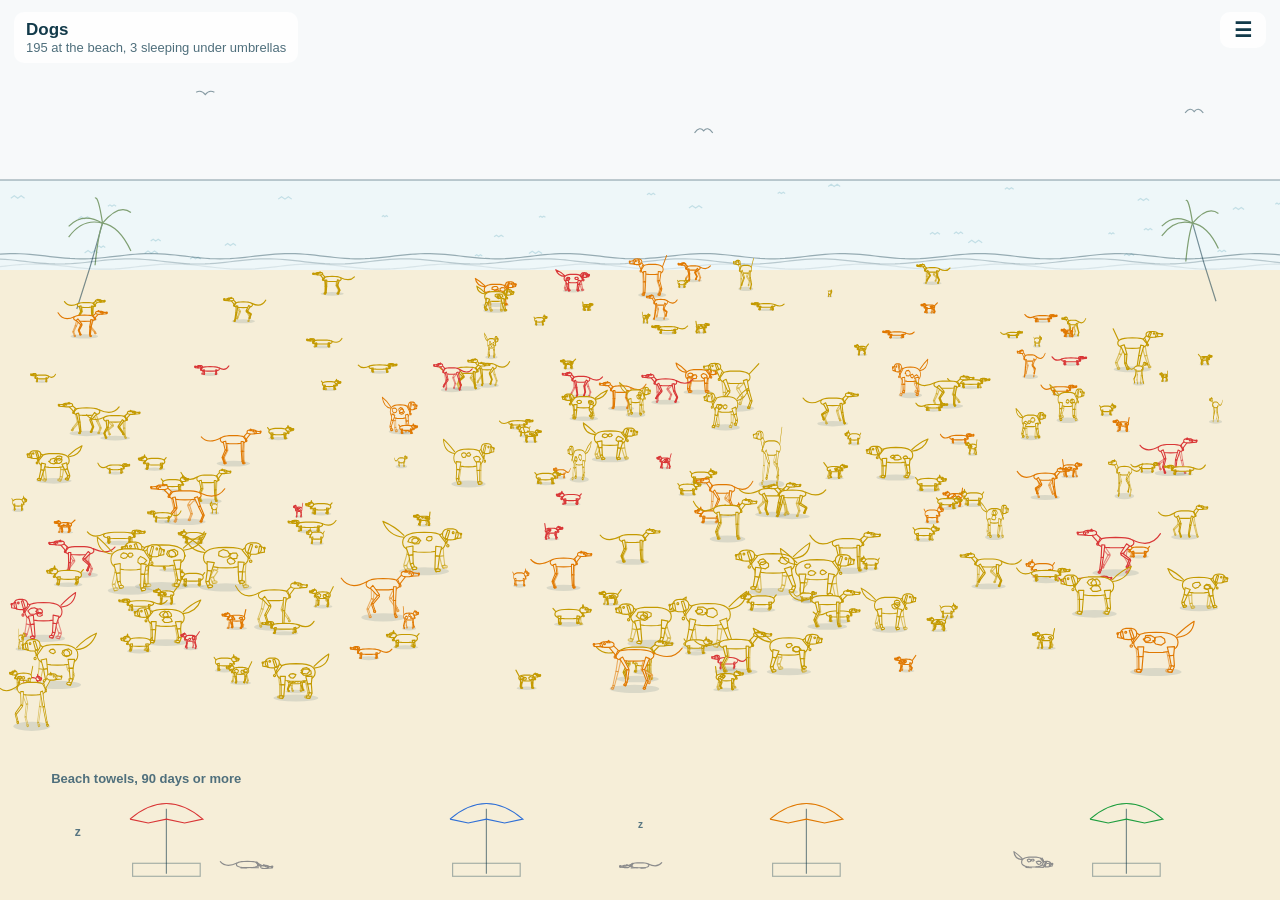
<file: dogs.html>
<!doctype html>
<html lang="en">
<head>
<meta charset="utf-8">
<meta name="viewport" content="width=device-width, initial-scale=1, viewport-fit=cover">
<meta name="color-scheme" content="light">
<title>Dogs</title>
<style>
:root{--land:#f6f0e2;--ink:#123a4a;--card:#ffffff;--muted:#4f6f7c;--line:#d5e7ec;color-scheme:light}
*{box-sizing:border-box}
html,body{margin:0;height:100%;background:var(--land);overflow:hidden;font-family:"Avenir Next","Segoe UI",Roboto,Helvetica,Arial,sans-serif;color:var(--ink);-webkit-tap-highlight-color:transparent}
canvas{position:fixed;inset:0;width:100%;height:100%;display:block;touch-action:none}
.title{position:fixed;left:14px;top:calc(env(safe-area-inset-top,0px) + 12px);background:rgba(255,255,255,.85);padding:8px 12px;border-radius:10px;font-weight:700;font-size:17px;pointer-events:none}
.title span{display:block;font-weight:500;font-size:13px;color:var(--muted)}
.back{position:fixed;right:14px;top:calc(env(safe-area-inset-top,0px) + 12px);background:rgba(255,255,255,.85);color:var(--ink);padding:10px 14px;border-radius:10px;font-weight:600;font-size:15px;text-decoration:none}
.sheet{position:fixed;left:12px;right:12px;bottom:calc(env(safe-area-inset-bottom,0px) + 12px);max-width:460px;margin:0 auto;background:var(--card);border-radius:16px;padding:16px 16px 14px;box-shadow:0 6px 24px rgba(18,58,74,.18);transform:translateY(160%);transition:transform .25s ease}
.sheet.open{transform:none}
.sheet h2{margin:0 0 4px;font-size:19px;word-break:break-word}
.sheet p{margin:0 0 4px;color:var(--muted);font-size:14px;word-break:break-all}
.row{display:flex;gap:10px;margin-top:12px}
button{font:inherit;font-weight:600;border:0;border-radius:10px;padding:10px 16px;cursor:pointer}
.go{background:var(--ink);color:#fff;flex:1}
.go[hidden]{display:none}
.close{background:var(--line);color:var(--ink)}
button:focus-visible,.back:focus-visible{outline:3px solid #2f6fd6;outline-offset:2px}
@media (prefers-reduced-motion:reduce){.sheet{transition:none}}
</style>
</head>
<body data-scene="dogs">
<canvas id="cv"></canvas>
<div class="title">Dogs<span id="count"></span></div>
<a class="back" href="/">Back</a>
<div class="sheet" id="sheet" role="dialog" aria-live="polite">
  <h2 id="bname"></h2>
  <p id="bkind"></p>
  <p id="bage"></p>
  <p id="bhost"></p>
  <div class="row"><button class="go" id="go">Open</button><button class="close" id="shut">Close</button></div>
</div>
<script src="itch.js"></script>
<script src="viz-common.js"></script>
<script src="quad.js"></script>
  <!-- =====================================================================
       MOHAVE TECHNOLOGY GROUP // CREATOR SEAL
       Drop this ONE block into any HTML page, anywhere before </body>.
       The only thing you edit is the CONFIG object on the next few lines.
       ===================================================================== -->
  <script>
  (function () {

    /* RED PHONE: Pajamastan flag as a data URI. Self-contained so the seal
       stays a single drop-in block with no external image to host. */
    var FLAG_SRC = "[data-uri]";

    /* ---------- CONFIG: the only part you change ---------- */
    var CONFIG = {
      org:      "Mohave Technology Group",
      monogram: "MTG",
      mission:  "Practical software and hardware, built in the field.",

      // RED PHONE: Pajamastan export homage.
      nation:   "Pajamastan",
      site:     "https://pajamastan.vercel.app",
      flag:     FLAG_SRC,

      // BLUE PHONE: one money donate link (Stripe live payment link).
      donate:   "https://buy.stripe.com/28EeV64rb6ga7fneyp6AM00",

      github:   "https://github.com/sudosilo",
      linkedin: "https://www.linkedin.com/in/dicktemple"
    };
    /* ----------------------------------------------------- */


    /* ---------- LAYER 1: the signature pressed into the source ---------- */
    var head = document.head || document.getElementsByTagName("head")[0];

    head.appendChild(document.createComment(
      " Made by " + CONFIG.org + " // " + CONFIG.github + " // " + CONFIG.linkedin + " "
    ));
    // RED PHONE: export origin banner in the source.
    head.appendChild(document.createComment(
      " Certified export of " + CONFIG.nation + " // " + CONFIG.site + " "
    ));

    var metaAuthor = document.createElement("meta");
    metaAuthor.setAttribute("name", "author");
    metaAuthor.setAttribute("content", CONFIG.org);
    head.appendChild(metaAuthor);

    // RED PHONE: export-origin meta tag.
    var metaOrigin = document.createElement("meta");
    metaOrigin.setAttribute("name", "x-export-origin");
    metaOrigin.setAttribute("content", CONFIG.nation);
    head.appendChild(metaOrigin);

    [CONFIG.github, CONFIG.linkedin].forEach(function (url) {
      var l = document.createElement("link");
      l.setAttribute("rel", "me");
      l.setAttribute("href", url);
      head.appendChild(l);
    });

    var ld = document.createElement("script");
    ld.type = "application/ld+json";
    ld.textContent = JSON.stringify({
      "@context": "https://schema.org",
      "@type": "Organization",
      "name": CONFIG.org,
      "url": CONFIG.site,
      "sameAs": [CONFIG.github, CONFIG.linkedin]
    });
    head.appendChild(ld);


    /* ---------- LAYER 2: the visible seal ---------- */

    // Round Mohave Technology Group seal, kept beside the Pajamastan flag.
    function buildSeal() {
      var org = CONFIG.org.toUpperCase();
      return ''
        + '<svg class="mtg-seal-svg" viewBox="0 0 120 120" width="58" height="58" '
        +   'role="img" aria-label="' + CONFIG.org + ' seal">'
        +   '<defs>'
        +     '<path id="mtgTop" d="M 23,60 A 37,37 0 0 1 97,60" fill="none"/>'
        +   '</defs>'
        +   '<circle cx="60" cy="60" r="55" fill="none" stroke="#7a2e28" stroke-width="2.5"/>'
        +   '<circle cx="60" cy="60" r="48" fill="none" stroke="#7a2e28" stroke-width="1"/>'
        +   '<text font-family="Georgia,serif" font-size="8" fill="#7a2e28">'
        +     '<textPath href="#mtgTop" startOffset="50%" text-anchor="middle" '
        +     'textLength="106" lengthAdjust="spacingAndGlyphs">'
        +     org + '</textPath>'
        +   '</text>'
        +   '<text x="60" y="60" text-anchor="middle" dominant-baseline="central" '
        +     'font-family="Georgia,serif" font-weight="700" font-size="27" '
        +     'fill="#7a2e28">' + CONFIG.monogram + '</text>'
        +   '<g fill="#7a2e28">'
        +     '<rect x="58" y="83.5" width="4" height="4"/>'
        +     '<rect x="63" y="88.5" width="4" height="4"/>'
        +     '<rect x="53" y="93.5" width="4" height="4"/>'
        +     '<rect x="58" y="93.5" width="4" height="4"/>'
        +     '<rect x="63" y="93.5" width="4" height="4"/>'
        +   '</g>'
        + '</svg>';
    }


    var css = ''
      + '.mtg-seal{box-sizing:border-box;width:100%;background:#efe9da;'
      + 'border-top:1px solid #cabfa3;color:#2b2620;'
      + 'font-family:-apple-system,BlinkMacSystemFont,"Segoe UI",Roboto,sans-serif;'
      + 'padding:18px 20px;display:flex;flex-direction:column;align-items:center;gap:12px;}'
      + '.mtg-seal-row{display:flex;align-items:center;gap:14px;}'
      // RED PHONE: round flag badge, brand-red ring to echo the old seal.
      + '.mtg-flag-btn{background:none;border:0;padding:0;margin:0;cursor:pointer;'
      + 'display:flex;align-items:center;line-height:0;'
      + 'transition:transform .18s ease;}'
      + '.mtg-seal.open .mtg-flag-btn{transform:scale(.94);}'
      + '.mtg-flag{width:48px;height:72px;border-radius:8px;object-fit:cover;'
      + 'display:block;border:2px solid #7a2e28;box-shadow:0 1px 3px rgba(43,38,32,.25);}'
      + '.mtg-seal-btn{background:none;border:0;padding:0;margin:0;cursor:pointer;'
      + 'display:flex;align-items:center;line-height:0;transition:transform .18s ease;}'
      + '.mtg-seal.open .mtg-seal-btn{transform:rotate(-8deg) scale(.94);}'
      + '.mtg-seal-svg{display:block;}'
      + '.mtg-seal-label{text-align:left;line-height:1.35;}'
      + '.mtg-seal-org{display:block;font-family:Georgia,"Times New Roman",serif;'
      + 'font-size:14px;letter-spacing:.3px;color:#2b2620;}'
      // RED PHONE: export subtitle with an inline linkable nation word.
      + '.mtg-seal-export{display:block;font-family:Georgia,"Times New Roman",serif;'
      + 'font-size:11px;letter-spacing:.5px;text-transform:uppercase;color:#4a443b;margin:2px 0;}'
      + '.mtg-seal-link{color:#7a2e28;text-decoration:underline;}'
      + '.mtg-seal-link:hover{color:#5f231e;}'
      + '.mtg-seal-ask{display:inline-block;background:none;border:0;padding:0;margin:0;'
      + 'font:inherit;font-size:12px;color:#7a2e28;text-decoration:underline;cursor:pointer;}'
      + '.mtg-seal-panel{overflow:hidden;max-height:0;opacity:0;'
      + 'transition:max-height .25s ease,opacity .25s ease;width:100%;max-width:360px;}'
      + '.mtg-seal.open .mtg-seal-panel{max-height:300px;opacity:1;}'
      + '.mtg-seal-mission{font-style:italic;color:#4a443b;font-size:13px;'
      + 'text-align:center;margin:0 0 12px;line-height:1.5;}'
      + '.mtg-seal-links{display:flex;justify-content:center;gap:10px;}'
      + '.mtg-seal-links a{flex:1;text-align:center;text-decoration:none;'
      + 'font-size:13px;color:#2b2620;background:#faf7ef;border:1px solid #cabfa3;'
      + 'border-radius:6px;padding:8px 10px;transition:background .15s ease;}'
      + '.mtg-seal-links a:hover{background:#fff;}'
      + '.mtg-flag-btn:focus-visible,.mtg-seal-btn:focus-visible,.mtg-seal-ask:focus-visible,'
      + '.mtg-seal-link:focus-visible{outline:2px solid #7a2e28;outline-offset:3px;border-radius:4px;}'
      + '.mtg-seal-links a:focus-visible{outline:2px solid #7a2e28;outline-offset:2px;}'
      // BLUE PHONE: support the micronation donate pill with a coin icon.
      + '.mtg-donate{display:inline-flex;align-items:center;gap:10px;text-decoration:none;'
      + 'background:linear-gradient(180deg,#fffaf0,#f3e7cc);color:#2b2620;'
      + 'border:1px solid #b89a5a;border-radius:999px;padding:6px 16px 6px 6px;'
      + 'box-shadow:0 1px 0 #fff inset,0 2px 6px rgba(122,46,40,.18);'
      + 'transition:transform .15s ease,box-shadow .15s ease;}'
      + '.mtg-donate:hover{transform:translateY(-1px);box-shadow:0 1px 0 #fff inset,0 4px 10px rgba(122,46,40,.25);}'
      + '.mtg-donate:active{transform:translateY(0);}'
      + '.mtg-donate-coin{display:block;flex:none;}'
      + '.mtg-donate-text{display:flex;flex-direction:column;line-height:1.2;text-align:left;}'
      + '.mtg-donate-main{font-family:Georgia,"Times New Roman",serif;font-size:13px;color:#7a2e28;letter-spacing:.2px;}'
      + '.mtg-donate-sub{font-size:10px;letter-spacing:.8px;text-transform:uppercase;color:#6b6255;}'
      + '.mtg-donate:focus-visible{outline:2px solid #7a2e28;outline-offset:3px;}'
      + '@media (prefers-reduced-motion: reduce){.mtg-donate{transition:none;}}'
      + '@media (prefers-reduced-motion: reduce){'
      + '.mtg-flag-btn,.mtg-seal-btn,.mtg-seal-panel{transition:none;}}';

    var style = document.createElement("style");
    style.textContent = css;
    head.appendChild(style);

    var seal = document.createElement("footer");
    seal.className = "mtg-seal";
    seal.innerHTML = ''
      + '<div class="mtg-seal-row">'
      +   '<button class="mtg-flag-btn" type="button" aria-label="Toggle maker details">'
      +     '<img class="mtg-flag" src="' + CONFIG.flag + '" alt="' + CONFIG.nation + ' flag">'
      +   '</button>'
      +   '<button class="mtg-seal-btn" type="button" aria-label="Toggle maker details">'
      +     buildSeal()
      +   '</button>'
      +   '<span class="mtg-seal-label">'
      +     '<span class="mtg-seal-org">' + CONFIG.org + '</span>'
      +     '<span class="mtg-seal-export">Certified export of '
      +       '<a class="mtg-seal-link" href="' + CONFIG.site + '" target="_blank" rel="noopener">'
      +       CONFIG.nation + '</a></span>'
      +     '<button class="mtg-seal-ask" type="button" aria-expanded="false">Who made this?</button>'
      +   '</span>'
      + '</div>'
      // BLUE PHONE: donate pill, always visible under the seal row.
      + '<a class="mtg-donate" href="' + CONFIG.donate + '" target="_blank" rel="noopener">'
      +   '<svg class="mtg-donate-coin" viewBox="0 0 40 40" width="34" height="34" aria-hidden="true">'
      +       '<circle cx="20" cy="20" r="19" fill="#d9b25a" stroke="#8a6a24" stroke-width="1.5"/>'
      +       '<circle cx="20" cy="20" r="14.5" fill="#f2d68a" stroke="#b08a3a" stroke-width="1"/>'
      +       '<path d="M11 24c2-1 3-4 3-7M29 24c-2-1-3-4-3-7" fill="none" stroke="#8a6a24" stroke-width="1.2" stroke-linecap="round"/>'
      +       '<text x="20" y="25.5" text-anchor="middle" font-family="Georgia,serif" font-size="15" font-weight="bold" fill="#7a2e28">1</text>'
      +     '</svg>'
      +   '<span class="mtg-donate-text">'
      +     '<span class="mtg-donate-main">Support the Micronation of ' + CONFIG.nation + '</span>'
      +     '<span class="mtg-donate-sub">Give one money</span>'
      +   '</span>'
      + '</a>'
      + '<div class="mtg-seal-panel">'
      +   '<p class="mtg-seal-mission">' + CONFIG.mission + '</p>'
      +   '<div class="mtg-seal-links">'
      +     '<a href="' + CONFIG.site + '" target="_blank" rel="noopener">' + CONFIG.nation + '</a>'
      +     '<a href="' + CONFIG.github + '" target="_blank" rel="noopener me">GitHub</a>'
      +     '<a href="' + CONFIG.linkedin + '" target="_blank" rel="noopener me">LinkedIn</a>'
      +   '</div>'
      + '</div>';

    // RED PHONE: flag badge and "Who made this?" both toggle the panel.
    var ask = seal.querySelector(".mtg-seal-ask");
    var flagBtn = seal.querySelector(".mtg-flag-btn");
    function toggle() {
      var nowOpen = seal.classList.toggle("open");
      ask.setAttribute("aria-expanded", nowOpen ? "true" : "false");
    }
    ask.addEventListener("click", toggle);
    flagBtn.addEventListener("click", toggle);
    seal.querySelector(".mtg-seal-btn").addEventListener("click", toggle);

    // RED PHONE: drop this block into a page with no seal container and it
    // still lands at the bottom of body exactly like before. Give a page a
    // <div id="mtgSealContainer"> anywhere and the seal lands there instead,
    // which is how the landing screen pins it to its own bottom edge rather
    // than the bottom of the whole document.
    var sealContainer = document.getElementById("mtgSealContainer") || document.body;
    sealContainer.appendChild(seal);

  })();
  </script>
  <!-- ===================== END CREATOR SEAL ===================== -->
</body>
</html>
</file>
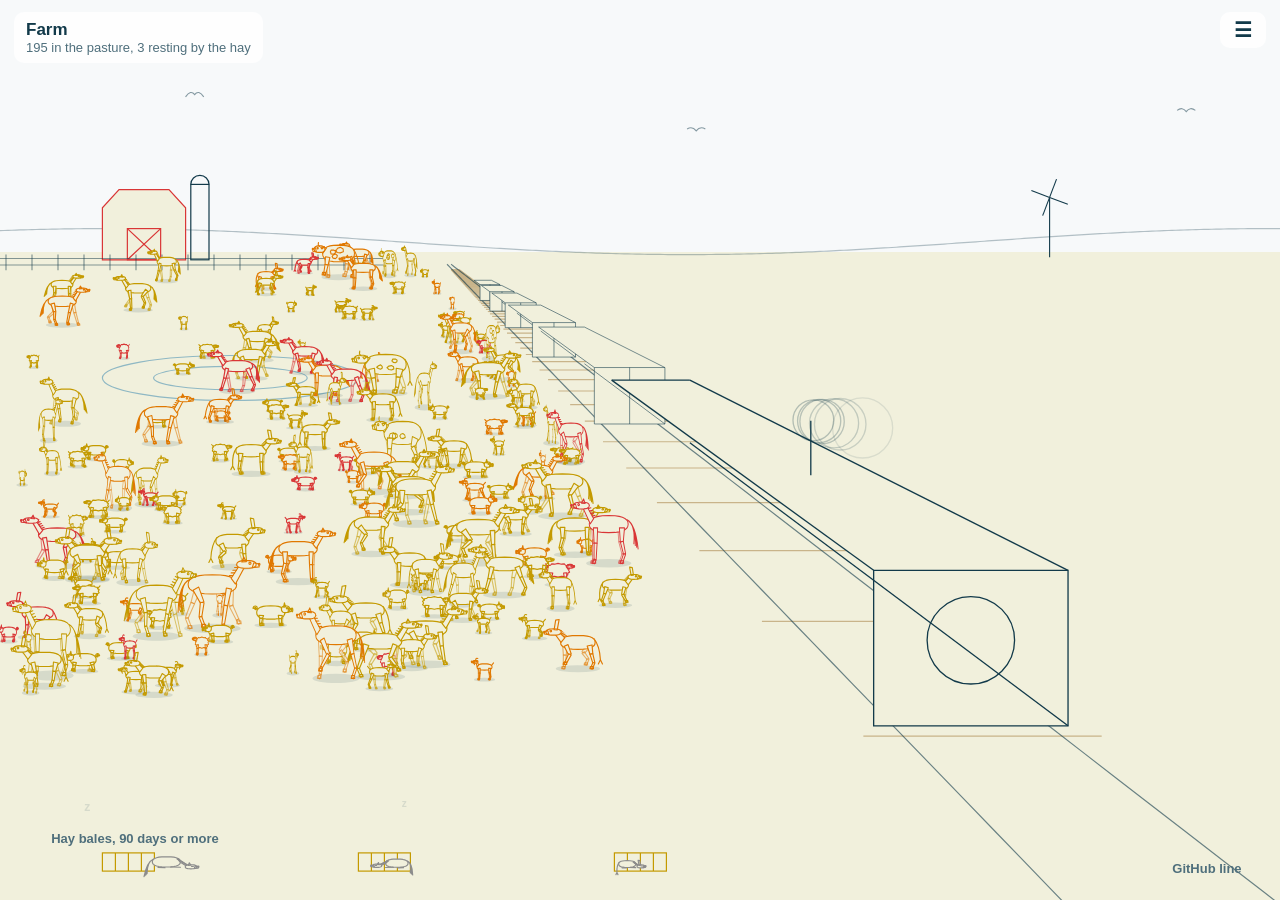
<file: farm.html>
<!doctype html>
<html lang="en">
<head>
<meta charset="utf-8">
<meta name="viewport" content="width=device-width, initial-scale=1, viewport-fit=cover">
<meta name="color-scheme" content="light">
<title>Farm</title>
<style>
:root{--land:#f6f0e2;--ink:#123a4a;--card:#ffffff;--muted:#4f6f7c;--line:#d5e7ec;color-scheme:light}
*{box-sizing:border-box}
html,body{margin:0;height:100%;background:var(--land);overflow:hidden;font-family:"Avenir Next","Segoe UI",Roboto,Helvetica,Arial,sans-serif;color:var(--ink);-webkit-tap-highlight-color:transparent}
canvas{position:fixed;inset:0;width:100%;height:100%;display:block;touch-action:none}
.title{position:fixed;left:14px;top:calc(env(safe-area-inset-top,0px) + 12px);background:rgba(255,255,255,.85);padding:8px 12px;border-radius:10px;font-weight:700;font-size:17px;pointer-events:none}
.title span{display:block;font-weight:500;font-size:13px;color:var(--muted)}
.back{position:fixed;right:14px;top:calc(env(safe-area-inset-top,0px) + 12px);background:rgba(255,255,255,.85);color:var(--ink);padding:10px 14px;border-radius:10px;font-weight:600;font-size:15px;text-decoration:none}
.sheet{position:fixed;left:12px;right:12px;bottom:calc(env(safe-area-inset-bottom,0px) + 12px);max-width:460px;margin:0 auto;background:var(--card);border-radius:16px;padding:16px 16px 14px;box-shadow:0 6px 24px rgba(18,58,74,.18);transform:translateY(160%);transition:transform .25s ease}
.sheet.open{transform:none}
.sheet h2{margin:0 0 4px;font-size:19px;word-break:break-word}
.sheet p{margin:0 0 4px;color:var(--muted);font-size:14px;word-break:break-all}
.row{display:flex;gap:10px;margin-top:12px}
button{font:inherit;font-weight:600;border:0;border-radius:10px;padding:10px 16px;cursor:pointer}
.go{background:var(--ink);color:#fff;flex:1}
.go[hidden]{display:none}
.close{background:var(--line);color:var(--ink)}
button:focus-visible,.back:focus-visible{outline:3px solid #2f6fd6;outline-offset:2px}
@media (prefers-reduced-motion:reduce){.sheet{transition:none}}
</style>
</head>
<body data-scene="farm">
<canvas id="cv"></canvas>
<div class="title">Farm<span id="count"></span></div>
<a class="back" href="/">Back</a>
<div class="sheet" id="sheet" role="dialog" aria-live="polite">
  <h2 id="bname"></h2>
  <p id="bkind"></p>
  <p id="bage"></p>
  <p id="bhost"></p>
  <div class="row"><button class="go" id="go">Open</button><button class="close" id="shut">Close</button></div>
</div>
<script src="itch.js"></script>
<script src="viz-common.js"></script>
<script src="quad.js"></script>
  <!-- =====================================================================
       MOHAVE TECHNOLOGY GROUP // CREATOR SEAL
       Drop this ONE block into any HTML page, anywhere before </body>.
       The only thing you edit is the CONFIG object on the next few lines.
       ===================================================================== -->
  <script>
  (function () {

    /* RED PHONE: Pajamastan flag as a data URI. Self-contained so the seal
       stays a single drop-in block with no external image to host. */
    var FLAG_SRC = "[data-uri]";

    /* ---------- CONFIG: the only part you change ---------- */
    var CONFIG = {
      org:      "Mohave Technology Group",
      monogram: "MTG",
      mission:  "Practical software and hardware, built in the field.",

      // RED PHONE: Pajamastan export homage.
      nation:   "Pajamastan",
      site:     "https://pajamastan.vercel.app",
      flag:     FLAG_SRC,

      // BLUE PHONE: one money donate link (Stripe live payment link).
      donate:   "https://buy.stripe.com/28EeV64rb6ga7fneyp6AM00",

      github:   "https://github.com/sudosilo",
      linkedin: "https://www.linkedin.com/in/dicktemple"
    };
    /* ----------------------------------------------------- */


    /* ---------- LAYER 1: the signature pressed into the source ---------- */
    var head = document.head || document.getElementsByTagName("head")[0];

    head.appendChild(document.createComment(
      " Made by " + CONFIG.org + " // " + CONFIG.github + " // " + CONFIG.linkedin + " "
    ));
    // RED PHONE: export origin banner in the source.
    head.appendChild(document.createComment(
      " Certified export of " + CONFIG.nation + " // " + CONFIG.site + " "
    ));

    var metaAuthor = document.createElement("meta");
    metaAuthor.setAttribute("name", "author");
    metaAuthor.setAttribute("content", CONFIG.org);
    head.appendChild(metaAuthor);

    // RED PHONE: export-origin meta tag.
    var metaOrigin = document.createElement("meta");
    metaOrigin.setAttribute("name", "x-export-origin");
    metaOrigin.setAttribute("content", CONFIG.nation);
    head.appendChild(metaOrigin);

    [CONFIG.github, CONFIG.linkedin].forEach(function (url) {
      var l = document.createElement("link");
      l.setAttribute("rel", "me");
      l.setAttribute("href", url);
      head.appendChild(l);
    });

    var ld = document.createElement("script");
    ld.type = "application/ld+json";
    ld.textContent = JSON.stringify({
      "@context": "https://schema.org",
      "@type": "Organization",
      "name": CONFIG.org,
      "url": CONFIG.site,
      "sameAs": [CONFIG.github, CONFIG.linkedin]
    });
    head.appendChild(ld);


    /* ---------- LAYER 2: the visible seal ---------- */

    // Round Mohave Technology Group seal, kept beside the Pajamastan flag.
    function buildSeal() {
      var org = CONFIG.org.toUpperCase();
      return ''
        + '<svg class="mtg-seal-svg" viewBox="0 0 120 120" width="58" height="58" '
        +   'role="img" aria-label="' + CONFIG.org + ' seal">'
        +   '<defs>'
        +     '<path id="mtgTop" d="M 23,60 A 37,37 0 0 1 97,60" fill="none"/>'
        +   '</defs>'
        +   '<circle cx="60" cy="60" r="55" fill="none" stroke="#7a2e28" stroke-width="2.5"/>'
        +   '<circle cx="60" cy="60" r="48" fill="none" stroke="#7a2e28" stroke-width="1"/>'
        +   '<text font-family="Georgia,serif" font-size="8" fill="#7a2e28">'
        +     '<textPath href="#mtgTop" startOffset="50%" text-anchor="middle" '
        +     'textLength="106" lengthAdjust="spacingAndGlyphs">'
        +     org + '</textPath>'
        +   '</text>'
        +   '<text x="60" y="60" text-anchor="middle" dominant-baseline="central" '
        +     'font-family="Georgia,serif" font-weight="700" font-size="27" '
        +     'fill="#7a2e28">' + CONFIG.monogram + '</text>'
        +   '<g fill="#7a2e28">'
        +     '<rect x="58" y="83.5" width="4" height="4"/>'
        +     '<rect x="63" y="88.5" width="4" height="4"/>'
        +     '<rect x="53" y="93.5" width="4" height="4"/>'
        +     '<rect x="58" y="93.5" width="4" height="4"/>'
        +     '<rect x="63" y="93.5" width="4" height="4"/>'
        +   '</g>'
        + '</svg>';
    }


    var css = ''
      + '.mtg-seal{box-sizing:border-box;width:100%;background:#efe9da;'
      + 'border-top:1px solid #cabfa3;color:#2b2620;'
      + 'font-family:-apple-system,BlinkMacSystemFont,"Segoe UI",Roboto,sans-serif;'
      + 'padding:18px 20px;display:flex;flex-direction:column;align-items:center;gap:12px;}'
      + '.mtg-seal-row{display:flex;align-items:center;gap:14px;}'
      // RED PHONE: round flag badge, brand-red ring to echo the old seal.
      + '.mtg-flag-btn{background:none;border:0;padding:0;margin:0;cursor:pointer;'
      + 'display:flex;align-items:center;line-height:0;'
      + 'transition:transform .18s ease;}'
      + '.mtg-seal.open .mtg-flag-btn{transform:scale(.94);}'
      + '.mtg-flag{width:48px;height:72px;border-radius:8px;object-fit:cover;'
      + 'display:block;border:2px solid #7a2e28;box-shadow:0 1px 3px rgba(43,38,32,.25);}'
      + '.mtg-seal-btn{background:none;border:0;padding:0;margin:0;cursor:pointer;'
      + 'display:flex;align-items:center;line-height:0;transition:transform .18s ease;}'
      + '.mtg-seal.open .mtg-seal-btn{transform:rotate(-8deg) scale(.94);}'
      + '.mtg-seal-svg{display:block;}'
      + '.mtg-seal-label{text-align:left;line-height:1.35;}'
      + '.mtg-seal-org{display:block;font-family:Georgia,"Times New Roman",serif;'
      + 'font-size:14px;letter-spacing:.3px;color:#2b2620;}'
      // RED PHONE: export subtitle with an inline linkable nation word.
      + '.mtg-seal-export{display:block;font-family:Georgia,"Times New Roman",serif;'
      + 'font-size:11px;letter-spacing:.5px;text-transform:uppercase;color:#4a443b;margin:2px 0;}'
      + '.mtg-seal-link{color:#7a2e28;text-decoration:underline;}'
      + '.mtg-seal-link:hover{color:#5f231e;}'
      + '.mtg-seal-ask{display:inline-block;background:none;border:0;padding:0;margin:0;'
      + 'font:inherit;font-size:12px;color:#7a2e28;text-decoration:underline;cursor:pointer;}'
      + '.mtg-seal-panel{overflow:hidden;max-height:0;opacity:0;'
      + 'transition:max-height .25s ease,opacity .25s ease;width:100%;max-width:360px;}'
      + '.mtg-seal.open .mtg-seal-panel{max-height:300px;opacity:1;}'
      + '.mtg-seal-mission{font-style:italic;color:#4a443b;font-size:13px;'
      + 'text-align:center;margin:0 0 12px;line-height:1.5;}'
      + '.mtg-seal-links{display:flex;justify-content:center;gap:10px;}'
      + '.mtg-seal-links a{flex:1;text-align:center;text-decoration:none;'
      + 'font-size:13px;color:#2b2620;background:#faf7ef;border:1px solid #cabfa3;'
      + 'border-radius:6px;padding:8px 10px;transition:background .15s ease;}'
      + '.mtg-seal-links a:hover{background:#fff;}'
      + '.mtg-flag-btn:focus-visible,.mtg-seal-btn:focus-visible,.mtg-seal-ask:focus-visible,'
      + '.mtg-seal-link:focus-visible{outline:2px solid #7a2e28;outline-offset:3px;border-radius:4px;}'
      + '.mtg-seal-links a:focus-visible{outline:2px solid #7a2e28;outline-offset:2px;}'
      // BLUE PHONE: support the micronation donate pill with a coin icon.
      + '.mtg-donate{display:inline-flex;align-items:center;gap:10px;text-decoration:none;'
      + 'background:linear-gradient(180deg,#fffaf0,#f3e7cc);color:#2b2620;'
      + 'border:1px solid #b89a5a;border-radius:999px;padding:6px 16px 6px 6px;'
      + 'box-shadow:0 1px 0 #fff inset,0 2px 6px rgba(122,46,40,.18);'
      + 'transition:transform .15s ease,box-shadow .15s ease;}'
      + '.mtg-donate:hover{transform:translateY(-1px);box-shadow:0 1px 0 #fff inset,0 4px 10px rgba(122,46,40,.25);}'
      + '.mtg-donate:active{transform:translateY(0);}'
      + '.mtg-donate-coin{display:block;flex:none;}'
      + '.mtg-donate-text{display:flex;flex-direction:column;line-height:1.2;text-align:left;}'
      + '.mtg-donate-main{font-family:Georgia,"Times New Roman",serif;font-size:13px;color:#7a2e28;letter-spacing:.2px;}'
      + '.mtg-donate-sub{font-size:10px;letter-spacing:.8px;text-transform:uppercase;color:#6b6255;}'
      + '.mtg-donate:focus-visible{outline:2px solid #7a2e28;outline-offset:3px;}'
      + '@media (prefers-reduced-motion: reduce){.mtg-donate{transition:none;}}'
      + '@media (prefers-reduced-motion: reduce){'
      + '.mtg-flag-btn,.mtg-seal-btn,.mtg-seal-panel{transition:none;}}';

    var style = document.createElement("style");
    style.textContent = css;
    head.appendChild(style);

    var seal = document.createElement("footer");
    seal.className = "mtg-seal";
    seal.innerHTML = ''
      + '<div class="mtg-seal-row">'
      +   '<button class="mtg-flag-btn" type="button" aria-label="Toggle maker details">'
      +     '<img class="mtg-flag" src="' + CONFIG.flag + '" alt="' + CONFIG.nation + ' flag">'
      +   '</button>'
      +   '<button class="mtg-seal-btn" type="button" aria-label="Toggle maker details">'
      +     buildSeal()
      +   '</button>'
      +   '<span class="mtg-seal-label">'
      +     '<span class="mtg-seal-org">' + CONFIG.org + '</span>'
      +     '<span class="mtg-seal-export">Certified export of '
      +       '<a class="mtg-seal-link" href="' + CONFIG.site + '" target="_blank" rel="noopener">'
      +       CONFIG.nation + '</a></span>'
      +     '<button class="mtg-seal-ask" type="button" aria-expanded="false">Who made this?</button>'
      +   '</span>'
      + '</div>'
      // BLUE PHONE: donate pill, always visible under the seal row.
      + '<a class="mtg-donate" href="' + CONFIG.donate + '" target="_blank" rel="noopener">'
      +   '<svg class="mtg-donate-coin" viewBox="0 0 40 40" width="34" height="34" aria-hidden="true">'
      +       '<circle cx="20" cy="20" r="19" fill="#d9b25a" stroke="#8a6a24" stroke-width="1.5"/>'
      +       '<circle cx="20" cy="20" r="14.5" fill="#f2d68a" stroke="#b08a3a" stroke-width="1"/>'
      +       '<path d="M11 24c2-1 3-4 3-7M29 24c-2-1-3-4-3-7" fill="none" stroke="#8a6a24" stroke-width="1.2" stroke-linecap="round"/>'
      +       '<text x="20" y="25.5" text-anchor="middle" font-family="Georgia,serif" font-size="15" font-weight="bold" fill="#7a2e28">1</text>'
      +     '</svg>'
      +   '<span class="mtg-donate-text">'
      +     '<span class="mtg-donate-main">Support the Micronation of ' + CONFIG.nation + '</span>'
      +     '<span class="mtg-donate-sub">Give one money</span>'
      +   '</span>'
      + '</a>'
      + '<div class="mtg-seal-panel">'
      +   '<p class="mtg-seal-mission">' + CONFIG.mission + '</p>'
      +   '<div class="mtg-seal-links">'
      +     '<a href="' + CONFIG.site + '" target="_blank" rel="noopener">' + CONFIG.nation + '</a>'
      +     '<a href="' + CONFIG.github + '" target="_blank" rel="noopener me">GitHub</a>'
      +     '<a href="' + CONFIG.linkedin + '" target="_blank" rel="noopener me">LinkedIn</a>'
      +   '</div>'
      + '</div>';

    // RED PHONE: flag badge and "Who made this?" both toggle the panel.
    var ask = seal.querySelector(".mtg-seal-ask");
    var flagBtn = seal.querySelector(".mtg-flag-btn");
    function toggle() {
      var nowOpen = seal.classList.toggle("open");
      ask.setAttribute("aria-expanded", nowOpen ? "true" : "false");
    }
    ask.addEventListener("click", toggle);
    flagBtn.addEventListener("click", toggle);
    seal.querySelector(".mtg-seal-btn").addEventListener("click", toggle);

    // RED PHONE: drop this block into a page with no seal container and it
    // still lands at the bottom of body exactly like before. Give a page a
    // <div id="mtgSealContainer"> anywhere and the seal lands there instead,
    // which is how the landing screen pins it to its own bottom edge rather
    // than the bottom of the whole document.
    var sealContainer = document.getElementById("mtgSealContainer") || document.body;
    sealContainer.appendChild(seal);

  })();
  </script>
  <!-- ===================== END CREATOR SEAL ===================== -->
</body>
</html>
</file>
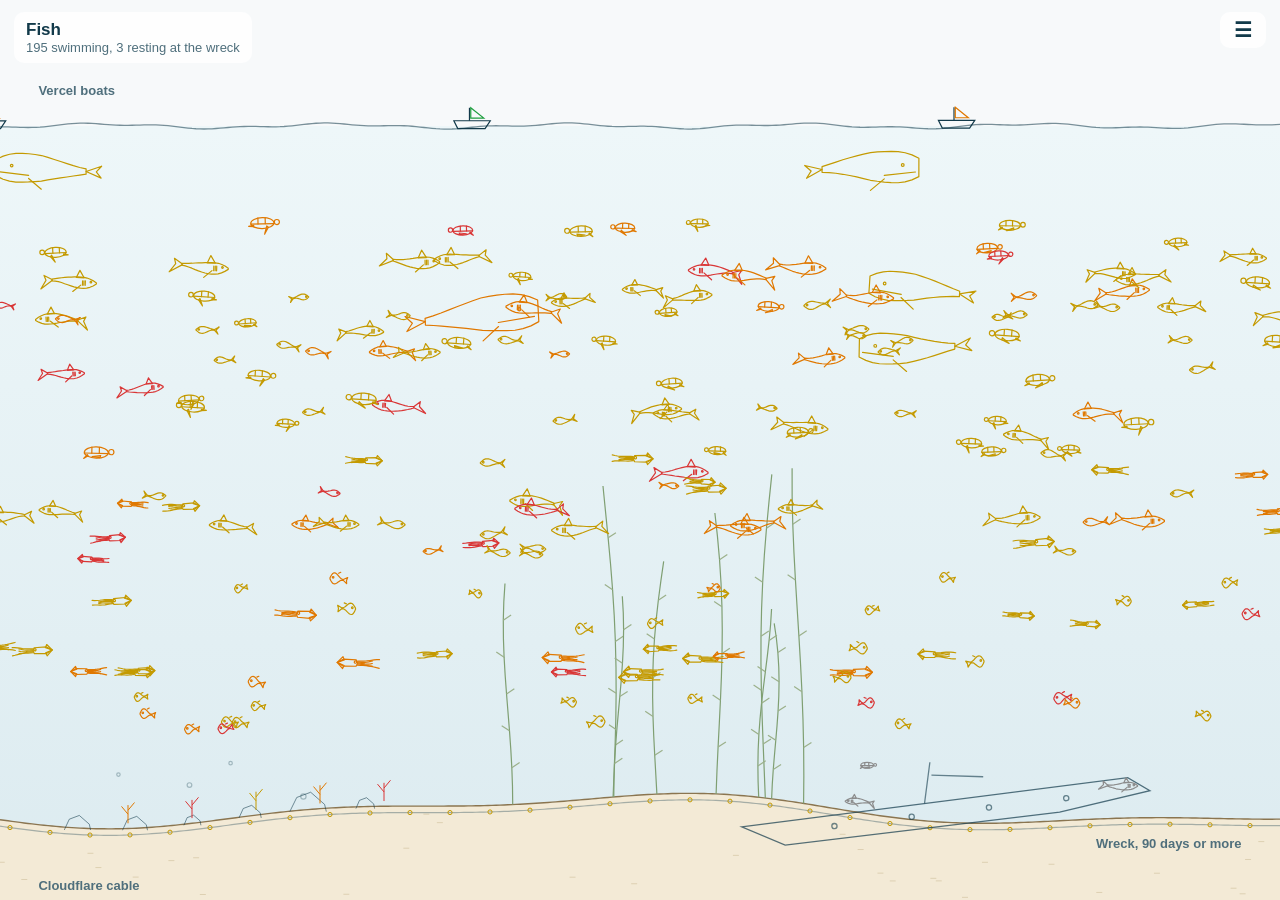
<file: fish.html>
<!doctype html>
<html lang="en">
<head>
<meta charset="utf-8">
<meta name="viewport" content="width=device-width, initial-scale=1, viewport-fit=cover">
<meta name="color-scheme" content="light">
<title>Fish</title>
<style>
:root{--land:#eef7f9;--ink:#123a4a;--card:#ffffff;--muted:#4f6f7c;--line:#d5e7ec;color-scheme:light}
*{box-sizing:border-box}
html,body{margin:0;height:100%;background:var(--land);overflow:hidden;font-family:"Avenir Next","Segoe UI",Roboto,Helvetica,Arial,sans-serif;color:var(--ink);-webkit-tap-highlight-color:transparent}
canvas{position:fixed;inset:0;width:100%;height:100%;display:block;touch-action:none}
.title{position:fixed;left:14px;top:calc(env(safe-area-inset-top,0px) + 12px);background:rgba(255,255,255,.85);padding:8px 12px;border-radius:10px;font-weight:700;font-size:17px;pointer-events:none}
.title span{display:block;font-weight:500;font-size:13px;color:var(--muted)}
.back{position:fixed;right:14px;top:calc(env(safe-area-inset-top,0px) + 12px);background:rgba(255,255,255,.85);color:var(--ink);padding:10px 14px;border-radius:10px;font-weight:600;font-size:15px;text-decoration:none}
.sheet{position:fixed;left:12px;right:12px;bottom:calc(env(safe-area-inset-bottom,0px) + 12px);max-width:460px;margin:0 auto;background:var(--card);border-radius:16px;padding:16px 16px 14px;box-shadow:0 6px 24px rgba(18,58,74,.18);transform:translateY(160%);transition:transform .25s ease}
.sheet.open{transform:none}
.sheet h2{margin:0 0 4px;font-size:19px;word-break:break-word}
.sheet p{margin:0 0 4px;color:var(--muted);font-size:14px;word-break:break-all}
.row{display:flex;gap:10px;margin-top:12px}
button{font:inherit;font-weight:600;border:0;border-radius:10px;padding:10px 16px;cursor:pointer}
.go{background:var(--ink);color:#fff;flex:1}
.go[hidden]{display:none}
.close{background:var(--line);color:var(--ink)}
button:focus-visible,.back:focus-visible{outline:3px solid #2f6fd6;outline-offset:2px}
@media (prefers-reduced-motion:reduce){.sheet{transition:none}}
</style>
</head>
<body>
<canvas id="cv"></canvas>
<div class="title">Fish<span id="count"></span></div>
<a class="back" href="/">Back</a>
<div class="sheet" id="sheet" role="dialog" aria-live="polite">
  <h2 id="bname"></h2>
  <p id="bkind"></p>
  <p id="bage"></p>
  <p id="bhost"></p>
  <div class="row"><button class="go" id="go">Open</button><button class="close" id="shut">Close</button></div>
</div>
<script src="itch.js"></script>
<script src="viz-common.js"></script>
<script src="fish.js"></script>
  <!-- =====================================================================
       MOHAVE TECHNOLOGY GROUP // CREATOR SEAL
       Drop this ONE block into any HTML page, anywhere before </body>.
       The only thing you edit is the CONFIG object on the next few lines.
       ===================================================================== -->
  <script>
  (function () {

    /* RED PHONE: Pajamastan flag as a data URI. Self-contained so the seal
       stays a single drop-in block with no external image to host. */
    var FLAG_SRC = "[data-uri]";

    /* ---------- CONFIG: the only part you change ---------- */
    var CONFIG = {
      org:      "Mohave Technology Group",
      monogram: "MTG",
      mission:  "Practical software and hardware, built in the field.",

      // RED PHONE: Pajamastan export homage.
      nation:   "Pajamastan",
      site:     "https://pajamastan.vercel.app",
      flag:     FLAG_SRC,

      // BLUE PHONE: one money donate link (Stripe live payment link).
      donate:   "https://buy.stripe.com/28EeV64rb6ga7fneyp6AM00",

      github:   "https://github.com/sudosilo",
      linkedin: "https://www.linkedin.com/in/dicktemple"
    };
    /* ----------------------------------------------------- */


    /* ---------- LAYER 1: the signature pressed into the source ---------- */
    var head = document.head || document.getElementsByTagName("head")[0];

    head.appendChild(document.createComment(
      " Made by " + CONFIG.org + " // " + CONFIG.github + " // " + CONFIG.linkedin + " "
    ));
    // RED PHONE: export origin banner in the source.
    head.appendChild(document.createComment(
      " Certified export of " + CONFIG.nation + " // " + CONFIG.site + " "
    ));

    var metaAuthor = document.createElement("meta");
    metaAuthor.setAttribute("name", "author");
    metaAuthor.setAttribute("content", CONFIG.org);
    head.appendChild(metaAuthor);

    // RED PHONE: export-origin meta tag.
    var metaOrigin = document.createElement("meta");
    metaOrigin.setAttribute("name", "x-export-origin");
    metaOrigin.setAttribute("content", CONFIG.nation);
    head.appendChild(metaOrigin);

    [CONFIG.github, CONFIG.linkedin].forEach(function (url) {
      var l = document.createElement("link");
      l.setAttribute("rel", "me");
      l.setAttribute("href", url);
      head.appendChild(l);
    });

    var ld = document.createElement("script");
    ld.type = "application/ld+json";
    ld.textContent = JSON.stringify({
      "@context": "https://schema.org",
      "@type": "Organization",
      "name": CONFIG.org,
      "url": CONFIG.site,
      "sameAs": [CONFIG.github, CONFIG.linkedin]
    });
    head.appendChild(ld);


    /* ---------- LAYER 2: the visible seal ---------- */

    // Round Mohave Technology Group seal, kept beside the Pajamastan flag.
    function buildSeal() {
      var org = CONFIG.org.toUpperCase();
      return ''
        + '<svg class="mtg-seal-svg" viewBox="0 0 120 120" width="58" height="58" '
        +   'role="img" aria-label="' + CONFIG.org + ' seal">'
        +   '<defs>'
        +     '<path id="mtgTop" d="M 23,60 A 37,37 0 0 1 97,60" fill="none"/>'
        +   '</defs>'
        +   '<circle cx="60" cy="60" r="55" fill="none" stroke="#7a2e28" stroke-width="2.5"/>'
        +   '<circle cx="60" cy="60" r="48" fill="none" stroke="#7a2e28" stroke-width="1"/>'
        +   '<text font-family="Georgia,serif" font-size="8" fill="#7a2e28">'
        +     '<textPath href="#mtgTop" startOffset="50%" text-anchor="middle" '
        +     'textLength="106" lengthAdjust="spacingAndGlyphs">'
        +     org + '</textPath>'
        +   '</text>'
        +   '<text x="60" y="60" text-anchor="middle" dominant-baseline="central" '
        +     'font-family="Georgia,serif" font-weight="700" font-size="27" '
        +     'fill="#7a2e28">' + CONFIG.monogram + '</text>'
        +   '<g fill="#7a2e28">'
        +     '<rect x="58" y="83.5" width="4" height="4"/>'
        +     '<rect x="63" y="88.5" width="4" height="4"/>'
        +     '<rect x="53" y="93.5" width="4" height="4"/>'
        +     '<rect x="58" y="93.5" width="4" height="4"/>'
        +     '<rect x="63" y="93.5" width="4" height="4"/>'
        +   '</g>'
        + '</svg>';
    }


    var css = ''
      + '.mtg-seal{box-sizing:border-box;width:100%;background:#efe9da;'
      + 'border-top:1px solid #cabfa3;color:#2b2620;'
      + 'font-family:-apple-system,BlinkMacSystemFont,"Segoe UI",Roboto,sans-serif;'
      + 'padding:18px 20px;display:flex;flex-direction:column;align-items:center;gap:12px;}'
      + '.mtg-seal-row{display:flex;align-items:center;gap:14px;}'
      // RED PHONE: round flag badge, brand-red ring to echo the old seal.
      + '.mtg-flag-btn{background:none;border:0;padding:0;margin:0;cursor:pointer;'
      + 'display:flex;align-items:center;line-height:0;'
      + 'transition:transform .18s ease;}'
      + '.mtg-seal.open .mtg-flag-btn{transform:scale(.94);}'
      + '.mtg-flag{width:48px;height:72px;border-radius:8px;object-fit:cover;'
      + 'display:block;border:2px solid #7a2e28;box-shadow:0 1px 3px rgba(43,38,32,.25);}'
      + '.mtg-seal-btn{background:none;border:0;padding:0;margin:0;cursor:pointer;'
      + 'display:flex;align-items:center;line-height:0;transition:transform .18s ease;}'
      + '.mtg-seal.open .mtg-seal-btn{transform:rotate(-8deg) scale(.94);}'
      + '.mtg-seal-svg{display:block;}'
      + '.mtg-seal-label{text-align:left;line-height:1.35;}'
      + '.mtg-seal-org{display:block;font-family:Georgia,"Times New Roman",serif;'
      + 'font-size:14px;letter-spacing:.3px;color:#2b2620;}'
      // RED PHONE: export subtitle with an inline linkable nation word.
      + '.mtg-seal-export{display:block;font-family:Georgia,"Times New Roman",serif;'
      + 'font-size:11px;letter-spacing:.5px;text-transform:uppercase;color:#4a443b;margin:2px 0;}'
      + '.mtg-seal-link{color:#7a2e28;text-decoration:underline;}'
      + '.mtg-seal-link:hover{color:#5f231e;}'
      + '.mtg-seal-ask{display:inline-block;background:none;border:0;padding:0;margin:0;'
      + 'font:inherit;font-size:12px;color:#7a2e28;text-decoration:underline;cursor:pointer;}'
      + '.mtg-seal-panel{overflow:hidden;max-height:0;opacity:0;'
      + 'transition:max-height .25s ease,opacity .25s ease;width:100%;max-width:360px;}'
      + '.mtg-seal.open .mtg-seal-panel{max-height:300px;opacity:1;}'
      + '.mtg-seal-mission{font-style:italic;color:#4a443b;font-size:13px;'
      + 'text-align:center;margin:0 0 12px;line-height:1.5;}'
      + '.mtg-seal-links{display:flex;justify-content:center;gap:10px;}'
      + '.mtg-seal-links a{flex:1;text-align:center;text-decoration:none;'
      + 'font-size:13px;color:#2b2620;background:#faf7ef;border:1px solid #cabfa3;'
      + 'border-radius:6px;padding:8px 10px;transition:background .15s ease;}'
      + '.mtg-seal-links a:hover{background:#fff;}'
      + '.mtg-flag-btn:focus-visible,.mtg-seal-btn:focus-visible,.mtg-seal-ask:focus-visible,'
      + '.mtg-seal-link:focus-visible{outline:2px solid #7a2e28;outline-offset:3px;border-radius:4px;}'
      + '.mtg-seal-links a:focus-visible{outline:2px solid #7a2e28;outline-offset:2px;}'
      // BLUE PHONE: support the micronation donate pill with a coin icon.
      + '.mtg-donate{display:inline-flex;align-items:center;gap:10px;text-decoration:none;'
      + 'background:linear-gradient(180deg,#fffaf0,#f3e7cc);color:#2b2620;'
      + 'border:1px solid #b89a5a;border-radius:999px;padding:6px 16px 6px 6px;'
      + 'box-shadow:0 1px 0 #fff inset,0 2px 6px rgba(122,46,40,.18);'
      + 'transition:transform .15s ease,box-shadow .15s ease;}'
      + '.mtg-donate:hover{transform:translateY(-1px);box-shadow:0 1px 0 #fff inset,0 4px 10px rgba(122,46,40,.25);}'
      + '.mtg-donate:active{transform:translateY(0);}'
      + '.mtg-donate-coin{display:block;flex:none;}'
      + '.mtg-donate-text{display:flex;flex-direction:column;line-height:1.2;text-align:left;}'
      + '.mtg-donate-main{font-family:Georgia,"Times New Roman",serif;font-size:13px;color:#7a2e28;letter-spacing:.2px;}'
      + '.mtg-donate-sub{font-size:10px;letter-spacing:.8px;text-transform:uppercase;color:#6b6255;}'
      + '.mtg-donate:focus-visible{outline:2px solid #7a2e28;outline-offset:3px;}'
      + '@media (prefers-reduced-motion: reduce){.mtg-donate{transition:none;}}'
      + '@media (prefers-reduced-motion: reduce){'
      + '.mtg-flag-btn,.mtg-seal-btn,.mtg-seal-panel{transition:none;}}';

    var style = document.createElement("style");
    style.textContent = css;
    head.appendChild(style);

    var seal = document.createElement("footer");
    seal.className = "mtg-seal";
    seal.innerHTML = ''
      + '<div class="mtg-seal-row">'
      +   '<button class="mtg-flag-btn" type="button" aria-label="Toggle maker details">'
      +     '<img class="mtg-flag" src="' + CONFIG.flag + '" alt="' + CONFIG.nation + ' flag">'
      +   '</button>'
      +   '<button class="mtg-seal-btn" type="button" aria-label="Toggle maker details">'
      +     buildSeal()
      +   '</button>'
      +   '<span class="mtg-seal-label">'
      +     '<span class="mtg-seal-org">' + CONFIG.org + '</span>'
      +     '<span class="mtg-seal-export">Certified export of '
      +       '<a class="mtg-seal-link" href="' + CONFIG.site + '" target="_blank" rel="noopener">'
      +       CONFIG.nation + '</a></span>'
      +     '<button class="mtg-seal-ask" type="button" aria-expanded="false">Who made this?</button>'
      +   '</span>'
      + '</div>'
      // BLUE PHONE: donate pill, always visible under the seal row.
      + '<a class="mtg-donate" href="' + CONFIG.donate + '" target="_blank" rel="noopener">'
      +   '<svg class="mtg-donate-coin" viewBox="0 0 40 40" width="34" height="34" aria-hidden="true">'
      +       '<circle cx="20" cy="20" r="19" fill="#d9b25a" stroke="#8a6a24" stroke-width="1.5"/>'
      +       '<circle cx="20" cy="20" r="14.5" fill="#f2d68a" stroke="#b08a3a" stroke-width="1"/>'
      +       '<path d="M11 24c2-1 3-4 3-7M29 24c-2-1-3-4-3-7" fill="none" stroke="#8a6a24" stroke-width="1.2" stroke-linecap="round"/>'
      +       '<text x="20" y="25.5" text-anchor="middle" font-family="Georgia,serif" font-size="15" font-weight="bold" fill="#7a2e28">1</text>'
      +     '</svg>'
      +   '<span class="mtg-donate-text">'
      +     '<span class="mtg-donate-main">Support the Micronation of ' + CONFIG.nation + '</span>'
      +     '<span class="mtg-donate-sub">Give one money</span>'
      +   '</span>'
      + '</a>'
      + '<div class="mtg-seal-panel">'
      +   '<p class="mtg-seal-mission">' + CONFIG.mission + '</p>'
      +   '<div class="mtg-seal-links">'
      +     '<a href="' + CONFIG.site + '" target="_blank" rel="noopener">' + CONFIG.nation + '</a>'
      +     '<a href="' + CONFIG.github + '" target="_blank" rel="noopener me">GitHub</a>'
      +     '<a href="' + CONFIG.linkedin + '" target="_blank" rel="noopener me">LinkedIn</a>'
      +   '</div>'
      + '</div>';

    // RED PHONE: flag badge and "Who made this?" both toggle the panel.
    var ask = seal.querySelector(".mtg-seal-ask");
    var flagBtn = seal.querySelector(".mtg-flag-btn");
    function toggle() {
      var nowOpen = seal.classList.toggle("open");
      ask.setAttribute("aria-expanded", nowOpen ? "true" : "false");
    }
    ask.addEventListener("click", toggle);
    flagBtn.addEventListener("click", toggle);
    seal.querySelector(".mtg-seal-btn").addEventListener("click", toggle);

    // RED PHONE: drop this block into a page with no seal container and it
    // still lands at the bottom of body exactly like before. Give a page a
    // <div id="mtgSealContainer"> anywhere and the seal lands there instead,
    // which is how the landing screen pins it to its own bottom edge rather
    // than the bottom of the whole document.
    var sealContainer = document.getElementById("mtgSealContainer") || document.body;
    sealContainer.appendChild(seal);

  })();
  </script>
  <!-- ===================== END CREATOR SEAL ===================== -->
</body>
</html>
</file>
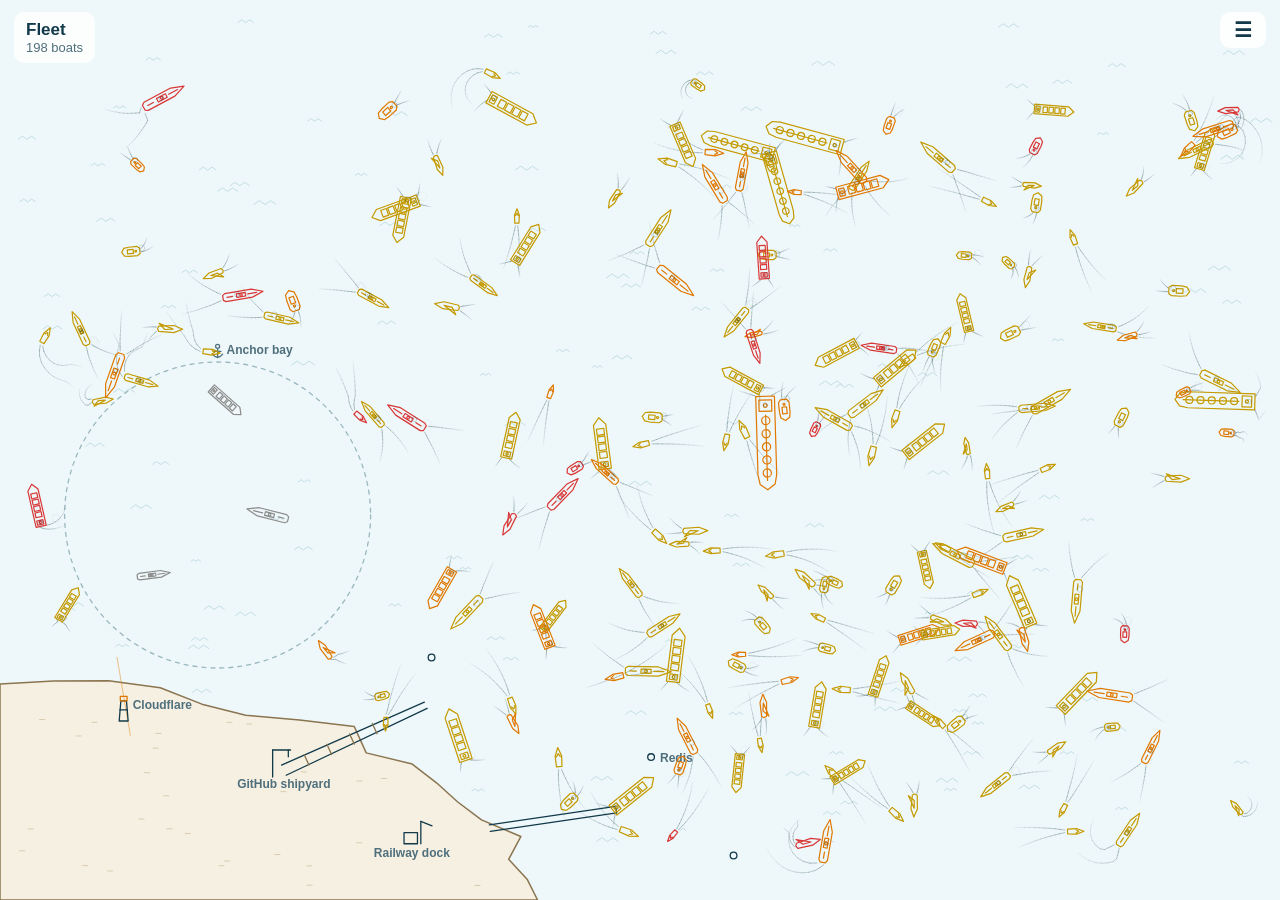
<file: fleet.html>
<!doctype html>
<html lang="en">
<head>
<meta charset="utf-8">
<meta name="viewport" content="width=device-width, initial-scale=1, viewport-fit=cover">
<meta name="color-scheme" content="light">
<title>Fleet</title>
<style>
:root{--sea:#eef7f9;--ink:#123a4a;--card:#ffffff;--muted:#4f6f7c;--line:#d5e7ec;color-scheme:light}
*{box-sizing:border-box}
html,body{margin:0;height:100%;background:var(--sea);overflow:hidden;font-family:"Avenir Next","Segoe UI",Roboto,Helvetica,Arial,sans-serif;color:var(--ink);-webkit-tap-highlight-color:transparent}
canvas{position:fixed;inset:0;width:100%;height:100%;display:block;touch-action:none}
.title{position:fixed;left:14px;top:calc(env(safe-area-inset-top,0px) + 12px);background:rgba(255,255,255,.85);padding:8px 12px;border-radius:10px;font-weight:700;font-size:17px;pointer-events:none}
.title span{display:block;font-weight:500;font-size:13px;color:var(--muted)}
.back{position:fixed;right:14px;top:calc(env(safe-area-inset-top,0px) + 12px);background:rgba(255,255,255,.85);color:var(--ink);padding:10px 14px;border-radius:10px;font-weight:600;font-size:15px;text-decoration:none}
.sheet{position:fixed;left:12px;right:12px;bottom:calc(env(safe-area-inset-bottom,0px) + 12px);max-width:460px;margin:0 auto;background:var(--card);border-radius:16px;padding:16px 16px 14px;box-shadow:0 6px 24px rgba(18,58,74,.18);transform:translateY(160%);transition:transform .25s ease}
.sheet.open{transform:none}
.sheet h2{margin:0 0 4px;font-size:19px;word-break:break-word}
.sheet p{margin:0 0 4px;color:var(--muted);font-size:14px;word-break:break-all}
.row{display:flex;gap:10px;margin-top:12px}
button{font:inherit;font-weight:600;border:0;border-radius:10px;padding:10px 16px;cursor:pointer}
.go{background:var(--ink);color:#fff;flex:1}
.close{background:var(--line);color:var(--ink)}
button:focus-visible{outline:3px solid #2f6fd6;outline-offset:2px}
@media (prefers-reduced-motion:reduce){.sheet{transition:none}}
</style>
</head>
<body>
<canvas id="sea"></canvas>
<div class="title">Fleet<span id="count"></span></div>
<a class="back" href="/">Back</a>
<div class="sheet" id="sheet" role="dialog" aria-live="polite">
  <h2 id="bname"></h2>
  <p id="bkind"></p>
  <p id="bage"></p>
  <p id="bhost"></p>
  <div class="row"><button class="go" id="go">Open</button><button class="close" id="shut">Close</button></div>
</div>
<script src="itch.js"></script>
<script>
const RAW=`2026-10-18-orange-testbed|=|orange
2026-10-20-orange-dialbeat|=|orange
2026-10-22-orange-agent|=|orange
2026-10-23-orange-smash|=|orange
2026-10-30-orange-scores|=|orange
2026-11-01-orange-decimalday|=|orange
2026-11-04-field-dispatch|=|
2026-11-05-drive-thru-dental|=|
2026-11-05-locker-screen|=|
2026-11-09-orange-icefiles|=|
2026-11-11-orange-codelens|=|
2026-11-15-orange-keydecode|=|
2026-11-16-orange-zion|=|
2026-11-16-pipe-weave|=|
2026-11-19-blue-just-five-more|=|
2026-11-19-orange-drivethru|=|
2026-11-19-orange-packets|=|
2026-11-22-orange-hubview|=|
2026-11-23-orange-explode|=|
2026-11-24-blue-estate-dossier|=|
2026-11-25-blue-manualrebuild|=|
2026-11-25-green-hopper|=|
2026-11-25-purple-lobhill|=|
2026-11-25-ten-turn-machine|=|
2026-11-26-orange-bingo|=|
2026-11-26-orange-casino|=|
2026-11-26-orange-centipede|=|
2026-11-26-orange-rocketbench|=|
2026-11-27-blue-familytree|=|
2026-11-27-orange-lumbricus|=|
2026-11-27-orange-parallaxwire|=|
2026-11-27-orange-whatareyou|=|
67-idea-generator|=|
67-press-proccessor|=|orange
a-canticle-for-pajamastan|=|
access-terminal-admin|=|blue orange
access-terminal-orange|=|blue
access-terminal-red|=|blue
access-terminal|access-terminal-smoky|blue orange
access-termonal-blue|=|blue
aerophin-twin|=|orange blue
aliens-win|=|orange
anthropic-percentage-pop-up-game|=|
artifactium|=|
ascend|ascend-pearl-ten|red
axiom|axiom-eight-xi|orange red
beesim-green|=|green
beewars|=|
birdix|=|orange blue
bitfield-synth|=|blue orange
bloxx|=|
blue-agent|blue-agent-lilac|
boba-breakeven-x8k4|=|blue
bpm-finder|bpm-finder-sigma|
cabin-viewer|=|orange
campus-ebutuoy|=|orange
carchive|carchive-nine|blue
chassisquiver|=|
checkin-kiosk|checkin-kiosk-bice|blue red
chromahum-zq|=|
chromatogram|=|
cipher-wars-v3|=|
circuit-musicfx|=|orange
city-seek|=|
cockpit-racer|=|blue
coffee-autosim|=|blue
coffeekit1|=|orange green
control-troll|control-troll-sudosilo2-1771s-projects|
conveyor-sim|=|
cypher-wars|=|orange
daily-outline|=|orange
datacenter-osint|=|blue
defcon-trail|=|
delivery-twin|=|
delivery-twin-violet|=|
diamond-driller|=|
doctrine-duel-qx|=|
downfree-foundry|=|
dronecamp|=|
dronesim-blue|=|blue
ebutuoy|=|blue orange
edmia|=|orange
engine-companion|=|
equivalence-engine|=|blue
ether-wand|=|orange
fashionocalypse|=|
fatty-fart-pedal|=|
field-study|field-study-pi|blue red
field-twin-glaucous|=|
field-twin-violet|=|
field-twin-viridian|=|
field-twin|field-twin-teal|blue
final-victor|=|
flipcount-game|=|
fogwarren-vx|=|
ghost-kitchen-builder|=|orange
gladhand-dockyard|=|blue red
gr33n-5t4rf1ght3r|=|
green-ghostwing|=|
groundcore|groundcore-nine|orange
hackercons-roulette|=|orange blue
hackercons|=|blue orange
heckle-troll|=|
hexnote-3d|=|orange
hire-portal|hire-portal-six|orange
home|=|
hoofer-sync|=|
infinicanvan|=|orange red
inkrunner|inkrunner-gray|
itchy-troll|=|
j30p4rdy|=|blue
kat-chat|kat-chat-flame|orange
kvs|kvs-sigma|blue orange
lartte|=|
looper|looper-sooty|blue orange
lv-liquor-map|=|
mail-ionaire|=|
mary-jane-man|=|red blue orange
mill-ionaire|=|orange
ming-globe|=|orange
mission-operator-next|=|
mission-operator|=|orange
mobbyhill|=|
mohave-wtf|=|
mohavetech-contracts|=|blue orange
nanoverse|nanoverse-psi|red
note-note-note|=|orange
offset-listener|=|blue red
ordersim|=|blue
page-wide-pof|=|orange
pajamastan-badge-tool|=|
pajamastan-invoices|=|
pajamastan-space-administration|=|
pajamastan-warrants|=|orange
pajamastan|=|blue
pancake-orange|=|orange
pancakes|pancakes-ecru|
parcelsun-kq|=|
parkingten|=|orange
particular-lenticular|=|
pdf-yourself|=|
pipeline-builder|pipeline-builder-azure-kappa|orange
pixelcoop-farm|=|
pixelmill|=|red
polygon-arcade|=|green
qsr-receipt-sim|=|orange
qsr-timeline|=|
rainbow-run|rainbow-run-ochre|
raineurysm|=|
rat-site|rat-site-gilt|orange
rat30-deck|=|orange
repo-cloner|=|
repofind|repofind-delta|blue orange
restack|restack-wheat|orange
rogue-rail|=|blue orange
rosetta-pone|=|
rtss|rtss-sigma|orange
scope-listener|=|blue red
scorpion-supper|=|
secureops|secureops-pi|red
shared-server|shared-server-azure|
shitty-ass-finance|=|orange
shitty-ass-trading|=|blue red orange
skwiggle|=|orange red blue
skyflow-orange|=|orange
snapshot-engine|snapshot-engine-pied|
spaceout|spaceout-mu|orange blue
spectral-engine|=|orange
spectrastrain|=|blue
spirits-atlas|=|blue orange
stackloom-meta|=|
starwake-game|=|
stompbox-lab|=|orange
strudel-samples|=|
stumbler|=|red blue green
suno-forge|suno-forge-kappa|blue orange
tanksandzombies|=|blue orange
tapperator|=|
termbeat|=|
text-based-game|text-based-game-nine|
thanks-for-watching|=|
threat-atlas|threat-atlas-two|blue
threat-atlas-v3|=|
tickle-boxie|=|
tile-spinner|=|blue
tile-topia|=|
tinewood-keys|=|orange
tomatomo|=|
topdown-pixeltown|=|green orange
topo-wars-server|=|
topo-wars|=|orange
torque-converter|=|orange
tower-builder-one|=|blue green
tractor-tool|=|
turret-sight|=|
virality-snapshot|=|orange
virality-trader|=|orange red
welcome-to-the-madness|=|`;
const DATES={
  "2026-10-18-orange-testbed": "2026-11-27",
  "2026-10-20-orange-dialbeat": "2026-11-25",
  "2026-10-22-orange-agent": "2026-11-27",
  "2026-10-23-orange-smash": "2026-11-27",
  "2026-10-30-orange-scores": "2026-11-26",
  "2026-11-01-orange-decimalday": "2026-11-27",
  "2026-11-04-field-dispatch": "2026-11-27",
  "2026-11-05-drive-thru-dental": "2026-11-27",
  "2026-11-05-locker-screen": "2026-11-27",
  "2026-11-09-orange-icefiles": "2026-11-27",
  "2026-11-11-orange-codelens": "2026-11-27",
  "2026-11-15-orange-keydecode": "2026-11-27",
  "2026-11-16-orange-zion": "2026-11-25",
  "2026-11-16-pipe-weave": "2026-11-27",
  "2026-11-19-blue-just-five-more": "2026-11-27",
  "2026-11-19-orange-drivethru": "2026-11-27",
  "2026-11-19-orange-packets": "2026-11-27",
  "2026-11-22-orange-hubview": "2026-11-26",
  "2026-11-23-orange-explode": "2026-11-27",
  "2026-11-24-blue-estate-dossier": "2026-11-27",
  "2026-11-25-blue-manualrebuild": "2026-11-25",
  "2026-11-25-green-hopper": "2026-11-27",
  "2026-11-25-purple-lobhill": "2026-11-27",
  "2026-11-25-ten-turn-machine": "2026-11-27",
  "2026-11-26-orange-bingo": "2026-11-27",
  "2026-11-26-orange-casino": "2026-11-27",
  "2026-11-26-orange-centipede": "2026-11-27",
  "2026-11-26-orange-rocketbench": "2026-11-27",
  "2026-11-27-blue-familytree": "2026-11-27",
  "2026-11-27-orange-lumbricus": "2026-11-27",
  "2026-11-27-orange-parallaxwire": "2026-11-27",
  "2026-11-27-orange-whatareyou": "2026-11-27",
  "67-idea-generator": "2026-11-27",
  "67-press-proccessor": "2026-11-27",
  "a-canticle-for-pajamastan": "2026-11-27",
  "access-terminal-admin": "2026-10-05",
  "access-terminal-orange": "2026-10-05",
  "access-terminal-red": "2026-10-05",
  "access-terminal": "2026-10-05",
  "access-termonal-blue": "2026-10-05",
  "aerophin-twin": "2026-11-27",
  "aliens-win": "2026-11-27",
  "anthropic-percentage-pop-up-game": "2026-11-27",
  "artifactium": "2026-11-27",
  "ascend": "2026-11-25",
  "axiom": "2026-11-25",
  "beesim-green": "2026-11-27",
  "beewars": "2026-11-27",
  "birdix": "2026-11-27",
  "bitfield-synth": "2026-11-27",
  "bloxx": "2026-11-27",
  "blue-agent": "2026-11-27",
  "boba-breakeven-x8k4": "2026-11-27",
  "bpm-finder": "2026-11-27",
  "cabin-viewer": "2026-09-10",
  "campus-ebutuoy": "2026-11-23",
  "carchive": "2026-11-27",
  "chassisquiver": "2026-11-25",
  "checkin-kiosk": "2026-11-25",
  "chromahum-zq": "2026-11-25",
  "chromatogram": "2026-08-16",
  "cipher-wars-v3": "2026-11-27",
  "circuit-musicfx": "2026-11-27",
  "city-seek": "2026-11-27",
  "cockpit-racer": "2026-11-27",
  "coffee-autosim": "2026-11-27",
  "coffeekit1": "2026-11-27",
  "control-troll": "2026-11-27",
  "conveyor-sim": "2026-11-27",
  "cypher-wars": "2026-09-11",
  "daily-outline": "2026-11-27",
  "datacenter-osint": "2026-11-27",
  "defcon-trail": "2026-11-27",
  "delivery-twin": "2026-11-27",
  "delivery-twin-violet": "2026-11-27",
  "diamond-driller": "2026-11-27",
  "doctrine-duel-qx": "2026-11-25",
  "downfree-foundry": "2026-11-26",
  "dronecamp": "2026-11-27",
  "dronesim-blue": "2026-09-11",
  "ebutuoy": "2026-11-09",
  "edmia": "2026-11-27",
  "engine-companion": "2026-11-27",
  "equivalence-engine": "2026-10-09",
  "ether-wand": "2026-11-27",
  "fashionocalypse": "2026-11-27",
  "fatty-fart-pedal": "2026-11-25",
  "field-study": "2026-10-08",
  "field-twin-glaucous": "2026-11-25",
  "field-twin-violet": "2026-11-25",
  "field-twin-viridian": "2026-11-25",
  "field-twin": "2026-11-27",
  "final-victor": "2026-11-25",
  "flipcount-game": "2026-11-14",
  "fogwarren-vx": "2026-11-01",
  "ghost-kitchen-builder": "2026-11-16",
  "gladhand-dockyard": "2026-10-31",
  "gr33n-5t4rf1ght3r": "2026-11-26",
  "green-ghostwing": "2026-11-27",
  "groundcore": "2026-10-30",
  "hackercons-roulette": "2026-11-19",
  "hackercons": "2026-06-15",
  "heckle-troll": "2026-11-27",
  "hexnote-3d": "2026-10-08",
  "hire-portal": "2026-11-24",
  "home": "2026-11-19",
  "hoofer-sync": "2026-11-14",
  "infinicanvan": "2026-11-14",
  "inkrunner": "2026-10-25",
  "itchy-troll": "2026-11-27",
  "j30p4rdy": "2026-11-01",
  "kat-chat": "2026-11-05",
  "kvs": "2026-10-10",
  "lartte": "2026-11-17",
  "looper": "2026-10-25",
  "lv-liquor-map": "2026-11-11",
  "mail-ionaire": "2026-11-13",
  "mary-jane-man": "2026-10-21",
  "mill-ionaire": "2026-11-13",
  "ming-globe": "2026-10-31",
  "mission-operator-next": "2026-10-30",
  "mission-operator": "2026-10-30",
  "mobbyhill": "2026-11-18",
  "mohave-wtf": "2026-11-07",
  "mohavetech-contracts": "2026-10-18",
  "nanoverse": "2026-11-02",
  "note-note-note": "2026-10-20",
  "offset-listener": "2026-11-11",
  "ordersim": "2026-11-08",
  "page-wide-pof": "2026-10-23",
  "pajamastan-badge-tool": "2026-11-09",
  "pajamastan-invoices": "2026-10-24",
  "pajamastan-space-administration": "2026-11-27",
  "pajamastan-warrants": "2026-11-24",
  "pajamastan": "2026-11-17",
  "pancake-orange": "2026-10-04",
  "pancakes": "2026-09-13",
  "parcelsun-kq": "2026-11-13",
  "parkingten": "2026-10-24",
  "particular-lenticular": "2026-11-10",
  "pdf-yourself": "2026-11-24",
  "pipeline-builder": "2026-11-23",
  "pixelcoop-farm": "2026-10-23",
  "pixelmill": "2026-10-23",
  "polygon-arcade": "2026-09-13",
  "qsr-receipt-sim": "2026-10-08",
  "qsr-timeline": "2026-10-28",
  "rainbow-run": "2026-11-11",
  "raineurysm": "2026-11-20",
  "rat-site": "2026-10-21",
  "rat30-deck": "2026-10-08",
  "repo-cloner": "2026-11-18",
  "repofind": "2026-11-22",
  "restack": "2026-10-23",
  "rogue-rail": "2026-11-27",
  "rosetta-pone": "2026-10-26",
  "rtss": "2026-11-16",
  "scope-listener": "2026-10-14",
  "scorpion-supper": "2026-11-10",
  "secureops": "2026-11-24",
  "shared-server": "2026-11-26",
  "shitty-ass-finance": "2026-10-02",
  "shitty-ass-trading": "2026-10-08",
  "skwiggle": "2026-09-24",
  "skyflow-orange": "2026-11-15",
  "snapshot-engine": "2026-11-24",
  "spaceout": "2026-10-13",
  "spectral-engine": "2026-11-25",
  "spectrastrain": "2026-10-07",
  "spirits-atlas": "2026-09-11",
  "stackloom-meta": "2026-11-20",
  "starwake-game": "2026-11-24",
  "stompbox-lab": "2026-11-10",
  "strudel-samples": "2026-11-24",
  "stumbler": "2026-10-05",
  "suno-forge": "2026-10-13",
  "tanksandzombies": "2026-10-13",
  "tapperator": "2026-10-25",
  "termbeat": "2026-11-14",
  "text-based-game": "2026-10-26",
  "thanks-for-watching": "2026-11-13",
  "threat-atlas": "2026-09-11",
  "threat-atlas-v3": "2026-11-23",
  "tickle-boxie": "2026-10-25",
  "tile-spinner": "2026-11-19",
  "tile-topia": "2026-11-20",
  "tinewood-keys": "2026-10-23",
  "tomatomo": "2026-11-01",
  "topdown-pixeltown": "2026-10-06",
  "topo-wars-server": "2026-11-24",
  "topo-wars": "2026-10-03",
  "torque-converter": "2026-11-14",
  "tower-builder-one": "2026-11-05",
  "tractor-tool": "2026-11-14",
  "turret-sight": "2026-11-27",
  "virality-snapshot": "2026-11-24",
  "virality-trader": "2026-09-28",
  "welcome-to-the-madness": "2026-07-10"
};
const REAL={'rat-site':36924,'field-twin-viridian':9022,'control-troll':8184,'rogue-rail':5567,'itchy-troll':5088,'blue-agent':3257,'pajamastan':1847,'field-twin-violet':1685,'scope-listener':1280,'2026-10-18-orange-testbed':1267,'shitty-ass-trading':1224,'skwiggle':1114,'kat-chat':1028};
const RAILWAY={'blue-agent':1,'2026-10-18-orange-testbed':1};
const AGE=[[7,'#1e9e3e'],[30,'#c49a00'],[60,'#e07800'],[90,'#d93636'],[1e9,'#8c8c8c']];
const KIND={
  tanker:{label:'Tanker, one of the biggest',len:78,spd:[5,8],stacks:true},
  battle:{label:'Battleship, big and fast',len:48,spd:[20,32],stacks:true},
  cargo:{label:'Container ship, big and steady',len:56,spd:[6,11],stacks:true},
  tug:{label:'Tugboat, small and nimble',len:22,spd:[8,14],stacks:true},
  speed:{label:'Speedboat, small and quick',len:20,spd:[30,46],stacks:false},
  sail:{label:'Sailboat, light and easy',len:26,spd:[10,16],stacks:false}
};
const MOTION=matchMedia('(prefers-reduced-motion: reduce)').matches?0.35:1;
const INK='#123a4a',MUTED='#4f6f7c';

function h32(str,seed){let h=(2166136261^seed)>>>0;for(let i=0;i<str.length;i++){h^=str.charCodeAt(i);h=Math.imul(h,16777619);}h^=h>>>13;h=Math.imul(h,0x5bd1e995);h^=h>>>15;return (h>>>0)/4294967296;}
function classify(s,v,a){if(s>0.62)return v>0.5?'battle':'cargo';if(a>0.68)return 'tug';if(v>0.55)return 'speed';return 'sail';}

const NOW=Date.now();
const boats=RAW.trim().split('\n').map(line=>{
  const [name,sub]=line.split('|');
  const size=h32(name,1),speed=h32(name,2),agility=h32(name,3);
  const kb=REAL[name]||0;
  const kind=kb>=5000?'tanker':kb>=1000?(speed>0.5?'battle':'cargo'):classify(size,speed,agility),k=KIND[kind];
  const days=DATES[name]?Math.floor((NOW-new Date(DATES[name]).getTime())/86400000):null;
  const color=days==null?INK:AGE.find(a=>days<a[0])[1];
  return {name,host:(sub==='='?name:sub)+'.vercel.app',kind,kb,days,color,accent:color,
    anchored:days!=null&&days>=90,dest:RAILWAY[name]?'dock':(days!=null&&days<7?'yard':null),
    lenF:kb?Math.min(1.5,0.9+0.12*Math.log2(kb/1000)):0.82+0.4*h32(name,4),stackN:h32(name,5)>0.6?2:1,side:h32(name,12)>0.5?1:-1,
    spdBase:k.spd[0]+(k.spd[1]-k.spd[0])*speed,
    x:0,y:0,h:h32(name,6)*Math.PI*2,turn:0,turnT:0,spin:0,spinT:3+h32(name,7)*10,
    trail:[],trailT:0,smokeT:0,bob:h32(name,8)*6.28,stackLocal:null,
    trip:null,tripT:5+h32(name,13)*40,ax:0,ay:0};
});
if(window.itchApply)itchApply(boats);
const anchoredList=boats.filter(b=>b.anchored);

const cv=document.getElementById('sea'),ctx=cv.getContext('2d');
let W=0,H=0,DPR=1,S=1,T=1,water=null,smoke=[],sel=null,G={};
document.getElementById('count').textContent=boats.length+' boats';

function geo(){
  const rx=W*0.42,ry=H*0.24,R=Math.min(W,H)*0.17;
  const coast=(th,f)=>[rx*f*Math.cos(th),H-ry*f*Math.sin(th)];
  G={rx,ry,coast,bay:{x:Math.max(R+8,W*0.17),y:H-ry-R-16,r:R},
    light:coast(1.3,0.86),yard:coast(0.85,0.8),yardStop:coast(0.85,1.2),
    pierA:coast(0.35,0.97),dockEnd:coast(0.35,1.22),crane:coast(0.35,0.82),
    buoys:[0.15,0.5,0.95].map(th=>{const p=coast(th,1.38);return {x:p[0],y:p[1],lit:0};})};
}
function inLand(x,y,m){const a=x/(G.rx+m),b=(H-y)/(G.ry+m);return x>=-m&&y<=H+m&&a*a+b*b<1;}
function inBay(x,y,m){return Math.hypot(x-G.bay.x,y-G.bay.y)<G.bay.r+m;}

function buildWater(){
  water=document.createElement('canvas');water.width=W*DPR;water.height=H*DPR;
  const g=water.getContext('2d');g.scale(DPR,DPR);
  g.fillStyle='#eef7f9';g.fillRect(0,0,W,H);
  g.strokeStyle='#c3dfe6';g.lineWidth=1;g.lineJoin='round';
  const n=Math.round(W*H/9000);
  for(let i=0;i<n;i++){const x=h32('wx'+i,1)*W,y=h32('wy'+i,2)*H,s=5+h32('ws'+i,3)*7;if(inLand(x,y,6))continue;g.beginPath();g.moveTo(x-s,y);g.lineTo(x-s/2,y-s*0.35);g.lineTo(x,y);g.lineTo(x+s/2,y-s*0.35);g.lineTo(x+s,y);g.stroke();}
  g.beginPath();g.moveTo(0,H);
  const N=16;
  for(let i=0;i<=N;i++){const th=i/N*Math.PI/2,f=1+(h32('c'+i,5)-0.5)*(i===0||i===N?0:0.08);const p=G.coast(th,f);g.lineTo(p[0],p[1]);}
  g.lineTo(0,H);g.closePath();g.fillStyle='#f6f0e2';g.fill();
  g.strokeStyle='#8a7550';g.lineWidth=1.5;g.stroke();
  g.strokeStyle='#d9ccb0';g.lineWidth=1;
  for(let i=0;i<40;i++){const x=h32('sx'+i,6)*G.rx,y=H-h32('sy'+i,7)*G.ry;if(!inLand(x,y,-14))continue;g.beginPath();g.moveTo(x-3,y);g.lineTo(x+3,y);g.stroke();}
}
function resize(){
  DPR=Math.min(window.devicePixelRatio||1,2);W=innerWidth;H=innerHeight;
  cv.width=W*DPR;cv.height=H*DPR;
  S=Math.max(0.3,Math.min(0.8,Math.sqrt(W*H/(boats.length*6000))));T=Math.max(0.8,S*1.4);
  geo();buildWater();placeAnchors();
  for(const b of boats)if(!b.anchored&&(inLand(b.x,b.y,10)||inBay(b.x,b.y,6)))spawn(b);
}
function spawn(b){for(let i=0;i<40;i++){b.x=30+Math.random()*(W-60);b.y=80+Math.random()*(H-120);if(!inLand(b.x,b.y,30)&&!inBay(b.x,b.y,20))break;}b.trail=[];}
function placeAnchors(){
  const n=anchoredList.length;
  anchoredList.forEach((b,i)=>{const r=G.bay.r*0.82*Math.sqrt((i+0.5)/n),a=i*2.39996;b.ax=G.bay.x+Math.cos(a)*r;b.ay=G.bay.y+Math.sin(a)*r;b.x=b.ax;b.y=b.ay;b.trail=[];});
}
function place(){for(const b of boats)if(!b.anchored){b.x=40+h32(b.name,9)*(W-80);b.y=90+h32(b.name,10)*(H-140);if(inLand(b.x,b.y,30)||inBay(b.x,b.y,20))spawn(b);}}

function poly(p,col){ctx.beginPath();ctx.moveTo(p[0][0],p[0][1]);for(let i=1;i<p.length;i++)ctx.lineTo(p[i][0],p[i][1]);ctx.closePath();ctx.strokeStyle=col;ctx.stroke();}
function line(x1,y1,x2,y2,col){ctx.strokeStyle=col;ctx.beginPath();ctx.moveTo(x1,y1);ctx.lineTo(x2,y2);ctx.stroke();}
function box(x0,y0,x1,y1,col){poly([[x0,y0],[x1,y0],[x1,y1],[x0,y1]],col);}
function stacks(b,list,r,col){b.stackLocal=list;for(const p of list){ctx.strokeStyle=col;ctx.beginPath();ctx.arc(p[0],p[1],r,0,6.283);ctx.stroke();}}

function drawBoat(b,L,t){
  const c=b.color,acc=b.accent;
  ctx.lineWidth=1.2;ctx.lineJoin='round';ctx.lineCap='round';
  if(b.kind==='battle'){
    const w=L*0.2;
    poly([[L/2,0],[L*.22,-w/2],[-L*.44,-w/2],[-L/2,-w*.3],[-L/2,w*.3],[-L*.44,w/2],[L*.22,w/2]],c);
    box(-L*.16,-w*.22,L*.06,w*.22,acc);
    line(L*.12,0,L*.34,0,c);line(-L*.26,0,-L*.4,0,c);
    stacks(b,[[-L*.05,0],[-L*.12,0]].slice(0,b.stackN),L*.03,c);
  }else if(b.kind==='tanker'){
    const w=L*0.2;
    poly([[L/2,0],[L*.44,-w*.4],[L*.34,-w/2],[-L/2,-w/2],[-L/2,w/2],[L*.34,w/2],[L*.44,w*.4]],c);
    line(-L*.3,0,L*.4,0,c);
    for(let i=0;i<5;i++){ctx.strokeStyle=c;ctx.beginPath();ctx.arc(-L*.24+i*L*.14,0,w*.22,0,6.283);ctx.stroke();}
    box(-L*.46,-w*.34,-L*.34,w*.34,acc);
    stacks(b,[[-L*.4,0]],L*.02,c);
  }else if(b.kind==='cargo'){
    const w=L*0.24;
    poly([[L/2,0],[L*.36,-w/2],[-L/2,-w/2],[-L/2,w/2],[L*.36,w/2]],c);
    const x0=-L*.3,cw=L*.15;
    for(let i=0;i<4;i++)box(x0+i*cw+0.8,-w*.3,x0+(i+1)*cw-0.8,w*.3,c);
    box(-L*.46,-w*.3,-L*.36,w*.3,acc);
    stacks(b,[[-L*.41,0]],L*.025,c);
  }else if(b.kind==='tug'){
    const w=L*0.5;
    poly([[L/2,0],[L*.36,-w*.42],[L*.1,-w/2],[-L*.36,-w/2],[-L/2,-w*.3],[-L/2,w*.3],[-L*.36,w/2],[L*.1,w/2],[L*.36,w*.42]],c);
    box(-L*.14,-w*.22,L*.18,w*.22,acc);
    stacks(b,[[-L*.27,0]],L*.05,c);
  }else if(b.kind==='speed'){
    const w=L*0.34;
    poly([[L/2,0],[L*.05,-w/2],[-L/2,-w*.42],[-L/2,w*.42],[L*.05,w/2]],c);
    ctx.strokeStyle=acc;ctx.beginPath();ctx.moveTo(L*.02,-w*.3);ctx.lineTo(L*.18,0);ctx.lineTo(L*.02,w*.3);ctx.stroke();
  }else{
    const w=L*0.28;
    poly([[L/2,0],[L*.15,-w/2],[-L*.45,-w*.38],[-L/2,0],[-L*.45,w*.38],[L*.15,w/2]],c);
    const mx=L*.12,ang=Math.PI-b.side*(0.45+0.12*Math.sin(t*0.6+b.bob));
    const ex=mx+Math.cos(ang)*L*.6,ey=Math.sin(ang)*L*.6;
    const midx=(mx+ex)/2,midy=ey/2,px=-Math.sin(ang)*L*.14*b.side,py=Math.cos(ang)*L*.14*b.side;
    poly([[mx,0],[midx+px,midy+py],[ex,ey]],acc);
  }
}

function label(text,x,y,align){ctx.font='600 '+Math.round(11*Math.min(1.2,T))+'px "Avenir Next","Segoe UI",Roboto,Helvetica,Arial,sans-serif';ctx.textAlign=align||'center';ctx.fillStyle=MUTED;ctx.fillText(text,x,y);}
function drawShore(t){
  ctx.lineWidth=1.3;ctx.lineJoin='round';ctx.lineCap='round';
  const b=G.bay;
  ctx.strokeStyle='#9bb7c0';ctx.setLineDash([4,5]);ctx.beginPath();ctx.arc(b.x,b.y,b.r,0,6.283);ctx.stroke();ctx.setLineDash([]);
  const ax=b.x,ay=b.y-b.r-8*T;
  ctx.strokeStyle=MUTED;ctx.beginPath();ctx.arc(ax,ay-6*T,1.8*T,0,6.283);ctx.moveTo(ax,ay-4*T);ctx.lineTo(ax,ay+4*T);ctx.moveTo(ax-3*T,ay-1.5*T);ctx.lineTo(ax+3*T,ay-1.5*T);ctx.moveTo(ax-4.5*T,ay+1*T);ctx.quadraticCurveTo(ax,ay+7*T,ax+4.5*T,ay+1*T);ctx.stroke();
  label('Anchor bay',ax+8*T,ay+1*T,'left');
  const [lx,ly]=G.light,h=22*T;
  const ba=t*0.9;
  ctx.strokeStyle='rgba(224,120,0,.45)';ctx.lineWidth=1;
  for(const o of [0,Math.PI]){ctx.beginPath();ctx.moveTo(lx,ly-h);ctx.lineTo(lx+Math.cos(ba+o)*70*T,ly-h+Math.sin(ba+o)*70*T*0.5);ctx.stroke();}
  ctx.lineWidth=1.3;ctx.strokeStyle=INK;
  poly([[lx-4*T,ly],[lx+4*T,ly],[lx+2.5*T,ly-h+4*T],[lx-2.5*T,ly-h+4*T]],INK);
  box(lx-3*T,ly-h,lx+3*T,ly-h+4*T,'#e07800');
  line(lx-3.4*T,ly-h*0.45,lx+3.4*T,ly-h*0.45,INK);
  label('Cloudflare',lx+8*T,ly-h*0.5,'left');
  const [yx,yy]=G.yard,[sx,sy]=G.yardStop,ang=Math.atan2(sy-yy,sx-yx),nx=-Math.sin(ang)*5*T,ny=Math.cos(ang)*5*T;
  line(yx+nx,yy+ny,sx+nx*0.6,sy+ny*0.6,INK);line(yx-nx,yy-ny,sx-nx*0.6,sy-ny*0.6,INK);
  for(let i=1;i<5;i++){const f=i/5,px=yx+(sx-yx)*f*0.8,py=yy+(sy-yy)*f*0.8;line(px+nx,py+ny,px-nx,py-ny,'#8a7550');}
  line(yx-10*T,yy+6*T,yx-10*T,yy-18*T,INK);line(yx-10*T,yy-18*T,yx+6*T,yy-18*T,INK);line(yx+4*T,yy-18*T,yx+4*T,yy-12*T,INK);
  label('GitHub shipyard',yx,yy+16*T,'center');
  const [pax,pay]=G.pierA,[dex,dey]=G.dockEnd,pa=Math.atan2(dey-pay,dex-pax),qx=-Math.sin(pa)*3*T,qy=Math.cos(pa)*3*T;
  line(pax+qx,pay+qy,dex+qx,dey+qy,INK);line(pax-qx,pay-qy,dex-qx,dey-qy,INK);line(dex+qx,dey+qy,dex-qx,dey-qy,INK);
  const [cx,cy]=G.crane;
  box(cx-9*T,cy-6*T,cx+3*T,cy+4*T,INK);
  line(cx+6*T,cy+4*T,cx+6*T,cy-16*T,INK);line(cx+6*T,cy-16*T,cx+16*T,cy-12*T,INK);
  label('Railway dock',cx-2*T,cy+16*T,'center');
  for(const u of G.buoys){
    ctx.strokeStyle=INK;ctx.beginPath();ctx.arc(u.x,u.y,3*T,0,6.283);ctx.stroke();
    if(u.lit>0){ctx.strokeStyle='rgba(214,58,58,'+Math.min(1,u.lit*2).toFixed(2)+')';ctx.beginPath();ctx.arc(u.x,u.y,6*T,0,6.283);ctx.stroke();}
  }
  label('Redis',G.buoys[1].x+8*T,G.buoys[1].y+4*T,'left');
}

function adiff(a,b){let d=a-b;while(d>Math.PI)d-=6.283;while(d<-Math.PI)d+=6.283;return d;}
function update(dt,t){
  const m=50*S+20;
  for(const b of boats){
    const k=KIND[b.kind],L=k.len*b.lenF*S;
    if(b.anchored){
      b.h+=Math.sin(t*0.25+b.bob)*0.12*dt;
      b.x=b.ax+Math.cos(t*0.3+b.bob)*2*S;b.y=b.ay+Math.sin(t*0.3+b.bob)*2*S;
    }else{
      let sp=b.spdBase*S*MOTION,tr;
      if(b.trip){
        const dx=b.trip.x-b.x,dy=b.trip.y-b.y,d=Math.hypot(dx,dy);
        if(d<6+L*0.3){sp=0;b.trip.wait-=dt;tr=0;if(b.trip.wait<=0){b.trip=null;b.tripT=40+Math.random()*50;b.h+=Math.PI;}}
        else{tr=Math.sign(adiff(Math.atan2(dy,dx),b.h))*1.8;sp=Math.max(sp,10*S*MOTION);}
      }else{
        b.turnT-=dt;
        if(b.turnT<=0){b.turn=(Math.random()-0.5)*(b.kind==='cargo'||b.kind==='tanker'?0.25:b.kind==='tug'?0.9:0.6);b.turnT=2+Math.random()*4;}
        tr=b.turn;
        if(b.x<m||b.x>W-m||b.y<m+40||b.y>H-m||inLand(b.x,b.y,34)||inBay(b.x,b.y,22)){const want=Math.atan2(H*0.4-b.y,W*0.62-b.x);tr=Math.sign(adiff(want,b.h))*(b.kind==='cargo'||b.kind==='tanker'?0.8:1.5);}
        if(b.dest){b.tripT-=dt;if(b.tripT<=0){const p=b.dest==='dock'?G.dockEnd:G.yardStop;b.trip={x:p[0],y:p[1],wait:3};}}
        if(b.kind==='tug'){
          b.spinT-=dt;
          if(b.spinT<=0&&b.spin<=0){b.spin=Math.PI*2;b.spinT=6+Math.random()*9;}
          if(b.spin>0){const d=Math.min(b.spin,dt*Math.PI*MOTION);b.h+=d;b.spin-=d;sp*=0.3;}
        }
      }
      b.h+=tr*dt*MOTION;
      b.x+=Math.cos(b.h)*sp*dt;b.y+=Math.sin(b.h)*sp*dt;
      b.x=Math.min(Math.max(b.x,0),W);b.y=Math.min(Math.max(b.y,0),H);
      b.trailT-=dt;
      if(b.trailT<=0){b.trailT=0.12;if(sp>0)b.trail.unshift([b.x-Math.cos(b.h)*L*.5,b.y-Math.sin(b.h)*L*.5,b.h]);else b.trail.pop();if(b.trail.length>14)b.trail.pop();}
      for(const u of G.buoys)if(Math.hypot(u.x-b.x,u.y-b.y)<12*T+L*0.4)u.lit=0.6;
    }
    if(k.stacks&&b.stackLocal&&!b.anchored){
      b.smokeT-=dt;
      if(b.smokeT<=0){b.smokeT=0.5+Math.random()*0.3;const c=Math.cos(b.h),s=Math.sin(b.h);for(const p of b.stackLocal)smoke.push({x:b.x+p[0]*c-p[1]*s,y:b.y+p[0]*s+p[1]*c,r:2*S,life:1});}
    }
  }
  for(const u of G.buoys)u.lit=Math.max(0,u.lit-dt);
  for(const p of smoke){p.life-=dt*1.1;p.r+=dt*4*S;p.x+=dt*6;p.y-=dt*4;}
  smoke=smoke.filter(p=>p.life>0);
  if(smoke.length>600)smoke.splice(0,smoke.length-600);
}
function drawWake(b){
  const tr=b.trail;if(tr.length<2)return;
  const L=KIND[b.kind].len*b.lenF*S,spread=(0.25+b.spdBase/46)*L*0.5;
  ctx.lineCap='round';ctx.lineWidth=1;
  for(let side=-1;side<=1;side+=2){
    for(let i=0;i<tr.length-1;i++){
      const a=tr[i],c=tr[i+1],ta=i/tr.length,tc=(i+1)/tr.length;
      const oa=L*.08+ta*spread,oc=L*.08+tc*spread;
      ctx.strokeStyle='rgba(18,58,74,'+(0.3*(1-ta)).toFixed(3)+')';
      ctx.beginPath();
      ctx.moveTo(a[0]-Math.sin(a[2])*oa*side,a[1]+Math.cos(a[2])*oa*side);
      ctx.lineTo(c[0]-Math.sin(c[2])*oc*side,c[1]+Math.cos(c[2])*oc*side);
      ctx.stroke();
    }
  }
}

let last=performance.now();
function frame(now){
  const dt=Math.min(0.05,(now-last)/1000),t=now/1000;last=now;
  update(dt,t);
  ctx.setTransform(DPR,0,0,DPR,0,0);
  ctx.drawImage(water,0,0,W,H);
  drawShore(t);
  for(const b of boats)drawWake(b);
  for(const b of boats){const L=KIND[b.kind].len*b.lenF*S;ctx.save();ctx.translate(b.x,b.y);ctx.rotate(b.h+(b.anchored?0:Math.sin(t*1.3+b.bob)*0.03));drawBoat(b,L,t);ctx.restore();}
  ctx.lineWidth=1;for(const p of smoke){ctx.strokeStyle='rgba(18,58,74,'+(0.28*p.life).toFixed(3)+')';ctx.beginPath();ctx.arc(p.x,p.y,p.r,0,6.283);ctx.stroke();}
  if(sel){const L=KIND[sel.kind].len*sel.lenF*S;ctx.strokeStyle=INK;ctx.lineWidth=2;ctx.setLineDash([5,4]);ctx.beginPath();ctx.arc(sel.x,sel.y,L*0.62+6,0,6.283);ctx.stroke();ctx.setLineDash([]);}
  requestAnimationFrame(frame);
}

const sheet=document.getElementById('sheet');
function openSheet(b){
  sel=b;
  document.getElementById('bname').textContent=b.name;
  document.getElementById('bkind').textContent=KIND[b.kind].label+(b.kb?', '+(b.kb/1024).toFixed(1)+' MB':'');
  document.getElementById('bage').textContent=b.days==null?'No update date':(b.anchored?'Anchored, ':'')+'updated '+b.days+(b.days===1?' day ago':' days ago');
  document.getElementById('bhost').textContent=b.host;
  sheet.classList.add('open');
}
function closeSheet(){sel=null;sheet.classList.remove('open');}
cv.addEventListener('pointerdown',e=>{
  let best=null,bd=1e9;
  for(const b of boats){const L=KIND[b.kind].len*b.lenF*S,d=Math.hypot(e.clientX-b.x,e.clientY-b.y);if(d<Math.max(L*0.6,20)&&d<bd){bd=d;best=b;}}
  if(best)openSheet(best);else closeSheet();
});
document.getElementById('go').addEventListener('click',()=>{if(sel)window.open('https://'+sel.host,'_blank','noopener');});
document.getElementById('shut').addEventListener('click',closeSheet);
addEventListener('resize',resize);
resize();place();requestAnimationFrame(frame);
</script>
<script src="viz-menu.js"></script>
  <!-- =====================================================================
       MOHAVE TECHNOLOGY GROUP // CREATOR SEAL
       Drop this ONE block into any HTML page, anywhere before </body>.
       The only thing you edit is the CONFIG object on the next few lines.
       ===================================================================== -->
  <script>
  (function () {

    /* RED PHONE: Pajamastan flag as a data URI. Self-contained so the seal
       stays a single drop-in block with no external image to host. */
    var FLAG_SRC = "[data-uri]";

    /* ---------- CONFIG: the only part you change ---------- */
    var CONFIG = {
      org:      "Mohave Technology Group",
      monogram: "MTG",
      mission:  "Practical software and hardware, built in the field.",

      // RED PHONE: Pajamastan export homage.
      nation:   "Pajamastan",
      site:     "https://pajamastan.vercel.app",
      flag:     FLAG_SRC,

      // BLUE PHONE: one money donate link (Stripe live payment link).
      donate:   "https://buy.stripe.com/28EeV64rb6ga7fneyp6AM00",

      github:   "https://github.com/sudosilo",
      linkedin: "https://www.linkedin.com/in/dicktemple"
    };
    /* ----------------------------------------------------- */


    /* ---------- LAYER 1: the signature pressed into the source ---------- */
    var head = document.head || document.getElementsByTagName("head")[0];

    head.appendChild(document.createComment(
      " Made by " + CONFIG.org + " // " + CONFIG.github + " // " + CONFIG.linkedin + " "
    ));
    // RED PHONE: export origin banner in the source.
    head.appendChild(document.createComment(
      " Certified export of " + CONFIG.nation + " // " + CONFIG.site + " "
    ));

    var metaAuthor = document.createElement("meta");
    metaAuthor.setAttribute("name", "author");
    metaAuthor.setAttribute("content", CONFIG.org);
    head.appendChild(metaAuthor);

    // RED PHONE: export-origin meta tag.
    var metaOrigin = document.createElement("meta");
    metaOrigin.setAttribute("name", "x-export-origin");
    metaOrigin.setAttribute("content", CONFIG.nation);
    head.appendChild(metaOrigin);

    [CONFIG.github, CONFIG.linkedin].forEach(function (url) {
      var l = document.createElement("link");
      l.setAttribute("rel", "me");
      l.setAttribute("href", url);
      head.appendChild(l);
    });

    var ld = document.createElement("script");
    ld.type = "application/ld+json";
    ld.textContent = JSON.stringify({
      "@context": "https://schema.org",
      "@type": "Organization",
      "name": CONFIG.org,
      "url": CONFIG.site,
      "sameAs": [CONFIG.github, CONFIG.linkedin]
    });
    head.appendChild(ld);


    /* ---------- LAYER 2: the visible seal ---------- */

    // Round Mohave Technology Group seal, kept beside the Pajamastan flag.
    function buildSeal() {
      var org = CONFIG.org.toUpperCase();
      return ''
        + '<svg class="mtg-seal-svg" viewBox="0 0 120 120" width="58" height="58" '
        +   'role="img" aria-label="' + CONFIG.org + ' seal">'
        +   '<defs>'
        +     '<path id="mtgTop" d="M 23,60 A 37,37 0 0 1 97,60" fill="none"/>'
        +   '</defs>'
        +   '<circle cx="60" cy="60" r="55" fill="none" stroke="#7a2e28" stroke-width="2.5"/>'
        +   '<circle cx="60" cy="60" r="48" fill="none" stroke="#7a2e28" stroke-width="1"/>'
        +   '<text font-family="Georgia,serif" font-size="8" fill="#7a2e28">'
        +     '<textPath href="#mtgTop" startOffset="50%" text-anchor="middle" '
        +     'textLength="106" lengthAdjust="spacingAndGlyphs">'
        +     org + '</textPath>'
        +   '</text>'
        +   '<text x="60" y="60" text-anchor="middle" dominant-baseline="central" '
        +     'font-family="Georgia,serif" font-weight="700" font-size="27" '
        +     'fill="#7a2e28">' + CONFIG.monogram + '</text>'
        +   '<g fill="#7a2e28">'
        +     '<rect x="58" y="83.5" width="4" height="4"/>'
        +     '<rect x="63" y="88.5" width="4" height="4"/>'
        +     '<rect x="53" y="93.5" width="4" height="4"/>'
        +     '<rect x="58" y="93.5" width="4" height="4"/>'
        +     '<rect x="63" y="93.5" width="4" height="4"/>'
        +   '</g>'
        + '</svg>';
    }


    var css = ''
      + '.mtg-seal{box-sizing:border-box;width:100%;background:#efe9da;'
      + 'border-top:1px solid #cabfa3;color:#2b2620;'
      + 'font-family:-apple-system,BlinkMacSystemFont,"Segoe UI",Roboto,sans-serif;'
      + 'padding:18px 20px;display:flex;flex-direction:column;align-items:center;gap:12px;}'
      + '.mtg-seal-row{display:flex;align-items:center;gap:14px;}'
      // RED PHONE: round flag badge, brand-red ring to echo the old seal.
      + '.mtg-flag-btn{background:none;border:0;padding:0;margin:0;cursor:pointer;'
      + 'display:flex;align-items:center;line-height:0;'
      + 'transition:transform .18s ease;}'
      + '.mtg-seal.open .mtg-flag-btn{transform:scale(.94);}'
      + '.mtg-flag{width:48px;height:72px;border-radius:8px;object-fit:cover;'
      + 'display:block;border:2px solid #7a2e28;box-shadow:0 1px 3px rgba(43,38,32,.25);}'
      + '.mtg-seal-btn{background:none;border:0;padding:0;margin:0;cursor:pointer;'
      + 'display:flex;align-items:center;line-height:0;transition:transform .18s ease;}'
      + '.mtg-seal.open .mtg-seal-btn{transform:rotate(-8deg) scale(.94);}'
      + '.mtg-seal-svg{display:block;}'
      + '.mtg-seal-label{text-align:left;line-height:1.35;}'
      + '.mtg-seal-org{display:block;font-family:Georgia,"Times New Roman",serif;'
      + 'font-size:14px;letter-spacing:.3px;color:#2b2620;}'
      // RED PHONE: export subtitle with an inline linkable nation word.
      + '.mtg-seal-export{display:block;font-family:Georgia,"Times New Roman",serif;'
      + 'font-size:11px;letter-spacing:.5px;text-transform:uppercase;color:#4a443b;margin:2px 0;}'
      + '.mtg-seal-link{color:#7a2e28;text-decoration:underline;}'
      + '.mtg-seal-link:hover{color:#5f231e;}'
      + '.mtg-seal-ask{display:inline-block;background:none;border:0;padding:0;margin:0;'
      + 'font:inherit;font-size:12px;color:#7a2e28;text-decoration:underline;cursor:pointer;}'
      + '.mtg-seal-panel{overflow:hidden;max-height:0;opacity:0;'
      + 'transition:max-height .25s ease,opacity .25s ease;width:100%;max-width:360px;}'
      + '.mtg-seal.open .mtg-seal-panel{max-height:300px;opacity:1;}'
      + '.mtg-seal-mission{font-style:italic;color:#4a443b;font-size:13px;'
      + 'text-align:center;margin:0 0 12px;line-height:1.5;}'
      + '.mtg-seal-links{display:flex;justify-content:center;gap:10px;}'
      + '.mtg-seal-links a{flex:1;text-align:center;text-decoration:none;'
      + 'font-size:13px;color:#2b2620;background:#faf7ef;border:1px solid #cabfa3;'
      + 'border-radius:6px;padding:8px 10px;transition:background .15s ease;}'
      + '.mtg-seal-links a:hover{background:#fff;}'
      + '.mtg-flag-btn:focus-visible,.mtg-seal-btn:focus-visible,.mtg-seal-ask:focus-visible,'
      + '.mtg-seal-link:focus-visible{outline:2px solid #7a2e28;outline-offset:3px;border-radius:4px;}'
      + '.mtg-seal-links a:focus-visible{outline:2px solid #7a2e28;outline-offset:2px;}'
      // BLUE PHONE: support the micronation donate pill with a coin icon.
      + '.mtg-donate{display:inline-flex;align-items:center;gap:10px;text-decoration:none;'
      + 'background:linear-gradient(180deg,#fffaf0,#f3e7cc);color:#2b2620;'
      + 'border:1px solid #b89a5a;border-radius:999px;padding:6px 16px 6px 6px;'
      + 'box-shadow:0 1px 0 #fff inset,0 2px 6px rgba(122,46,40,.18);'
      + 'transition:transform .15s ease,box-shadow .15s ease;}'
      + '.mtg-donate:hover{transform:translateY(-1px);box-shadow:0 1px 0 #fff inset,0 4px 10px rgba(122,46,40,.25);}'
      + '.mtg-donate:active{transform:translateY(0);}'
      + '.mtg-donate-coin{display:block;flex:none;}'
      + '.mtg-donate-text{display:flex;flex-direction:column;line-height:1.2;text-align:left;}'
      + '.mtg-donate-main{font-family:Georgia,"Times New Roman",serif;font-size:13px;color:#7a2e28;letter-spacing:.2px;}'
      + '.mtg-donate-sub{font-size:10px;letter-spacing:.8px;text-transform:uppercase;color:#6b6255;}'
      + '.mtg-donate:focus-visible{outline:2px solid #7a2e28;outline-offset:3px;}'
      + '@media (prefers-reduced-motion: reduce){.mtg-donate{transition:none;}}'
      + '@media (prefers-reduced-motion: reduce){'
      + '.mtg-flag-btn,.mtg-seal-btn,.mtg-seal-panel{transition:none;}}';

    var style = document.createElement("style");
    style.textContent = css;
    head.appendChild(style);

    var seal = document.createElement("footer");
    seal.className = "mtg-seal";
    seal.innerHTML = ''
      + '<div class="mtg-seal-row">'
      +   '<button class="mtg-flag-btn" type="button" aria-label="Toggle maker details">'
      +     '<img class="mtg-flag" src="' + CONFIG.flag + '" alt="' + CONFIG.nation + ' flag">'
      +   '</button>'
      +   '<button class="mtg-seal-btn" type="button" aria-label="Toggle maker details">'
      +     buildSeal()
      +   '</button>'
      +   '<span class="mtg-seal-label">'
      +     '<span class="mtg-seal-org">' + CONFIG.org + '</span>'
      +     '<span class="mtg-seal-export">Certified export of '
      +       '<a class="mtg-seal-link" href="' + CONFIG.site + '" target="_blank" rel="noopener">'
      +       CONFIG.nation + '</a></span>'
      +     '<button class="mtg-seal-ask" type="button" aria-expanded="false">Who made this?</button>'
      +   '</span>'
      + '</div>'
      // BLUE PHONE: donate pill, always visible under the seal row.
      + '<a class="mtg-donate" href="' + CONFIG.donate + '" target="_blank" rel="noopener">'
      +   '<svg class="mtg-donate-coin" viewBox="0 0 40 40" width="34" height="34" aria-hidden="true">'
      +       '<circle cx="20" cy="20" r="19" fill="#d9b25a" stroke="#8a6a24" stroke-width="1.5"/>'
      +       '<circle cx="20" cy="20" r="14.5" fill="#f2d68a" stroke="#b08a3a" stroke-width="1"/>'
      +       '<path d="M11 24c2-1 3-4 3-7M29 24c-2-1-3-4-3-7" fill="none" stroke="#8a6a24" stroke-width="1.2" stroke-linecap="round"/>'
      +       '<text x="20" y="25.5" text-anchor="middle" font-family="Georgia,serif" font-size="15" font-weight="bold" fill="#7a2e28">1</text>'
      +     '</svg>'
      +   '<span class="mtg-donate-text">'
      +     '<span class="mtg-donate-main">Support the Micronation of ' + CONFIG.nation + '</span>'
      +     '<span class="mtg-donate-sub">Give one money</span>'
      +   '</span>'
      + '</a>'
      + '<div class="mtg-seal-panel">'
      +   '<p class="mtg-seal-mission">' + CONFIG.mission + '</p>'
      +   '<div class="mtg-seal-links">'
      +     '<a href="' + CONFIG.site + '" target="_blank" rel="noopener">' + CONFIG.nation + '</a>'
      +     '<a href="' + CONFIG.github + '" target="_blank" rel="noopener me">GitHub</a>'
      +     '<a href="' + CONFIG.linkedin + '" target="_blank" rel="noopener me">LinkedIn</a>'
      +   '</div>'
      + '</div>';

    // RED PHONE: flag badge and "Who made this?" both toggle the panel.
    var ask = seal.querySelector(".mtg-seal-ask");
    var flagBtn = seal.querySelector(".mtg-flag-btn");
    function toggle() {
      var nowOpen = seal.classList.toggle("open");
      ask.setAttribute("aria-expanded", nowOpen ? "true" : "false");
    }
    ask.addEventListener("click", toggle);
    flagBtn.addEventListener("click", toggle);
    seal.querySelector(".mtg-seal-btn").addEventListener("click", toggle);

    // RED PHONE: drop this block into a page with no seal container and it
    // still lands at the bottom of body exactly like before. Give a page a
    // <div id="mtgSealContainer"> anywhere and the seal lands there instead,
    // which is how the landing screen pins it to its own bottom edge rather
    // than the bottom of the whole document.
    var sealContainer = document.getElementById("mtgSealContainer") || document.body;
    sealContainer.appendChild(seal);

  })();
  </script>
  <!-- ===================== END CREATOR SEAL ===================== -->
</body>
</html>
</file>
